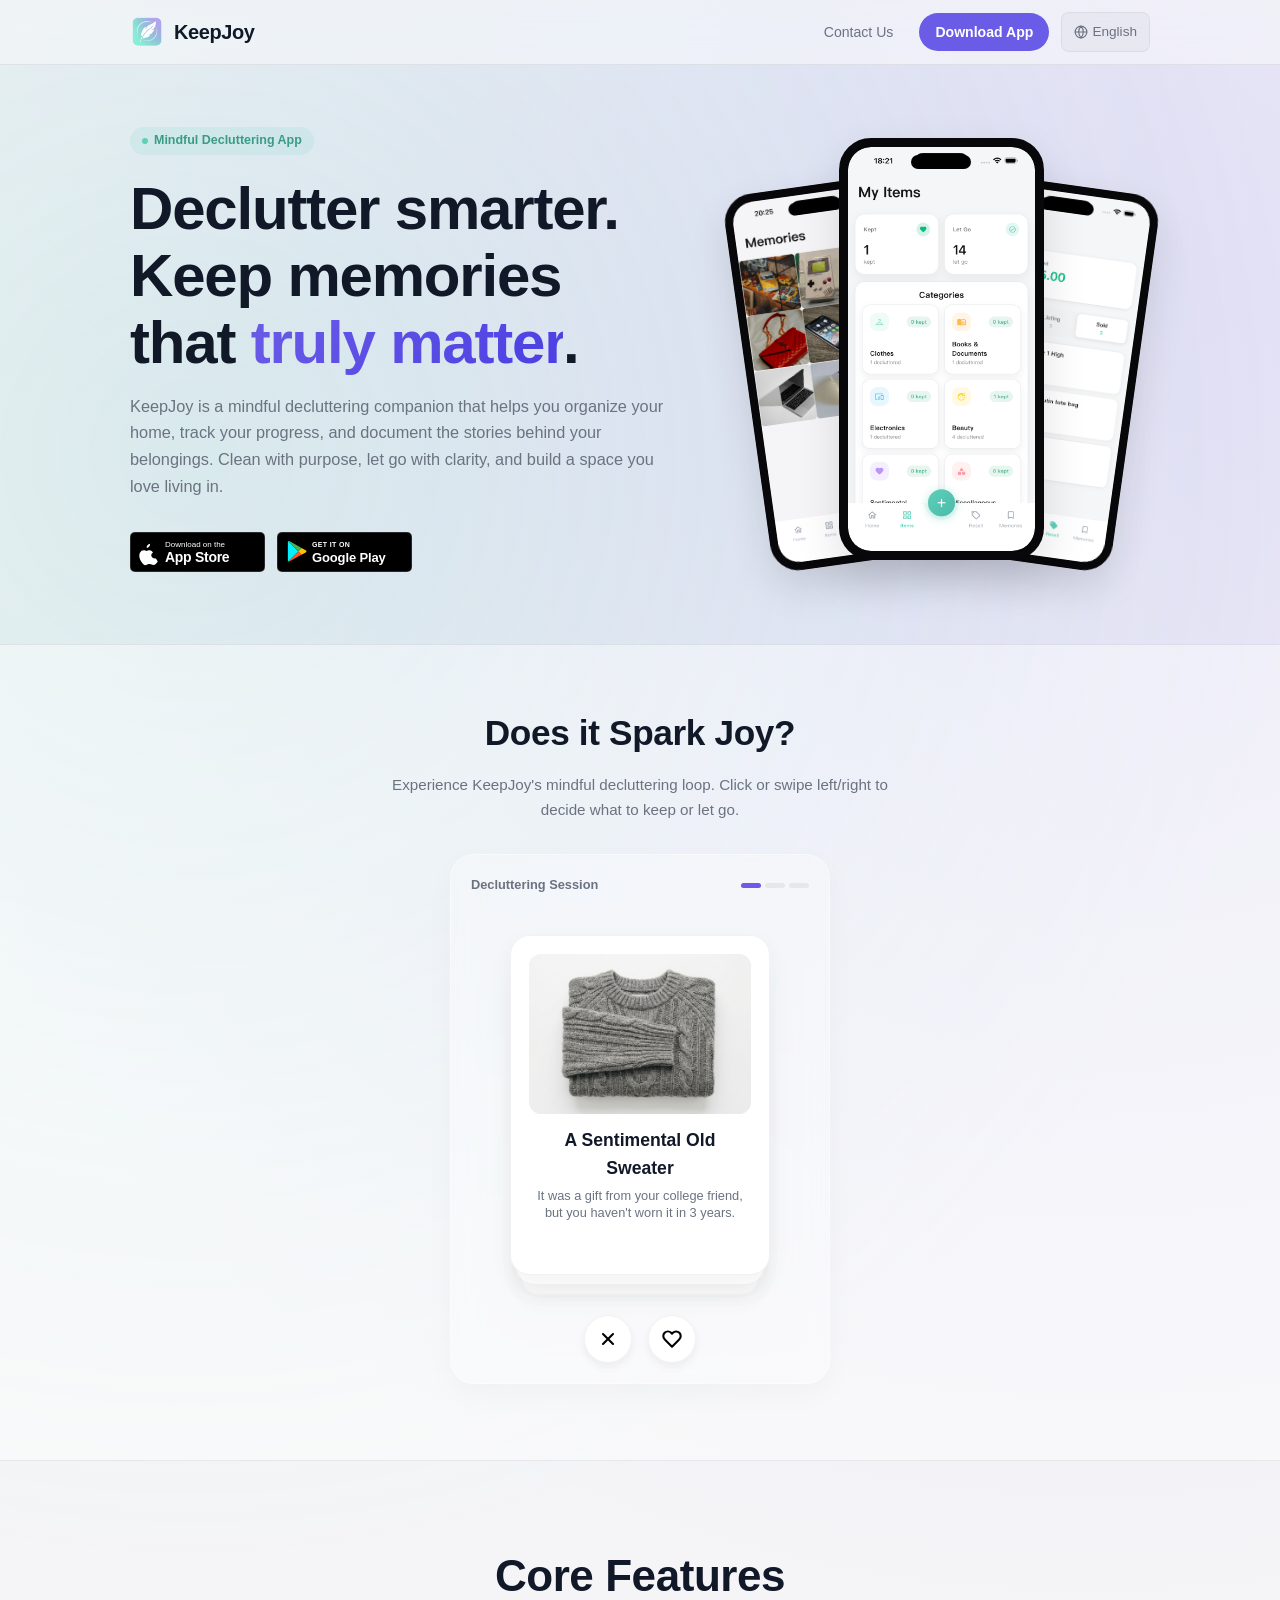
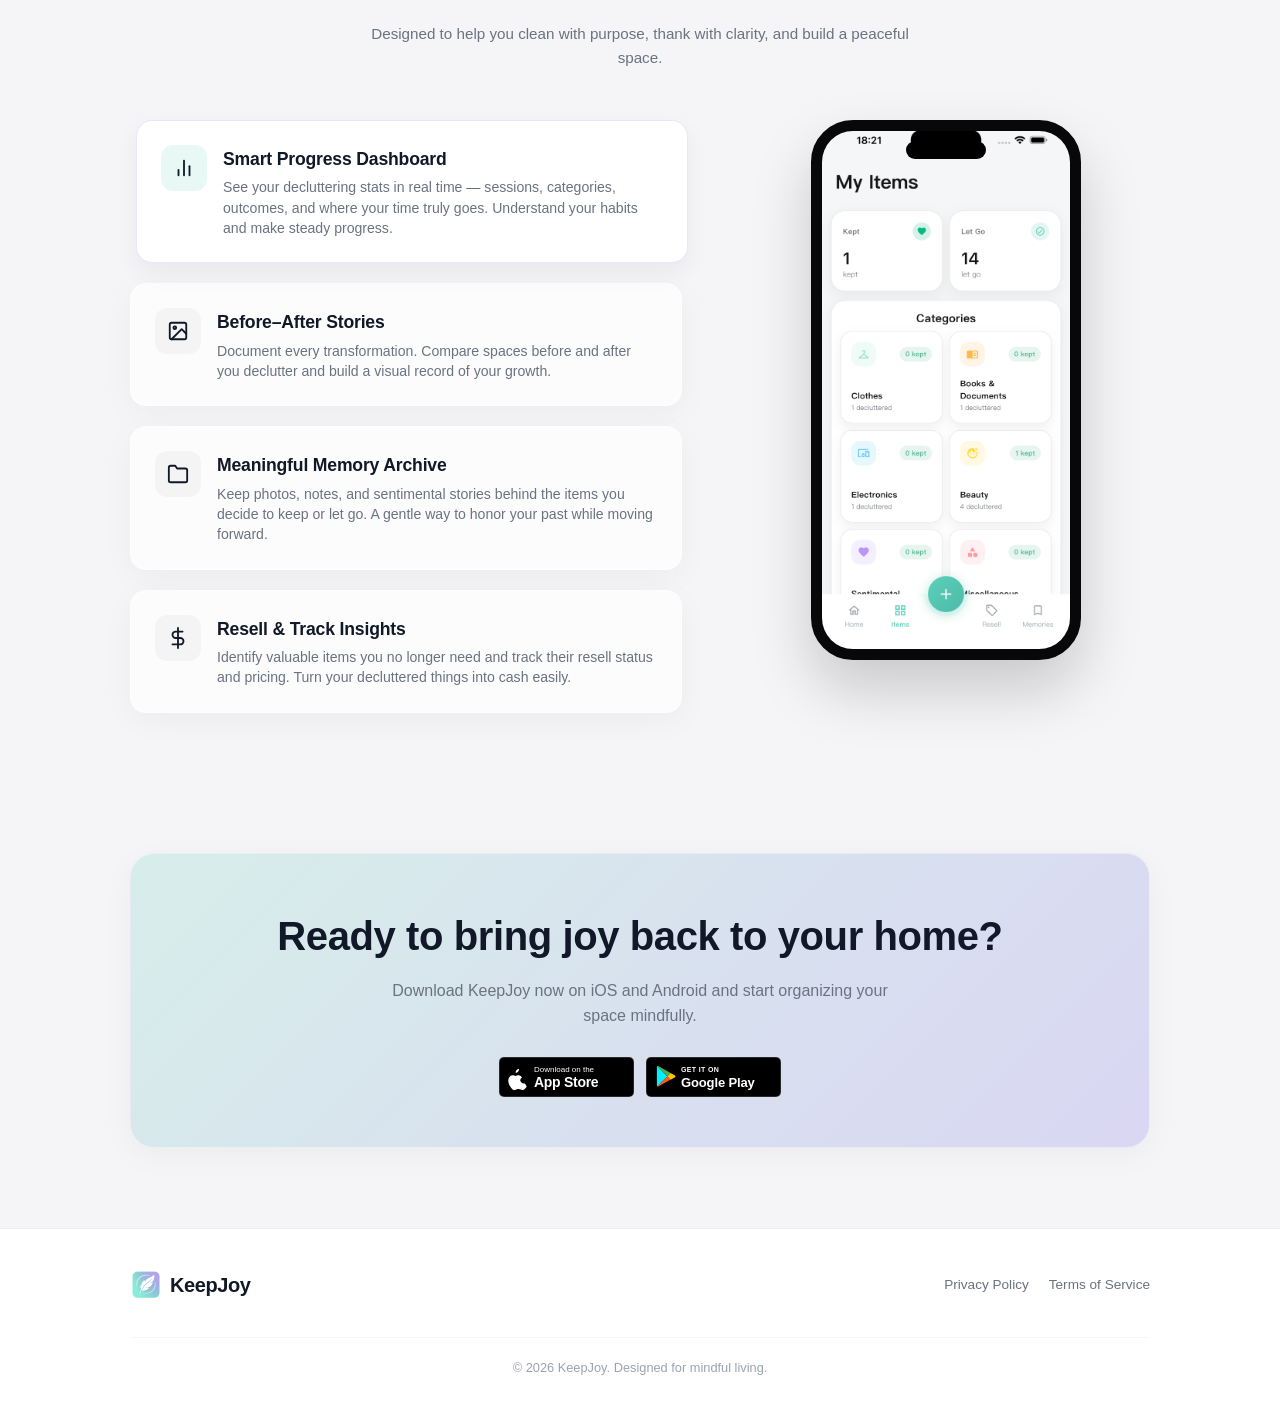
<file: index.html>
<!DOCTYPE html>
<html lang="en">
  <head>
    <meta charset="utf-8" />
    <meta name="viewport" content="width=device-width, initial-scale=1" />
    <title>KeepJoy: Home Declutter — Spark Joy, Keep Memories</title>

    <!-- SEO Meta Tags -->
    <meta name="description" content="KeepJoy helps you declutter your home with joy. Track items, capture before/after photos, and preserve meaningful memories while organizing your space." />
    <meta name="keywords" content="declutter app, home organization, KonMari method, minimalism, organize home, spark joy, decluttering assistant" />
    <meta name="author" content="TheMythandLegend" />
    <link rel="canonical" href="https://www.getkeepjoy.com/" />

    <!-- Open Graph / Facebook -->
    <meta property="og:type" content="website" />
    <meta property="og:url" content="https://www.getkeepjoy.com/" />
    <meta property="og:title" content="KeepJoy: Home Declutter — Spark Joy, Keep Memories" />
    <meta property="og:description" content="KeepJoy helps you declutter your home with joy. Track items, capture before/after photos, and preserve meaningful memories while organizing your space." />
    <meta property="og:image" content="https://www.getkeepjoy.com/logo.png" />

    <!-- Twitter -->
    <meta property="twitter:card" content="summary_large_image" />
    <meta property="twitter:url" content="https://www.getkeepjoy.com/" />
    <meta property="twitter:title" content="KeepJoy: Home Declutter — Spark Joy, Keep Memories" />
    <meta property="twitter:description" content="KeepJoy helps you declutter your home with joy. Track items, capture before/after photos, and preserve meaningful memories while organizing your space." />
    <meta property="twitter:image" content="https://www.getkeepjoy.com/logo.png" />

    <!-- Favicon -->
    <link rel="icon" type="image/png" href="/logo.png" />
    <link rel="apple-touch-icon" href="/logo.png" />

    <link rel="preconnect" href="https://fonts.googleapis.com" />
    <link rel="preconnect" href="https://fonts.gstatic.com" crossorigin />
    
    <!-- Link to style.css -->
    <link rel="stylesheet" href="style.css" />
  </head>
  <body>
    <!-- HEADER -->
    <header class="site-header" id="mainHeader">
      <div class="container nav-wrapper">
        <a href="#" class="logo-link" id="logoLink">
          <img src="logo.png" alt="KeepJoy Logo" class="logo-img" />
          <span class="logo-text">KeepJoy</span>
        </a>
        <div class="nav-right">
          <a href="contact.html" id="nav-contact" class="nav-link">Contact Us</a>
          <a href="download.html" id="nav-download" class="btn-cta">Download App</a>
          
          <!-- Lang Dropdown -->
          <div class="lang-dropdown">
            <button id="langBtn" class="lang-btn" aria-haspopup="true" aria-expanded="false" title="Language">
              <svg width="18" height="18" viewBox="0 0 24 24" fill="none" stroke="currentColor" stroke-width="2" stroke-linecap="round" stroke-linejoin="round">
                <circle cx="12" cy="12" r="10"></circle>
                <line x1="2" y1="12" x2="22" y2="12"></line>
                <path d="M12 2a15.3 15.3 0 0 1 4 10 15.3 15.3 0 0 1-4 10 15.3 15.3 0 0 1-4-10 15.3 15.3 0 0 1 4-10z"></path>
              </svg>
              <span id="lang-label">English</span>
            </button>
            <div id="langMenu" class="lang-menu" role="menu" aria-hidden="true">
              <button data-lang="en" class="lang-option">English</button>
              <button data-lang="zh" class="lang-option">中文</button>
            </div>
          </div>
        </div>
      </div>
    </header>

    <main>
      <!-- HERO SECTION -->
      <section class="hero" aria-label="Introduction">
        <div class="container hero-inner">
          <div class="hero-copy reveal-on-scroll">
            <div class="hero-badge">
              <div class="badge-dot"></div>
              <span id="hero-badge-text">Mindful Decluttering App</span>
            </div>
            <h1 class="hero-title" id="hero-title">Declutter smarter. Keep memories that <span class="gradient">truly matter</span>.</h1>
            <p class="hero-desc" id="hero-desc">
              KeepJoy is a mindful decluttering companion that helps you organize your home, track your progress, and document the stories behind your belongings. Clean with purpose, let go with clarity, and build a space you love living in.
            </p>
            <div class="store-row">
              <a href="https://apps.apple.com/us/app/keepjoy-organize-mindfully/id6755450700" target="_blank" rel="noopener" class="store-badge-official" id="btn-ios" aria-label="Download on iOS App Store">
                <svg xmlns="http://www.w3.org/2000/svg" viewBox="0 0 135 40">
                  <path d="M130,40H5A5,5,0,0,1,0,35V5A5,5,0,0,1,5,0H130a5,5,0,0,1,5,5V35A5,5,0,0,1,130,40Z" fill="#000" stroke="#a6a6a6" stroke-width="0.5"/>
                  <path d="M21.2,23.5a3.8,3.8,0,0,1,1.8-3.1,3.9,3.9,0,0,0-3.1-2.1c-1.3-.1-2.6.7-3.3.7s-1.8-.7-2.9-.7a4.2,4.2,0,0,0-3.6,2.2c-1.6,2.7-.4,6.7,1.1,8.9s3.3,4.2,4.8,3.7,2.1-1.1,3.8-1.1,2.2,1,3.7,1,3.2-1.9,4.2-3.3a8,8,0,0,0-1.9-3.2A4.2,4.2,0,0,1,21.2,23.5ZM19.2,14.6a3.8,3.8,0,0,0,.9-2.8,3.9,3.9,0,0,0-2.5,1.3,3.7,3.7,0,0,0-.9,2.8A3.4,3.4,0,0,0,19.2,14.6Z" fill="#fff"/>
                  <text x="35" y="15" fill="#fff" font-family="-apple-system, BlinkMacSystemFont, 'Segoe UI', Roboto, sans-serif" font-size="8" font-weight="500">Download on the</text>
                  <text x="35" y="30" fill="#fff" font-family="-apple-system, BlinkMacSystemFont, 'Segoe UI', Roboto, sans-serif" font-size="14" font-weight="700" letter-spacing="-0.02em">App Store</text>
                </svg>
              </a>
              <a href="https://play.google.com/store/apps/details?id=com.keepjoy.app&hl=en" target="_blank" rel="noopener" class="store-badge-official" id="btn-android" aria-label="Download on Google Play Store">
                <svg xmlns="http://www.w3.org/2000/svg" viewBox="0 0 135 40">
                  <path d="M130,40H5A5,5,0,0,1,0,35V5A5,5,0,0,1,5,0H130a5,5,0,0,1,5,5V35A5,5,0,0,1,130,40Z" fill="#000" stroke="#a6a6a6" stroke-width="0.5"/>
                  <g transform="translate(10, 8) scale(0.9)">
                    <path d="M1.3,1.1C1.1,1.3,1,1.7,1,2.2v20.4c0,0.5,0.1,0.9,0.3,1.1l0.1,0.1L12.5,12.7v-0.2L1.4,1.1L1.3,1.1z" fill="#00f0ff"/>
                    <path d="M16.2,8.9L12.5,12.5v0.2l3.7,3.6l0.1,0.1l4.4-2.5c1.3-0.7,1.3-1.9,0-2.6L16.2,8.9z" fill="#ffc107"/>
                    <path d="M12.5,12.6L1.4,23.7c0.4,0.4,1,0.4,1.7,0l13.2-7.5L12.5,12.6z" fill="#ff5722"/>
                    <path d="M12.5,12.6L16.3,8.8L3.1,1.3c-0.7-0.4-1.3-0.4-1.7,0L12.5,12.6z" fill="#4caf50"/>
                  </g>
                  <text x="35" y="15" fill="#fff" font-family="-apple-system, BlinkMacSystemFont, 'Segoe UI', Roboto, sans-serif" font-size="7" font-weight="600" letter-spacing="0.05em">GET IT ON</text>
                  <text x="35" y="30" fill="#fff" font-family="-apple-system, BlinkMacSystemFont, 'Segoe UI', Roboto, sans-serif" font-size="13" font-weight="700" letter-spacing="-0.01em">Google Play</text>
                </svg>
              </a>
            </div>
          </div>
          
          <div class="hero-mockups reveal-on-scroll">
            <div class="phone-mockup mockup-left" data-shot data-en="assets/screenshots/en/memories.png" data-zh="assets/screenshots/zh/memories.png">
              <img src="assets/screenshots/en/memories.png" alt="Memories Screenshot" />
            </div>
            <div class="phone-mockup mockup-center" data-shot data-en="assets/screenshots/en/items.png" data-zh="assets/screenshots/zh/home.png">
              <img src="assets/screenshots/en/items.png" alt="Dashboard Screenshot" />
            </div>
            <div class="phone-mockup mockup-right" data-shot data-en="assets/screenshots/en/resell.png" data-zh="assets/screenshots/zh/resell.png">
              <img src="assets/screenshots/en/resell.png" alt="Resell Screenshot" />
            </div>
          </div>
        </div>
      </section>

      <!-- INTERACTIVE "SPARK JOY" GAME SECTION -->
      <section class="interactive-demo" aria-label="Interactive Game Demo">
        <div class="container demo-wrapper">
          <h2 class="demo-title" id="demo-title">Does it Spark Joy?</h2>
          <p class="demo-subtitle" id="demo-subtitle">Experience KeepJoy's mindful decluttering loop. Click or swipe left/right to decide what to keep or let go.</p>
          
          <div class="game-viewport">
            <div class="demo-glass-panel">
              <div class="game-score-row">
                <span id="game-status-label">Decluttering Session</span>
                <div class="progress-indicator">
                  <div class="progress-dot active" id="dot-0"></div>
                  <div class="progress-dot" id="dot-1"></div>
                  <div class="progress-dot" id="dot-2"></div>
                </div>
              </div>
              
              <div class="card-container" id="cardContainer">
                <!-- Card 3 -->
                <div class="game-card stacked-2" id="card-2" data-index="2">
                  <div class="card-item-image">
                    <img src="assets/images/ticket.png" alt="Concert Ticket" style="width: 100%; height: 100%; object-fit: cover; border-radius: 12px;" />
                  </div>
                  <div class="card-item-name" id="item-name-2">A Faded Concert Ticket</div>
                  <div class="card-item-story" id="item-story-2">A legendary night with friends, but the ink is barely readable now.</div>
                </div>
                <!-- Card 2 -->
                <div class="game-card stacked-1" id="card-1" data-index="1">
                  <div class="card-item-image">
                    <img src="assets/images/mug.png" alt="Coffee Mug" style="width: 100%; height: 100%; object-fit: cover; border-radius: 12px;" />
                  </div>
                  <div class="card-item-name" id="item-name-1">An Expired Coffee Mug</div>
                  <div class="card-item-story" id="item-story-1">Reminds you of your old office. It has a tiny chip on the rim.</div>
                </div>
                <!-- Card 1 -->
                <div class="game-card" id="card-0" data-index="0">
                  <div class="card-item-image">
                    <img src="assets/images/sweater.png" alt="Sentimental Old Sweater" style="width: 100%; height: 100%; object-fit: cover; border-radius: 12px;" />
                  </div>
                  <div class="card-item-name" id="item-name-0">A Sentimental Old Sweater</div>
                  <div class="card-item-story" id="item-story-0">It was a gift from your college friend, but you haven't worn it in 3 years.</div>
                </div>
              </div>
              
              <div class="game-controls" id="gameControls">
                <button class="btn-game let-go" id="btnLetGo" title="Let Go & Thank" aria-label="Thank and Discard">
                  <svg width="20" height="20" viewBox="0 0 24 24" fill="none" stroke="currentColor" stroke-width="2.5" stroke-linecap="round" stroke-linejoin="round">
                    <line x1="18" y1="6" x2="6" y2="18"></line>
                    <line x1="6" y1="6" x2="18" y2="18"></line>
                  </svg>
                </button>
                <button class="btn-game spark-joy" id="btnSparkJoy" title="Sparks Joy!" aria-label="Sparks Joy and Keep">
                  <svg width="20" height="20" viewBox="0 0 24 24" fill="none" stroke="currentColor" stroke-width="2.5" stroke-linecap="round" stroke-linejoin="round">
                    <path d="M20.84 4.61a5.5 5.5 0 0 0-7.78 0L12 5.67l-1.06-1.06a5.5 5.5 0 0 0-7.78 7.78l1.06 1.06L12 21.23l7.78-7.78 1.06-1.06a5.5 5.5 0 0 0 0-7.78z"></path>
                  </svg>
                </button>
              </div>
            </div>
          </div>
        </div>
      </section>

      <!-- FEATURES SHOWCASE (INTEGRATED SMART SCREEN SLIDER) -->
      <section class="features-section" id="features" aria-label="App Features">
        <div class="container">
          <div class="features-header reveal-on-scroll">
            <h2 class="section-title" id="features-title">Core Features</h2>
            <p class="section-desc" id="features-subtitle">Designed to help you clean with purpose, thank with clarity, and build a peaceful space.</p>
          </div>
          
          <div class="features-layout reveal-on-scroll">
            <div class="features-list">
              <!-- Feature 1 -->
              <div class="showcase-card active" data-index="0">
                <div class="feature-icon-box">
                  <svg width="22" height="22" viewBox="0 0 24 24" fill="none" stroke="currentColor" stroke-width="2" stroke-linecap="round" stroke-linejoin="round">
                    <line x1="18" y1="20" x2="18" y2="10"></line>
                    <line x1="12" y1="20" x2="12" y2="4"></line>
                    <line x1="6" y1="20" x2="6" y2="14"></line>
                  </svg>
                </div>
                <div class="feature-card-content">
                  <h3 id="card1-title">Smart Progress Dashboard</h3>
                  <p id="card1-desc">See your decluttering stats in real time — sessions, categories, outcomes, and where your time truly goes. Understand your habits and make steady progress.</p>
                </div>
              </div>
              
              <!-- Feature 2 -->
              <div class="showcase-card" data-index="1">
                <div class="feature-icon-box">
                  <svg width="22" height="22" viewBox="0 0 24 24" fill="none" stroke="currentColor" stroke-width="2" stroke-linecap="round" stroke-linejoin="round">
                    <rect x="3" y="3" width="18" height="18" rx="2" ry="2"></rect>
                    <circle cx="8.5" cy="8.5" r="1.5"></circle>
                    <polyline points="21 15 16 10 5 21"></polyline>
                  </svg>
                </div>
                <div class="feature-card-content">
                  <h3 id="card2-title">Before–After Stories</h3>
                  <p id="card2-desc">Document every transformation. Compare spaces before and after you declutter and build a visual record of your growth.</p>
                </div>
              </div>
              
              <!-- Feature 3 -->
              <div class="showcase-card" data-index="2">
                <div class="feature-icon-box">
                  <svg width="22" height="22" viewBox="0 0 24 24" fill="none" stroke="currentColor" stroke-width="2" stroke-linecap="round" stroke-linejoin="round">
                    <path d="M22 19a2 2 0 0 1-2 2H4a2 2 0 0 1-2-2V5a2 2 0 0 1 2-2h5l2 3h9a2 2 0 0 1 2 2z"></path>
                  </svg>
                </div>
                <div class="feature-card-content">
                  <h3 id="card3-title">Meaningful Memory Archive</h3>
                  <p id="card3-desc">Keep photos, notes, and sentimental stories behind the items you decide to keep or let go. A gentle way to honor your past while moving forward.</p>
                </div>
              </div>

              <!-- Feature 4 -->
              <div class="showcase-card" data-index="3">
                <div class="feature-icon-box">
                  <svg width="22" height="22" viewBox="0 0 24 24" fill="none" stroke="currentColor" stroke-width="2" stroke-linecap="round" stroke-linejoin="round">
                    <line x1="12" y1="1" x2="12" y2="23"></line>
                    <path d="M17 5H9.5a3.5 3.5 0 0 0 0 7h5a3.5 3.5 0 0 1 0 7H6"></path>
                  </svg>
                </div>
                <div class="feature-card-content">
                  <h3 id="card4-title">Resell & Track Insights</h3>
                  <p id="card4-desc">Identify valuable items you no longer need and track their resell status and pricing. Turn your decluttered things into cash easily.</p>
                </div>
              </div>
            </div>
            
            <!-- Sticky Smart Phone mockup updating image slider -->
            <div class="showcase-sticky-phone">
              <div class="phone-solo-frame">
                <div class="phone-screen-slider" id="phoneSlider">
                  <img src="assets/screenshots/en/items.png" alt="Home Dashboard" class="phone-screen-img" data-shot data-en="assets/screenshots/en/items.png" data-zh="assets/screenshots/zh/home.png" />
                  <img src="assets/screenshots/en/memories-timeline.png" alt="Monthly Progress" class="phone-screen-img" data-shot data-en="assets/screenshots/en/memories-timeline.png" data-zh="assets/screenshots/zh/monthly-progress.png" />
                  <img src="assets/screenshots/en/memories.png" alt="Memories Archive" class="phone-screen-img" data-shot data-en="assets/screenshots/en/memories.png" data-zh="assets/screenshots/zh/memories.png" />
                  <img src="assets/screenshots/en/resell.png" alt="Resell Insights" class="phone-screen-img" data-shot data-en="assets/screenshots/en/resell.png" data-zh="assets/screenshots/zh/resell.png" />
                </div>
              </div>
            </div>
          </div>
        </div>
      </section>

      <!-- CTA DOWNLOAD SECTION -->
      <section class="download-band" aria-label="Download CTA Banner">
        <div class="container">
          <div class="download-card reveal-on-scroll">
            <h2 id="cta-download-title">Ready to bring joy back to your home?</h2>
            <p id="cta-download-desc">Download KeepJoy now on iOS and Android and start organizing your space mindfully.</p>
            <div class="store-row">
              <a href="https://apps.apple.com/us/app/keepjoy-organize-mindfully/id6755450700" target="_blank" rel="noopener" class="store-badge-official" id="btn-ios-cta" aria-label="Download on iOS App Store">
                <svg xmlns="http://www.w3.org/2000/svg" viewBox="0 0 135 40">
                  <path d="M130,40H5A5,5,0,0,1,0,35V5A5,5,0,0,1,5,0H130a5,5,0,0,1,5,5V35A5,5,0,0,1,130,40Z" fill="#000" stroke="#a6a6a6" stroke-width="0.5"/>
                  <path d="M21.2,23.5a3.8,3.8,0,0,1,1.8-3.1,3.9,3.9,0,0,0-3.1-2.1c-1.3-.1-2.6.7-3.3.7s-1.8-.7-2.9-.7a4.2,4.2,0,0,0-3.6,2.2c-1.6,2.7-.4,6.7,1.1,8.9s3.3,4.2,4.8,3.7,2.1-1.1,3.8-1.1,2.2,1,3.7,1,3.2-1.9,4.2-3.3a8,8,0,0,0-1.9-3.2A4.2,4.2,0,0,1,21.2,23.5ZM19.2,14.6a3.8,3.8,0,0,0,.9-2.8,3.9,3.9,0,0,0-2.5,1.3,3.7,3.7,0,0,0-.9,2.8A3.4,3.4,0,0,0,19.2,14.6Z" fill="#fff"/>
                  <text x="35" y="15" fill="#fff" font-family="-apple-system, BlinkMacSystemFont, 'Segoe UI', Roboto, sans-serif" font-size="8" font-weight="500">Download on the</text>
                  <text x="35" y="30" fill="#fff" font-family="-apple-system, BlinkMacSystemFont, 'Segoe UI', Roboto, sans-serif" font-size="14" font-weight="700" letter-spacing="-0.02em">App Store</text>
                </svg>
              </a>
              <a href="https://play.google.com/store/apps/details?id=com.keepjoy.app&hl=en" target="_blank" rel="noopener" class="store-badge-official" id="btn-android-cta" aria-label="Download on Google Play Store">
                <svg xmlns="http://www.w3.org/2000/svg" viewBox="0 0 135 40">
                  <path d="M130,40H5A5,5,0,0,1,0,35V5A5,5,0,0,1,5,0H130a5,5,0,0,1,5,5V35A5,5,0,0,1,130,40Z" fill="#000" stroke="#a6a6a6" stroke-width="0.5"/>
                  <g transform="translate(10, 8) scale(0.9)">
                    <path d="M1.3,1.1C1.1,1.3,1,1.7,1,2.2v20.4c0,0.5,0.1,0.9,0.3,1.1l0.1,0.1L12.5,12.7v-0.2L1.4,1.1L1.3,1.1z" fill="#00f0ff"/>
                    <path d="M16.2,8.9L12.5,12.5v0.2l3.7,3.6l0.1,0.1l4.4-2.5c1.3-0.7,1.3-1.9,0-2.6L16.2,8.9z" fill="#ffc107"/>
                    <path d="M12.5,12.6L1.4,23.7c0.4,0.4,1,0.4,1.7,0l13.2-7.5L12.5,12.6z" fill="#ff5722"/>
                    <path d="M12.5,12.6L16.3,8.8L3.1,1.3c-0.7-0.4-1.3-0.4-1.7,0L12.5,12.6z" fill="#4caf50"/>
                  </g>
                  <text x="35" y="15" fill="#fff" font-family="-apple-system, BlinkMacSystemFont, 'Segoe UI', Roboto, sans-serif" font-size="7" font-weight="600" letter-spacing="0.05em">GET IT ON</text>
                  <text x="35" y="30" fill="#fff" font-family="-apple-system, BlinkMacSystemFont, 'Segoe UI', Roboto, sans-serif" font-size="13" font-weight="700" letter-spacing="-0.01em">Google Play</text>
                </svg>
              </a>
            </div>
          </div>
        </div>
      </section>
    </main>

    <!-- FOOTER -->
    <footer class="site-footer">
      <div class="container footer-inner">
        <a href="#" class="footer-logo">
          <img src="logo.png" alt="KeepJoy Logo" style="height:32px; width:32px; border-radius:8px" />
          <span class="logo-text">KeepJoy</span>
        </a>
        <div class="footer-links">
          <a href="privacy.html" id="footer-privacy">Privacy Policy</a>
          <a href="terms.html" id="footer-terms">Terms of Service</a>
        </div>
        <p class="copyright">
          &copy; <span id="year"></span> KeepJoy. <span id="footer-text">Designed for mindful living.</span>
        </p>
      </div>
    </footer>

    <!-- INTERACTIVE SCRIPTS -->
    <script>
      // Page translations mapping
      const translations = {
        en: {
          'lang-label': 'English',
          'hero-badge-text': 'Mindful Decluttering App',
          'hero-title': 'Declutter smarter. Keep memories that truly matter.',
          'hero-desc': 'KeepJoy is a mindful decluttering companion that helps you organize your home, track your progress, and document the stories behind your belongings. Clean with purpose, let go with clarity, and build a space you love living in.',
          'demo-title': 'Does it Spark Joy?',
          'demo-subtitle': 'Experience KeepJoy\'s mindful decluttering loop. Click or swipe left/right to decide what to keep or let go.',
          'game-status-label': 'Decluttering Session',
          'item-name-0': 'A Sentimental Old Sweater',
          'item-story-0': 'It was a gift from your college friend, but you haven\'t worn it in 3 years.',
          'item-name-1': 'An Expired Coffee Mug',
          'item-story-1': 'Reminds you of your old office. It has a tiny chip on the rim.',
          'item-name-2': 'A Faded Concert Ticket',
          'item-story-2': 'A legendary night with friends, but the ink is barely readable now.',
          'features-title': 'Core Features',
          'features-subtitle': 'Designed to help you clean with purpose, thank with clarity, and build a peaceful space.',
          'card1-title': 'Smart Progress Dashboard',
          'card1-desc': 'See your decluttering stats in real time — sessions, categories, outcomes, and where your time truly goes. Understand your habits and make steady progress.',
          'card2-title': 'Before–After Stories',
          'card2-desc': 'Document every transformation. Compare spaces before and after you declutter and build a visual record of your growth.',
          'card3-title': 'Meaningful Memory Archive',
          'card3-desc': 'Keep photos, notes, and sentimental stories behind the items you decide to keep or let go. A gentle way to honor your past while moving forward.',
          'card4-title': 'Resell & Track Insights',
          'card4-desc': 'Identify valuable items you no longer need and track their resell status and pricing. Turn your decluttered things into cash easily.',
          'cta-download-title': 'Ready to bring joy back to your home?',
          'cta-download-desc': 'Download KeepJoy now on iOS and Android and start organizing your space mindfully.',
          'footer-privacy': 'Privacy Policy',
          'footer-terms': 'Terms of Service',
          'footer-text': 'Designed for mindful living.',
          'nav-contact': 'Contact Us',
          'nav-download': 'Download App'
        },
        zh: {
          'lang-label': '中文',
          'hero-badge-text': '正念整理规划应用',
          'hero-title': '更聪明地整理，留住真正重要的回忆。',
          'hero-desc': '喜物收纳 - 整理规划与断舍离助手是一款有意识整理 App，帮助你规划整理、记录前后变化、追踪成果，并保存物品背后的故事。带着目的去清理，用清晰的心态放手，打造一个让你真正喜爱的生活空间。',
          'demo-title': '它能带给你喜悦吗？',
          'demo-subtitle': '体验喜物收纳的断舍离法则。点击按钮或左右拖动卡片，决定留下还是致谢并放手。',
          'game-status-label': '收纳整理进行中',
          'item-name-0': '充满回忆的旧毛衣',
          'item-story-0': '大学好友送的礼物，但你已经三年没有穿过它了。',
          'item-name-1': '缺了小角的马克杯',
          'item-story-1': '让你想起以前的办公室。杯沿上有一处不起眼的小小裂口。',
          'item-name-2': '褪色的演唱会门票',
          'item-story-2': '和挚友度过的无价音乐之夜，只是票面上的墨水已经模糊不清。',
          'features-title': '核心亮点',
          'features-subtitle': '帮您有目的地收纳，清晰地释怀，重获清爽舒畅的家居空间。',
          'card1-title': '智能进度仪表盘',
          'card1-desc': '实时推估整理会话、分类、收纳处理结果。帮您剖析整理习惯，稳步前行。',
          'card2-title': '空间前后变化对比',
          'card2-desc': '记录每一次清扫转变。直观对比房间整理前后的样貌，构筑视觉化的成长日志。',
          'card3-title': '喜物故事档案馆',
          'card3-desc': '记录物品背后的文字、照片与情感记忆。无论是保留还是断舍离，都温柔保存这一刻的感动。',
          'card4-title': '二手转售与追踪',
          'card4-desc': '轻松盘点闲置并有价值的物品，登记转售金额与状态。让旧物断舍离变为惊喜收益。',
          'cta-download-title': '准备好让家重新焕发喜悦了吗？',
          'cta-download-desc': '现在就在 iOS 与 Android 上下载“喜物收纳”，开启轻松舒心的有意识生活。',
          'footer-privacy': '隐私政策',
          'footer-terms': '服务条款',
          'footer-text': '为有意识的生活而生。',
          'nav-contact': '联系我们',
          'nav-download': '下载应用'
        }
      };

      let currentLang = 'en';

      function setLanguage(lang) {
        if (!lang) return;
        currentLang = lang;
        updatePageLanguage();
        localStorage.setItem('language', lang);
      }

      function updateLinksForLang(lang) {
        const privacy = document.getElementById('footer-privacy');
        const terms = document.getElementById('footer-terms');
        if (privacy) privacy.href = (lang === 'zh') ? 'privacy_zh.html' : 'privacy.html';
        if (terms) terms.href = (lang === 'zh') ? 'terms_zh.html' : 'terms.html';
      }

      function updatePageLanguage() {
        const t = translations[currentLang];
        
        // Translate elements by ID
        Object.keys(t).forEach(key => {
          const el = document.getElementById(key);
          if (el) el.textContent = t[key];
        });
        
        // Update shots based on language
        document.querySelectorAll('[data-shot]').forEach((card) => {
          const img = card.querySelector('img') || card; // supports both figure container and standalone img
          if (!img || img.tagName.toLowerCase() !== 'img') return;
          img.src = currentLang === 'zh' ? card.dataset.zh : card.dataset.en;
        });
        
        document.documentElement.lang = currentLang;
        updateLinksForLang(currentLang);
      }

      // Wire up language switcher
      (function(){
        const langBtn = document.getElementById('langBtn');
        const langMenu = document.getElementById('langMenu');
        if(!langBtn || !langMenu) return;
        
        langBtn.addEventListener('click', (e) => {
          e.stopPropagation();
          const show = langMenu.classList.toggle('show');
          langBtn.setAttribute('aria-expanded', show ? 'true' : 'false');
          langMenu.setAttribute('aria-hidden', show ? 'false' : 'true');
        });
        
        langMenu.addEventListener('click', (e) => {
          const btn = e.target.closest('button[data-lang]');
          if(!btn) return;
          const lang = btn.getAttribute('data-lang');
          setLanguage(lang);
          langMenu.classList.remove('show');
          langBtn.setAttribute('aria-expanded', 'false');
          langMenu.setAttribute('aria-hidden', 'true');
        });
        
        document.addEventListener('click', (e) => {
          if(!langMenu.classList.contains('show')) return;
          if(!e.target.closest('.lang-dropdown')){
            langMenu.classList.remove('show');
            langBtn.setAttribute('aria-expanded', 'false');
            langMenu.setAttribute('aria-hidden', 'true');
          }
        });
      })();

      // Set copyright year
      document.getElementById("year").textContent = new Date().getFullYear();
      
      // Load language preference
      const savedLang = localStorage.getItem('language');
      if (savedLang) {
        currentLang = savedLang;
        updatePageLanguage();
      } else {
        // Fallback check browser language
        const userLang = navigator.language || navigator.userLanguage;
        if (userLang && userLang.toLowerCase().startsWith('zh')) {
          currentLang = 'zh';
          updatePageLanguage();
        }
      }
    </script>

    <!-- INTERACTIVE FEATURE SCREEN SLIDER -->
    <script>
      (function() {
        const cards = document.querySelectorAll('.showcase-card');
        const slider = document.getElementById('phoneSlider');
        
        cards.forEach(card => {
          card.addEventListener('click', () => {
            // Remove active class from all
            cards.forEach(c => c.classList.remove('active'));
            // Add to clicked
            card.classList.add('active');
            
            const index = card.getAttribute('data-index');
            // Move slide
            if(slider) {
              slider.style.transform = `translateX(-${index * 100}%)`;
            }
          });
        });
      })();
    </script>

    <!-- INTERACTIVE "SPARK JOY" GAME SCRIPT -->
    <script>
      (function() {
        const cardContainer = document.getElementById('cardContainer');
        const btnLetGo = document.getElementById('btnLetGo');
        const btnSparkJoy = document.getElementById('btnSparkJoy');
        const gameControls = document.getElementById('gameControls');
        
        let currentIndex = 0;
        const totalCards = 3;
        
        function handleSwipe(isRight) {
          const activeCard = document.getElementById(`card-${currentIndex}`);
          if (!activeCard) return;
          
          // Disable button triggers during transition
          btnLetGo.disabled = true;
          btnSparkJoy.disabled = true;
          
          // Apply swipe animation styles
          if (isRight) {
            activeCard.classList.add('swipe-right-anim');
            createParticles(activeCard, true, '#5ECFB8');
          } else {
            activeCard.classList.add('swipe-left-anim');
            createParticles(activeCard, false, '#FF5A79');
          }
          
          // Update indicators
          const dot = document.getElementById(`dot-${currentIndex}`);
          if (dot) {
            dot.classList.remove('active');
            dot.classList.add('completed');
          }
          
          currentIndex++;
          
          // Highlight next indicator if exists
          if (currentIndex < totalCards) {
            const nextDot = document.getElementById(`dot-${currentIndex}`);
            if (nextDot) nextDot.classList.add('active');
          }
          
          // Elevate next card
          const nextCard = document.getElementById(`card-${currentIndex}`);
          if (nextCard) {
            nextCard.classList.remove('stacked-1');
            nextCard.style.zIndex = '3';
            
            const thirdCard = document.getElementById(`card-${currentIndex + 1}`);
            if (thirdCard) {
              thirdCard.classList.remove('stacked-2');
              thirdCard.classList.add('stacked-1');
              thirdCard.style.zIndex = '2';
            }
          }
          
          setTimeout(() => {
            activeCard.remove();
            
            // If all cards finished, show complete screen
            if (currentIndex >= totalCards) {
              showFinishScreen();
            } else {
              btnLetGo.disabled = false;
              btnSparkJoy.disabled = false;
            }
          }, 450);
        }
        
        function createParticles(element, isRight, color) {
          const rect = element.getBoundingClientRect();
          const cardX = rect.left + rect.width / 2;
          const cardY = rect.top + rect.height / 2;
          
          for (let i = 0; i < 15; i++) {
            const particle = document.createElement('div');
            particle.style.position = 'fixed';
            particle.style.left = `${cardX}px`;
            particle.style.top = `${cardY}px`;
            particle.style.width = `${Math.random() * 8 + 4}px`;
            particle.style.height = particle.style.width;
            particle.style.borderRadius = isRight ? '50%' : '2px';
            particle.style.backgroundColor = color;
            particle.style.pointerEvents = 'none';
            particle.style.zIndex = '999';
            particle.style.transition = 'all 0.8s cubic-bezier(0.1, 0.8, 0.25, 1)';
            document.body.appendChild(particle);
            
            const destX = (Math.random() - 0.5) * 300;
            const destY = (Math.random() - 0.5) * 300 - 50;
            
            setTimeout(() => {
              particle.style.transform = `translate(${destX}px, ${destY}px) scale(0) rotate(${Math.random() * 360}deg)`;
              particle.style.opacity = '0';
            }, 10);
            
            setTimeout(() => {
              particle.remove();
            }, 800);
          }
        }
        
        function showFinishScreen() {
          gameControls.style.display = 'none';
          
          const titleText = currentLang === 'zh' ? '整理完成！' : 'Tidying Complete!';
          const descText = currentLang === 'zh' 
            ? '你整理了 3 件物品！将充满回忆的物品拍照并记录在喜物收纳的“回忆档案馆”中，便能安心放手。' 
            : 'You tidied 3 items! Save photos and notes of sentimental items in KeepJoy\'s Memory Archive so you can let go with peace of mind.';
          const downloadBtnText = currentLang === 'zh' ? '下载应用，封存回忆' : 'Download App & Keep Memories';
          const restartBtnText = currentLang === 'zh' ? '再次整理' : 'Tidy Again';
          
          cardContainer.innerHTML = `
            <div class="game-finished-screen">
              <div class="sparkle-icon" style="color: var(--brand-mint); margin-bottom: 16px;">
                <svg width="48" height="48" viewBox="0 0 24 24" fill="none" stroke="currentColor" stroke-width="2" stroke-linecap="round" stroke-linejoin="round">
                  <path d="M22 11.08V12a10 10 0 1 1-5.93-9.14"></path>
                  <polyline points="22 4 12 14.01 9 11.01"></polyline>
                </svg>
              </div>
              <h3 class="finish-title">${titleText}</h3>
              <p class="finish-desc">${descText}</p>
              <div style="display:flex; flex-direction:column; gap:12px; width:100%">
                <a href="download.html" class="btn-cta" style="width:100%; min-height:48px">${downloadBtnText}</a>
                <button id="btnRestart" style="font-size:0.85rem; color:var(--text-2); text-decoration:underline; cursor:pointer">${restartBtnText}</button>
              </div>
            </div>
          `;
          
          document.getElementById('btnRestart').addEventListener('click', () => {
            location.reload();
          });
        }
        
        // Button actions
        btnLetGo.addEventListener('click', () => handleSwipe(false));
        btnSparkJoy.addEventListener('click', () => handleSwipe(true));
        
        // Pointer swiping drag implementation
        let activeCardEl = document.getElementById('card-0');
        let isDragging = false;
        let startX = 0;
        let currentX = 0;
        
        function setupDragListeners() {
          const card = document.getElementById(`card-${currentIndex}`);
          if (!card) return;
          
          card.addEventListener('pointerdown', (e) => {
            if (currentIndex >= totalCards) return;
            isDragging = true;
            startX = e.clientX;
            card.style.transition = 'none';
            card.setPointerCapture(e.pointerId);
          });
          
          card.addEventListener('pointermove', (e) => {
            if (!isDragging) return;
            currentX = e.clientX - startX;
            const rotate = currentX * 0.08;
            card.style.transform = `translateX(${currentX}px) rotate(${rotate}deg)`;
            
            // Add subtle overlay colors based on swipe direction
            if (currentX > 30) {
              card.style.borderColor = 'rgba(0, 177, 113, 0.4)';
            } else if (currentX < -30) {
              card.style.borderColor = 'rgba(255, 90, 121, 0.4)';
            } else {
              card.style.borderColor = 'rgba(0, 0, 0, 0.05)';
            }
          });
          
          card.addEventListener('pointerup', (e) => {
            if (!isDragging) return;
            isDragging = false;
            card.style.transition = '';
            
            if (currentX > 110) {
              handleSwipe(true);
            } else if (currentX < -110) {
              handleSwipe(false);
            } else {
              // Return card to original spot
              card.style.transform = '';
              card.style.borderColor = 'rgba(0, 0, 0, 0.05)';
            }
            currentX = 0;
          });
        }
        
        // Setup initial listeners
        setupDragListeners();
        
        // Setup observer to wire drag listeners on new cards
        const observer = new MutationObserver(() => {
          if (currentIndex < totalCards) {
            setupDragListeners();
          }
        });
        observer.observe(cardContainer, { childList: true });
        
      })();
    </script>

    <!-- SCROLL REVEAL UTILITY -->
    <script>
      (function() {
        const reveals = document.querySelectorAll('.reveal-on-scroll');
        
        function checkScroll() {
          const trigger = window.innerHeight * 0.85;
          reveals.forEach(el => {
            const top = el.getBoundingClientRect().top;
            if (top < trigger) {
              el.classList.add('visible');
            }
          });
        }
        
        window.addEventListener('scroll', checkScroll);
        // Run once initially
        checkScroll();
      })();
    </script>
    
    <!-- Header scroll visual tweak -->
    <script>
      window.addEventListener('scroll', () => {
        const header = document.getElementById('mainHeader');
        if (window.scrollY > 30) {
          header.classList.add('scrolled');
        } else {
          header.classList.remove('scrolled');
        }
      });
    </script>
  </body>
</html>
</file>
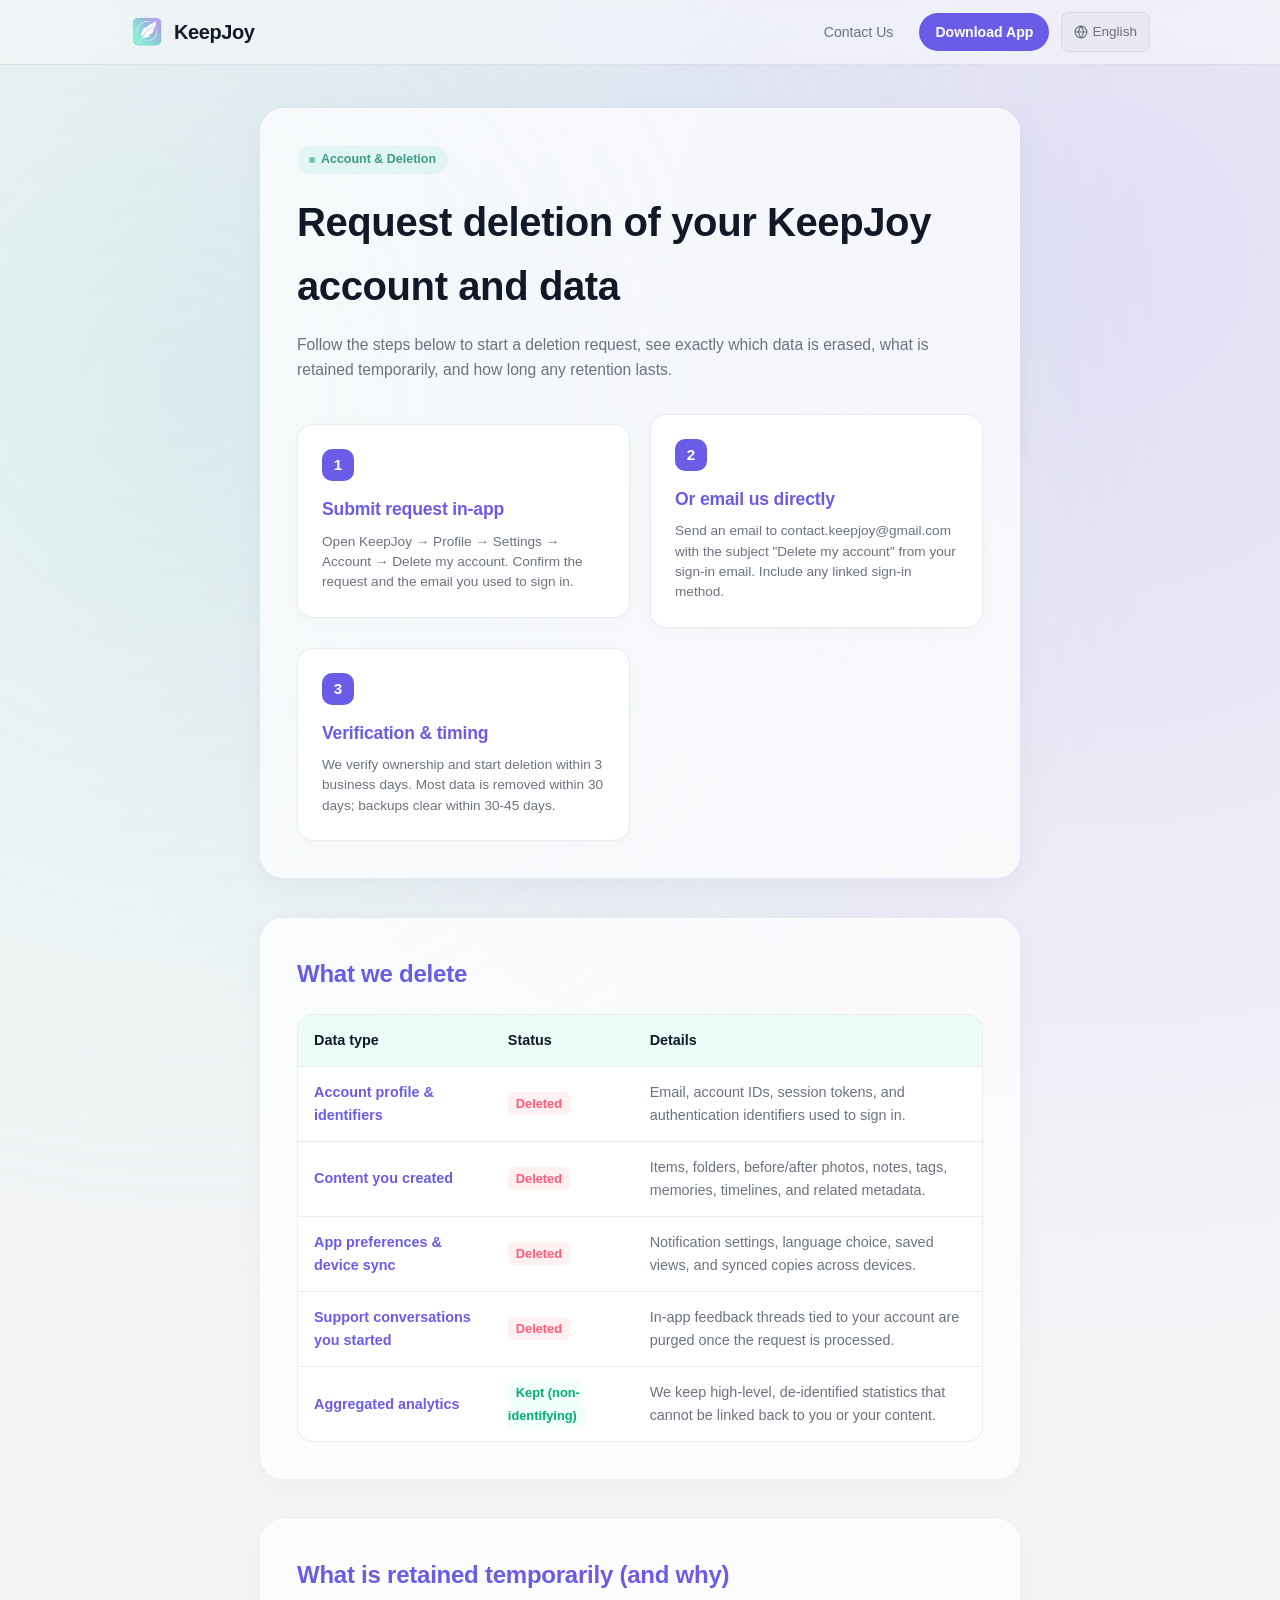
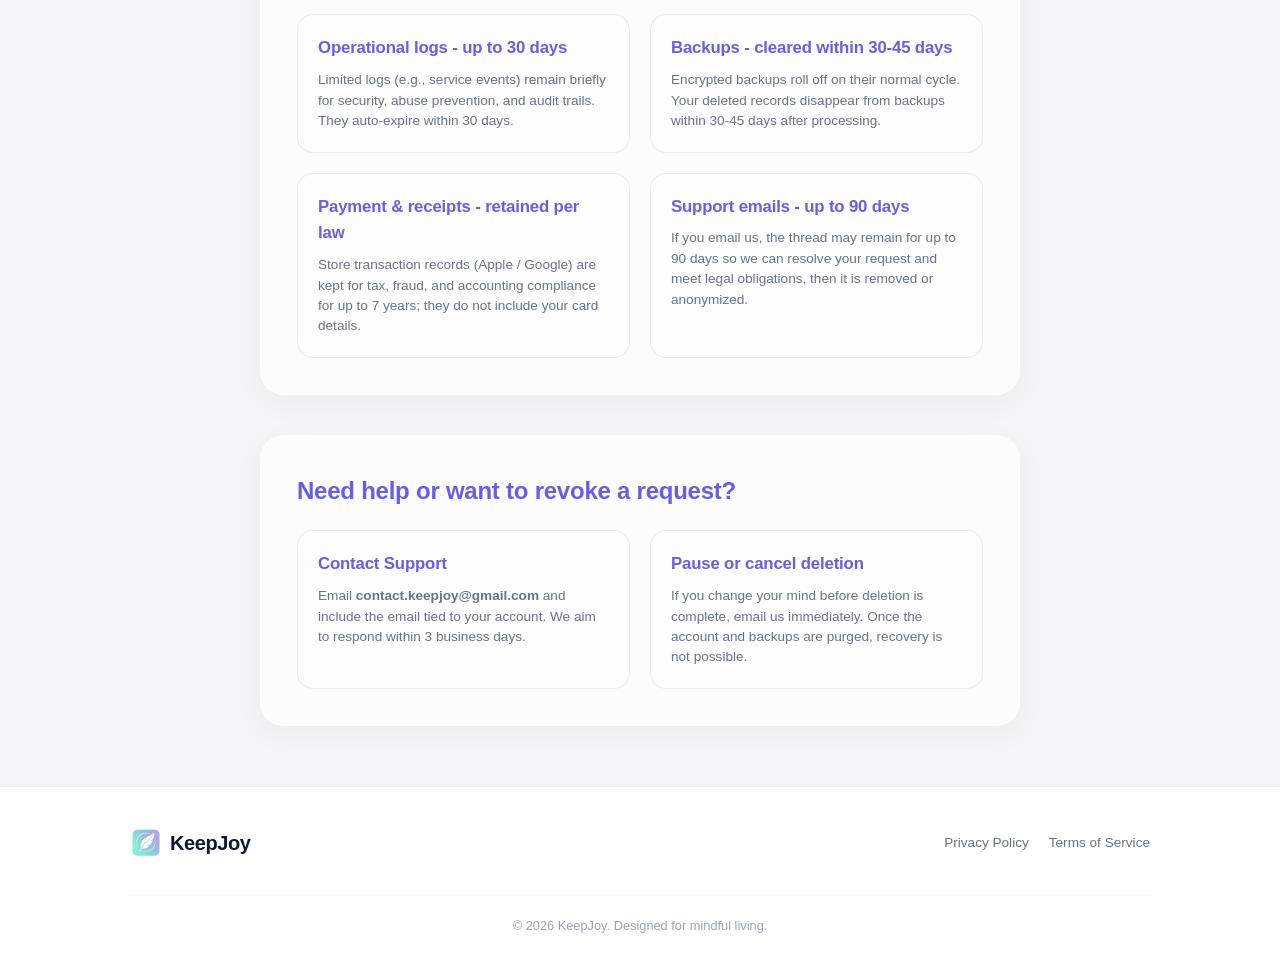
<file: account.html>
<!DOCTYPE html>
<html lang="en">
  <head>
    <meta charset="utf-8" />
    <meta name="viewport" content="width=device-width, initial-scale=1" />
    <title>KeepJoy: Home Declutter Account & Data Requests</title>

    <!-- Favicon -->
    <link rel="icon" type="image/png" href="/logo.png" />
    <link rel="apple-touch-icon" href="/logo.png" />

    <link rel="preconnect" href="https://fonts.googleapis.com" />
    <link rel="preconnect" href="https://fonts.gstatic.com" crossorigin />
    
    <!-- Shared stylesheet -->
    <link rel="stylesheet" href="style.css" />
  </head>
  <body>
    <!-- HEADER -->
    <header class="site-header" id="mainHeader">
      <div class="container nav-wrapper">
        <a href="index.html" class="logo-link">
          <img src="logo.png" alt="KeepJoy Logo" class="logo-img" />
          <span class="logo-text">KeepJoy</span>
        </a>
        <div class="nav-right">
          <a href="contact.html" id="nav-contact" class="nav-link">Contact Us</a>
          <a href="download.html" id="nav-download" class="btn-cta">Download App</a>
          
          <!-- Lang Dropdown -->
          <div class="lang-dropdown">
            <button id="langBtn" class="lang-btn" aria-haspopup="true" aria-expanded="false" title="Language">
              <svg width="18" height="18" viewBox="0 0 24 24" fill="none" stroke="currentColor" stroke-width="2" stroke-linecap="round" stroke-linejoin="round">
                <circle cx="12" cy="12" r="10"></circle>
                <line x1="2" y1="12" x2="22" y2="12"></line>
                <path d="M12 2a15.3 15.3 0 0 1 4 10 15.3 15.3 0 0 1-4 10 15.3 15.3 0 0 1-4-10 15.3 15.3 0 0 1 4-10z"></path>
              </svg>
              <span id="lang-label">English</span>
            </button>
            <div id="langMenu" class="lang-menu" role="menu" aria-hidden="true">
              <button data-lang="en" class="lang-option">English</button>
              <button data-lang="zh" class="lang-option">中文</button>
            </div>
          </div>
        </div>
      </div>
    </header>

    <main class="main-content">
      <div class="container">
        <!-- Hero Card -->
        <div class="content-card" style="margin-bottom: 40px">
          <div class="hero-badge" style="margin-bottom:16px">
            <div class="badge-dot"></div>
            <span id="badge-delete-text">Account & Deletion</span>
          </div>
          <h1 class="page-title" id="page-title" style="margin-bottom:14px">Request deletion of your KeepJoy account and data</h1>
          <p class="page-lead" id="page-lead" style="margin-bottom:32px">
            Follow the steps below to start a deletion request, see exactly which data is erased,
            what is retained temporarily, and how long any retention lasts.
          </p>
          
          <div class="download-grid" style="grid-template-columns: repeat(auto-fit, minmax(220px, 1fr)); gap:20px">
            <div class="download-option-card" style="padding: 24px; text-align: left">
              <div class="badge" style="width:32px; height:32px; border-radius:10px; background:var(--brand-purple); color:#fff; display:inline-flex; align-items:center; justify-content:center; font-weight:700; font-size:0.95rem; margin-bottom:14px">1</div>
              <h3 style="font-size:1.1rem; color:var(--brand-purple); margin-bottom:8px" id="step-1-title">Submit request in-app</h3>
              <p style="font-size:0.85rem; color:var(--text-2); line-height:1.5" id="step-1-desc">Open KeepJoy &rarr; Profile &rarr; Settings &rarr; Account &rarr; Delete my account. Confirm the request and the email you used to sign in.</p>
            </div>
            
            <div class="download-option-card" style="padding: 24px; text-align: left">
              <div class="badge" style="width:32px; height:32px; border-radius:10px; background:var(--brand-purple); color:#fff; display:inline-flex; align-items:center; justify-content:center; font-weight:700; font-size:0.95rem; margin-bottom:14px">2</div>
              <h3 style="font-size:1.1rem; color:var(--brand-purple); margin-bottom:8px" id="step-2-title">Or email us directly</h3>
              <p style="font-size:0.85rem; color:var(--text-2); line-height:1.5" id="step-2-desc">Send an email to contact.keepjoy@gmail.com with the subject "Delete my account" from your sign-in email. Include any linked sign-in method.</p>
            </div>
            
            <div class="download-option-card" style="padding: 24px; text-align: left">
              <div class="badge" style="width:32px; height:32px; border-radius:10px; background:var(--brand-purple); color:#fff; display:inline-flex; align-items:center; justify-content:center; font-weight:700; font-size:0.95rem; margin-bottom:14px">3</div>
              <h3 style="font-size:1.1rem; color:var(--brand-purple); margin-bottom:8px" id="step-3-title">Verification & timing</h3>
              <p style="font-size:0.85rem; color:var(--text-2); line-height:1.5" id="step-3-desc">We verify ownership and start deletion within 3 business days. Most data is removed within 30 days; backups clear within 30-45 days.</p>
            </div>
          </div>
        </div>

        <!-- Deletion details -->
        <div class="content-card" style="margin-bottom: 40px">
          <h2 style="font-size: 1.5rem; color: var(--brand-purple); margin-bottom: 20px" id="sec-1-title">What we delete</h2>
          
          <div style="border-radius: var(--radius-md); border: 1px solid var(--border); overflow: hidden; background: #fff">
            <table style="width: 100%; border-collapse: collapse; font-size: 0.9rem; text-align: left">
              <thead>
                <tr style="background: rgba(181, 245, 225, 0.25); border-bottom: 1px solid var(--border); font-family: 'Outfit', sans-serif">
                  <th style="padding: 14px 16px; font-weight: 700" id="th-1">Data type</th>
                  <th style="padding: 14px 16px; font-weight: 700" id="th-2">Status</th>
                  <th style="padding: 14px 16px; font-weight: 700" id="th-3">Details</th>
                </tr>
              </thead>
              <tbody style="color: var(--text-2)">
                <tr style="border-bottom: 1px solid var(--border)">
                  <td style="padding: 14px 16px; font-weight: 600; color: var(--brand-purple)" id="td-type-1">Account profile & identifiers</td>
                  <td style="padding: 14px 16px"><span class="pill outline" style="background:#FFF0F2; color:#FF5A79; border:none; padding:4px 8px; border-radius:6px; font-size:0.8rem; font-weight:700" id="pill-del-1">Deleted</span></td>
                  <td style="padding: 14px 16px" id="td-detail-1">Email, account IDs, session tokens, and authentication identifiers used to sign in.</td>
                </tr>
                <tr style="border-bottom: 1px solid var(--border)">
                  <td style="padding: 14px 16px; font-weight: 600; color: var(--brand-purple)" id="td-type-2">Content you created</td>
                  <td style="padding: 14px 16px"><span class="pill outline" style="background:#FFF0F2; color:#FF5A79; border:none; padding:4px 8px; border-radius:6px; font-size:0.8rem; font-weight:700" id="pill-del-2">Deleted</span></td>
                  <td style="padding: 14px 16px" id="td-detail-2">Items, folders, before/after photos, notes, tags, memories, timelines, and related metadata.</td>
                </tr>
                <tr style="border-bottom: 1px solid var(--border)">
                  <td style="padding: 14px 16px; font-weight: 600; color: var(--brand-purple)" id="td-type-3">App preferences & device sync</td>
                  <td style="padding: 14px 16px"><span class="pill outline" style="background:#FFF0F2; color:#FF5A79; border:none; padding:4px 8px; border-radius:6px; font-size:0.8rem; font-weight:700" id="pill-del-3">Deleted</span></td>
                  <td style="padding: 14px 16px" id="td-detail-3">Notification settings, language choice, saved views, and synced copies across devices.</td>
                </tr>
                <tr style="border-bottom: 1px solid var(--border)">
                  <td style="padding: 14px 16px; font-weight: 600; color: var(--brand-purple)" id="td-type-4">Support conversations you started</td>
                  <td style="padding: 14px 16px"><span class="pill outline" style="background:#FFF0F2; color:#FF5A79; border:none; padding:4px 8px; border-radius:6px; font-size:0.8rem; font-weight:700" id="pill-del-4">Deleted</span></td>
                  <td style="padding: 14px 16px" id="td-detail-4">In-app feedback threads tied to your account are purged once the request is processed.</td>
                </tr>
                <tr>
                  <td style="padding: 14px 16px; font-weight: 600; color: var(--brand-purple)" id="td-type-5">Aggregated analytics</td>
                  <td style="padding: 14px 16px"><span class="pill outline" style="background:#F0FFF9; color:#00B171; border:none; padding:4px 8px; border-radius:6px; font-size:0.8rem; font-weight:700" id="pill-keep-1">Kept (non-identifying)</span></td>
                  <td style="padding: 14px 16px" id="td-detail-5">We keep high-level, de-identified statistics that cannot be linked back to you or your content.</td>
                </tr>
              </tbody>
            </table>
          </div>
        </div>

        <!-- Temporary retention section -->
        <div class="content-card" style="margin-bottom: 40px">
          <h2 style="font-size: 1.5rem; color: var(--brand-purple); margin-bottom: 20px" id="sec-2-title">What is retained temporarily (and why)</h2>
          
          <div style="display:grid; grid-template-columns:repeat(auto-fit, minmax(280px, 1fr)); gap:20px">
            <div style="background:rgba(255,255,255,0.4); border:1px solid var(--border); border-radius:var(--radius-md); padding:20px">
              <h3 style="font-size:1.05rem; color:var(--brand-purple); margin-bottom:8px" id="ret-1-title">Operational logs - up to 30 days</h3>
              <p style="font-size:0.85rem; color:var(--text-2); line-height:1.5" id="ret-1-desc">Limited logs (e.g., service events) remain briefly for security, abuse prevention, and audit trails. They auto-expire within 30 days.</p>
            </div>
            
            <div style="background:rgba(255,255,255,0.4); border:1px solid var(--border); border-radius:var(--radius-md); padding:20px">
              <h3 style="font-size:1.05rem; color:var(--brand-purple); margin-bottom:8px" id="ret-2-title">Backups - cleared within 30-45 days</h3>
              <p style="font-size:0.85rem; color:var(--text-2); line-height:1.5" id="ret-2-desc">Encrypted backups roll off on their normal cycle. Your deleted records disappear from backups within 30-45 days after processing.</p>
            </div>
            
            <div style="background:rgba(255,255,255,0.4); border:1px solid var(--border); border-radius:var(--radius-md); padding:20px">
              <h3 style="font-size:1.05rem; color:var(--brand-purple); margin-bottom:8px" id="ret-3-title">Payment & receipts - retained per law</h3>
              <p style="font-size:0.85rem; color:var(--text-2); line-height:1.5" id="ret-3-desc">Store transaction records (Apple / Google) are kept for tax, fraud, and accounting compliance for up to 7 years; they do not include your card details.</p>
            </div>
            
            <div style="background:rgba(255,255,255,0.4); border:1px solid var(--border); border-radius:var(--radius-md); padding:20px">
              <h3 style="font-size:1.05rem; color:var(--brand-purple); margin-bottom:8px" id="ret-4-title">Support emails - up to 90 days</h3>
              <p style="font-size:0.85rem; color:var(--text-2); line-height:1.5" id="ret-4-desc">If you email us, the thread may remain for up to 90 days so we can resolve your request and meet legal obligations, then it is removed or anonymized.</p>
            </div>
          </div>
        </div>

        <!-- Help Card -->
        <div class="content-card">
          <h2 style="font-size: 1.5rem; color: var(--brand-purple); margin-bottom: 20px" id="sec-3-title">Need help or want to revoke a request?</h2>
          
          <div style="display:grid; grid-template-columns:repeat(auto-fit, minmax(280px, 1fr)); gap:20px">
            <div style="background:rgba(255,255,255,0.4); border:1px solid var(--border); border-radius:var(--radius-md); padding:20px">
              <h3 style="font-size:1.05rem; color:var(--brand-purple); margin-bottom:8px" id="help-1-title">Contact Support</h3>
              <p style="font-size:0.85rem; color:var(--text-2); line-height:1.5" id="help-1-desc">Email <strong>contact.keepjoy@gmail.com</strong> and include the email tied to your account. We aim to respond within 3 business days.</p>
            </div>
            
            <div style="background:rgba(255,255,255,0.4); border:1px solid var(--border); border-radius:var(--radius-md); padding:20px">
              <h3 style="font-size:1.05rem; color:var(--brand-purple); margin-bottom:8px" id="help-2-title">Pause or cancel deletion</h3>
              <p style="font-size:0.85rem; color:var(--text-2); line-height:1.5" id="help-2-desc">If you change your mind before deletion is complete, email us immediately. Once the account and backups are purged, recovery is not possible.</p>
            </div>
          </div>
        </div>
      </div>
    </div>
  </main>

  <!-- FOOTER -->
  <footer class="site-footer">
    <div class="container footer-inner">
      <a href="index.html" class="footer-logo">
        <img src="logo.png" alt="KeepJoy Logo" style="height:32px; width:32px; border-radius:8px" />
        <span class="logo-text">KeepJoy</span>
      </a>
      <div class="footer-links">
        <a href="privacy.html" id="footer-privacy">Privacy Policy</a>
        <a href="terms.html" id="footer-terms">Terms of Service</a>
      </div>
      <p class="copyright">
        &copy; <span id="year"></span> KeepJoy. <span id="footer-text">Designed for mindful living.</span>
      </p>
    </div>
  </footer>

  <!-- Translation & Core Scripts -->
  <script>
    const translations = {
      en: {
        'lang-label': 'English',
        'badge-delete-text': 'Account & Deletion',
        'page-title': 'Request deletion of your KeepJoy account and data',
        'page-lead': 'Follow the steps below to start a deletion request, see exactly which data is erased, what is retained temporarily, and how long any retention lasts.',
        'step-1-title': 'Submit request in-app',
        'step-1-desc': 'Open KeepJoy &rarr; Profile &rarr; Settings &rarr; Account &rarr; Delete my account. Confirm the request and the email you used to sign in.',
        'step-2-title': 'Or email us directly',
        'step-2-desc': 'Send an email to contact.keepjoy@gmail.com with the subject "Delete my account" from your sign-in email. Include any linked sign-in method.',
        'step-3-title': 'Verification & timing',
        'step-3-desc': 'We verify ownership and start deletion within 3 business days. Most data is removed within 30 days; backups clear within 30-45 days.',
        'sec-1-title': 'What we delete',
        'th-1': 'Data type',
        'th-2': 'Status',
        'th-3': 'Details',
        'td-type-1': 'Account profile & identifiers',
        'pill-del-1': 'Deleted',
        'td-detail-1': 'Email, account IDs, session tokens, and authentication identifiers used to sign in.',
        'td-type-2': 'Content you created',
        'pill-del-2': 'Deleted',
        'td-detail-2': 'Items, folders, before/after photos, notes, tags, memories, timelines, and related metadata.',
        'td-type-3': 'App preferences & device sync',
        'pill-del-3': 'Deleted',
        'td-detail-3': 'Notification settings, language choice, saved views, and synced copies across devices.',
        'td-type-4': 'Support conversations you started',
        'pill-del-4': 'Deleted',
        'td-detail-4': 'In-app feedback threads tied to your account are purged once the request is processed.',
        'td-type-5': 'Aggregated analytics',
        'pill-keep-1': 'Kept (non-identifying)',
        'td-detail-5': 'We keep high-level, de-identified statistics that cannot be linked back to you or your content.',
        'sec-2-title': 'What is retained temporarily (and why)',
        'ret-1-title': 'Operational logs - up to 30 days',
        'ret-1-desc': 'Limited logs (e.g., service events) remain briefly for security, abuse prevention, and audit trails. They auto-expire within 30 days.',
        'ret-2-title': 'Backups - cleared within 30-45 days',
        'ret-2-desc': 'Encrypted backups roll off on their normal cycle. Your deleted records disappear from backups within 30-45 days after processing.',
        'ret-3-title': 'Payment & receipts - retained per law',
        'ret-3-desc': 'Store transaction records (Apple / Google) are kept for tax, fraud, and accounting compliance for up to 7 years; they do not include your card details.',
        'ret-4-title': 'Support emails - up to 90 days',
        'ret-4-desc': 'If you email us, the thread may remain for up to 90 days so we can resolve your request and meet legal obligations, then it is removed or anonymized.',
        'sec-3-title': 'Need help or want to revoke a request?',
        'help-1-title': 'Contact Support',
        'help-1-desc': 'Email contact.keepjoy@gmail.com and include the email tied to your account. We aim to respond within 3 business days.',
        'help-2-title': 'Pause or cancel deletion',
        'help-2-desc': 'If you change your mind before deletion is complete, email us immediately. Once the account and backups are purged, recovery is not possible.',
        'footer-privacy': 'Privacy Policy',
        'footer-terms': 'Terms of Service',
        'footer-text': 'Designed for mindful living.',
        'nav-contact': 'Contact Us',
        'nav-download': 'Download App'
      },
      zh: {
        'lang-label': '中文',
        'badge-delete-text': '账户注销与数据清除',
        'page-title': '注销您的 KeepJoy 账户及清除数据的说明',
        'page-lead': '请按照以下指南提交账户注销申请，了解哪些账户数据会被清除，哪些会因为合规暂时保留以及保留时长。',
        'step-1-title': '应用内提交申请',
        'step-1-desc': '打开喜物收纳 &rarr; 个人资料 &rarr; 设置 &rarr; 账户管理 &rarr; 注销账户。确认申请并核对您的注册邮箱。',
        'step-2-title': '直接发送邮件申请',
        'step-2-desc': '使用您的账户登录邮箱发送邮件到 contact.keepjoy@gmail.com，主题为“注销我的账户”。如果有关联第三方登录（Apple/Google），请在信中注明。',
        'step-3-title': '验证与处理时长',
        'step-3-desc': '我们会在3个工作日内验证身份并开始销毁数据。大部分数据在 30 天内删除；历史备份在 30-45 天内彻底覆盖清除。',
        'sec-1-title': '我们会清除的数据',
        'th-1': '数据类型',
        'th-2': '清除状态',
        'th-3': '详细信息',
        'td-type-1': '个人身份资料与账号凭证',
        'pill-del-1': '彻底删除',
        'td-detail-1': '电子邮箱、账户 ID、会话 Token，以及用于进行第三方身份验证的登录标识。',
        'td-type-2': '您记录的各种用户内容',
        'pill-del-2': '彻底删除',
        'td-detail-2': '添加的物品卡片、分类夹、前后对比照片、备忘说明、标签、喜物回忆、时间线和关联元数据。',
        'td-type-3': '应用偏好设置与多端同步缓存',
        'pill-del-3': '彻底删除',
        'td-detail-3': '推送通知的配置、偏好语言、保存的过滤视图，以及跨多台设备同步的临时云缓存。',
        'td-type-4': '您发起的客服支持对话记录',
        'pill-del-4': '彻底删除',
        'td-detail-4': '绑定到您账户的内置意见反馈会话和附件，均会在账户注销完成时彻底从数据库抹去。',
        'td-type-5': '匿名的汇总统计分析指标',
        'pill-keep-1': '保留（已完全去标识化）',
        'td-detail-5': '我们会保留去除了所有身份和内容标识的纯数字高维度汇总数据，用于运营指标分析；其无法重新关联到您。',
        'sec-2-title': '因法规或运维需要暂时保留的数据',
        'ret-1-title': '系统审计与运维日志 - 最多 30 天',
        'ret-1-desc': '极少数系统访问和事件日志在加密环境下保留，用于保障数据安全和反作弊滥用防御，30 天内到期后自动抹去。',
        'ret-2-title': '数据库灾备 - 30 至 45 天内覆盖',
        'ret-2-desc': '历史的物理备份按正常滚转周期更新。数据彻底注销后，残留的历史加密备份将在 30-45 天内全部被滚转覆盖清空。',
        'ret-3-title': '付款与订阅凭据 - 依法保留',
        'ret-3-desc': '应用商店（App Store / Google Play）扣款凭据和收据将依据税务和财会合规保留最多 7 年；这绝不包含您的支付银行卡信息。',
        'ret-4-title': '支持沟通邮件 - 最多 90 天',
        'ret-4-desc': '若您通过邮件申请注销，相关邮件往来往最长保留 90 天，以确保注销流程的妥善履行和审计防范，随后会被完全抹去。',
        'sec-3-title': '需要帮助，或者希望中止您的注销申请？',
        'help-1-title': '联系客服支持团队',
        'help-1-desc': '请使用注册邮箱发送邮件至 contact.keepjoy@gmail.com。我们通常会在 3 个工作日内给您回复。',
        'help-2-title': '暂停或撤销数据注销请求',
        'help-2-desc': '如果您在注销处理完毕之前改变了主意，请立即通过邮件告知我们。一旦在数据库和备份中完成抹除，将无法恢复任何数据。',
        'footer-privacy': '隐私政策',
        'footer-terms': '服务条款',
        'footer-text': '为有意识的生活而生。',
        'nav-contact': '联系我们',
        'nav-download': '下载应用'
      }
    };

    let currentLang = 'en';

    function setLanguage(lang) {
      if (!lang) return;
      currentLang = lang;
      updatePageLanguage();
      localStorage.setItem('language', lang);
    }

    function updateLinksForLang(lang) {
      const privacy = document.getElementById('footer-privacy');
      const terms = document.getElementById('footer-terms');
      if (privacy) privacy.href = (lang === 'zh') ? 'privacy_zh.html' : 'privacy.html';
      if (terms) terms.href = (lang === 'zh') ? 'terms_zh.html' : 'terms.html';
    }

    function updatePageLanguage() {
      const t = translations[currentLang];
      
      // Basic IDs translation
      Object.keys(t).forEach(key => {
        const el = document.getElementById(key);
        if (el) el.textContent = t[key];
      });

      // Special items translation
      document.getElementById('page-title').textContent = t['page-title'];
      document.getElementById('page-lead').textContent = t['page-lead'];
      document.getElementById('step-1-title').textContent = t['step-1-title'];
      document.getElementById('step-1-desc').innerHTML = t['step-1-desc'];
      document.getElementById('step-2-title').textContent = t['step-2-title'];
      document.getElementById('step-2-desc').textContent = t['step-2-desc'];
      document.getElementById('step-3-title').textContent = t['step-3-title'];
      document.getElementById('step-3-desc').textContent = t['step-3-desc'];

      document.getElementById('sec-1-title').textContent = t['sec-1-title'];
      document.getElementById('th-1').textContent = t['th-1'];
      document.getElementById('th-2').textContent = t['th-2'];
      document.getElementById('th-3').textContent = t['th-3'];

      document.getElementById('td-type-1').textContent = t['td-type-1'];
      document.getElementById('pill-del-1').textContent = t['pill-del-1'];
      document.getElementById('td-detail-1').textContent = t['td-detail-1'];
      
      document.getElementById('td-type-2').textContent = t['td-type-2'];
      document.getElementById('pill-del-2').textContent = t['pill-del-2'];
      document.getElementById('td-detail-2').textContent = t['td-detail-2'];

      document.getElementById('td-type-3').textContent = t['td-type-3'];
      document.getElementById('pill-del-3').textContent = t['pill-del-3'];
      document.getElementById('td-detail-3').textContent = t['td-detail-3'];

      document.getElementById('td-type-4').textContent = t['td-type-4'];
      document.getElementById('pill-del-4').textContent = t['pill-del-4'];
      document.getElementById('td-detail-4').textContent = t['td-detail-4'];

      document.getElementById('td-type-5').textContent = t['td-type-5'];
      document.getElementById('pill-keep-1').textContent = t['pill-keep-1'];
      document.getElementById('td-detail-5').textContent = t['td-detail-5'];

      document.getElementById('sec-2-title').textContent = t['sec-2-title'];
      document.getElementById('ret-1-title').textContent = t['ret-1-title'];
      document.getElementById('ret-1-desc').textContent = t['ret-1-desc'];
      document.getElementById('ret-2-title').textContent = t['ret-2-title'];
      document.getElementById('ret-2-desc').textContent = t['ret-2-desc'];
      document.getElementById('ret-3-title').textContent = t['ret-3-title'];
      document.getElementById('ret-3-desc').textContent = t['ret-3-desc'];
      document.getElementById('ret-4-title').textContent = t['ret-4-title'];
      document.getElementById('ret-4-desc').textContent = t['ret-4-desc'];

      document.getElementById('sec-3-title').textContent = t['sec-3-title'];
      document.getElementById('help-1-title').textContent = t['help-1-title'];
      document.getElementById('help-1-desc').innerHTML = t['help-1-desc'];
      document.getElementById('help-2-title').textContent = t['help-2-title'];
      document.getElementById('help-2-desc').textContent = t['help-2-desc'];

      document.documentElement.lang = currentLang;
      updateLinksForLang(currentLang);
    }

    // Wire up language dropdown
    (function(){
      const langBtn = document.getElementById('langBtn');
      const langMenu = document.getElementById('langMenu');
      if(!langBtn || !langMenu) return;
      
      langBtn.addEventListener('click', (e) => {
        e.stopPropagation();
        const show = langMenu.classList.toggle('show');
        langBtn.setAttribute('aria-expanded', show ? 'true' : 'false');
        langMenu.setAttribute('aria-hidden', show ? 'false' : 'true');
      });
      
      langMenu.addEventListener('click', (e) => {
        const btn = e.target.closest('button[data-lang]');
        if(!btn) return;
        const lang = btn.getAttribute('data-lang');
        setLanguage(lang);
        langMenu.classList.remove('show');
        langBtn.setAttribute('aria-expanded', 'false');
        langMenu.setAttribute('aria-hidden', 'true');
      });
      
      document.addEventListener('click', (e) => {
        if(!langMenu.classList.contains('show')) return;
        if(!e.target.closest('.lang-dropdown')){
          langMenu.classList.remove('show');
          langBtn.setAttribute('aria-expanded', 'false');
          langMenu.setAttribute('aria-hidden', 'true');
        }
      });
    })();

    // Copyright year
    document.getElementById("year").textContent = new Date().getFullYear();

    // Load language preference
    const savedLang = localStorage.getItem('language');
    if (savedLang) {
      currentLang = savedLang;
      updatePageLanguage();
    } else {
      const userLang = navigator.language || navigator.userLanguage;
      if (userLang && userLang.toLowerCase().startsWith('zh')) {
        currentLang = 'zh';
        updatePageLanguage();
      }
    }
  </script>
</body>
</html>
</file>
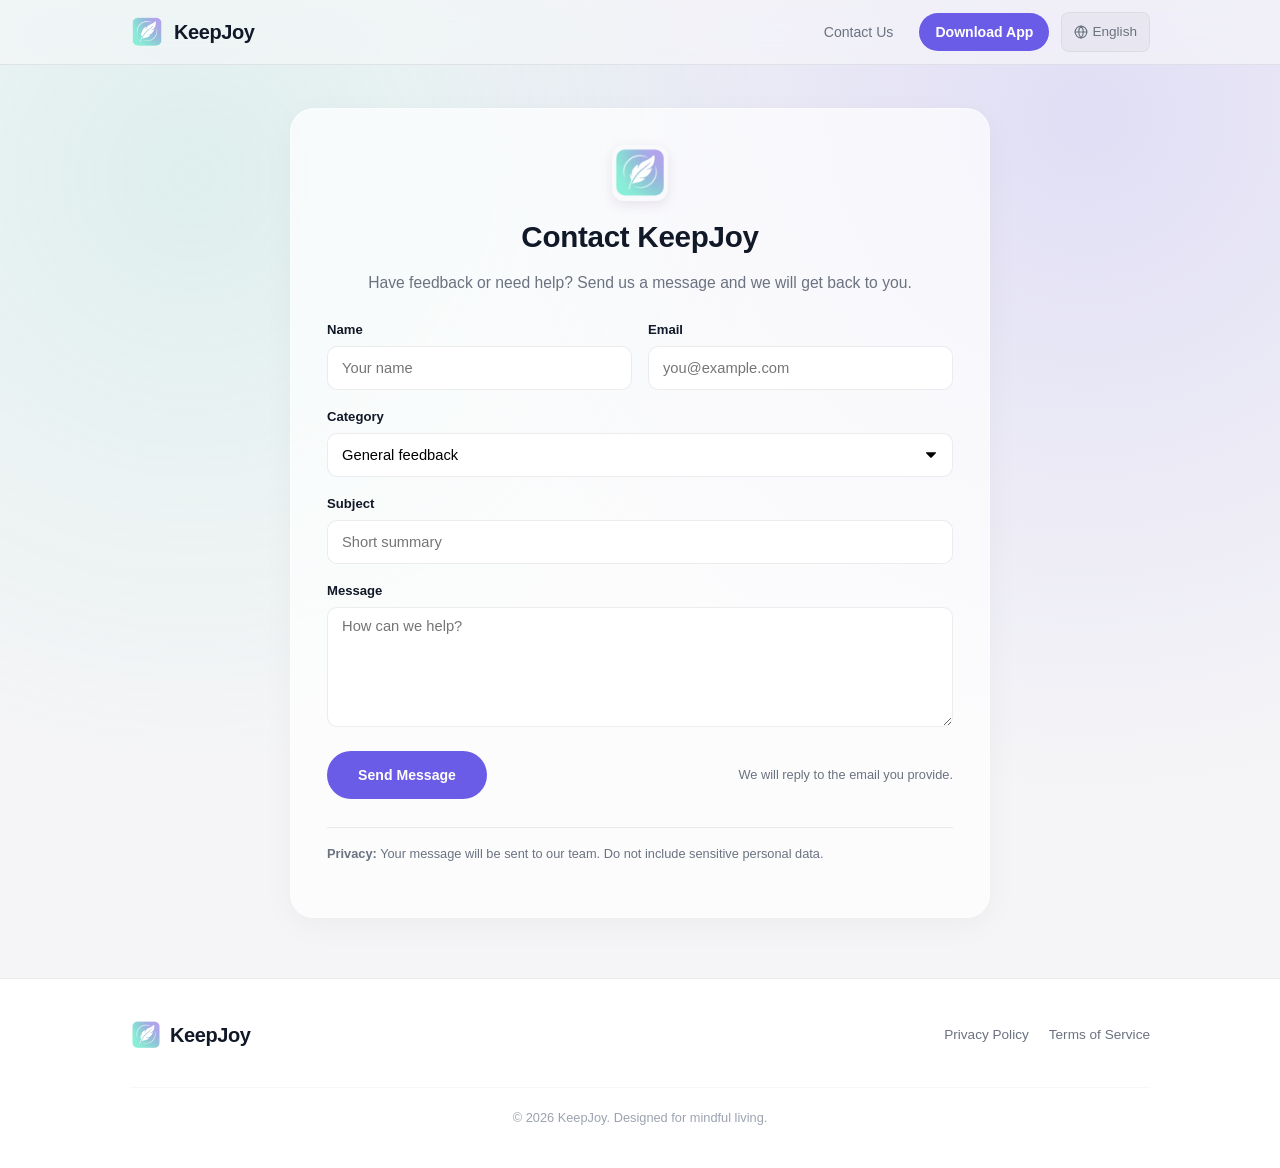
<file: contact.html>
<!DOCTYPE html>
<html lang="en">
<head>
  <meta charset="utf-8" />
  <meta name="viewport" content="width=device-width, initial-scale=1" />
  <title>Contact KeepJoy: Home Declutter — 联系我们</title>

  <!-- Favicon -->
  <link rel="icon" type="image/png" href="/logo.png" />
  <link rel="apple-touch-icon" href="/logo.png" />

  <link rel="preconnect" href="https://fonts.googleapis.com" />
  <link rel="preconnect" href="https://fonts.gstatic.com" crossorigin />
  
  <!-- Shared stylesheet -->
  <link rel="stylesheet" href="style.css" />
</head>
<body>
  <!-- HEADER -->
  <header class="site-header" id="mainHeader">
    <div class="container nav-wrapper">
      <a href="index.html" class="logo-link">
        <img src="logo.png" alt="KeepJoy Logo" class="logo-img" />
        <span class="logo-text">KeepJoy</span>
      </a>
      <div class="nav-right">
        <a href="contact.html" id="nav-contact" class="nav-link">Contact Us</a>
        <a href="download.html" id="nav-download" class="btn-cta">Download App</a>
        
        <!-- Lang Dropdown -->
        <div class="lang-dropdown">
          <button id="langBtn" class="lang-btn" aria-haspopup="true" aria-expanded="false" title="Language">
            <svg width="18" height="18" viewBox="0 0 24 24" fill="none" stroke="currentColor" stroke-width="2" stroke-linecap="round" stroke-linejoin="round">
              <circle cx="12" cy="12" r="10"></circle>
              <line x1="2" y1="12" x2="22" y2="12"></line>
              <path d="M12 2a15.3 15.3 0 0 1 4 10 15.3 15.3 0 0 1-4 10 15.3 15.3 0 0 1-4-10 15.3 15.3 0 0 1 4-10z"></path>
            </svg>
            <span id="lang-label">English</span>
          </button>
          <div id="langMenu" class="lang-menu" role="menu" aria-hidden="true">
            <button data-lang="en" class="lang-option">English</button>
            <button data-lang="zh" class="lang-option">中文</button>
          </div>
        </div>
      </div>
    </div>
  </header>

  <main class="main-content">
    <div class="container">
      <div class="content-card" style="max-width:700px">
        <div style="text-align: center; margin-bottom: 24px">
          <img src="logo.png" alt="KeepJoy Logo" style="width: 56px; height: 56px; border-radius: 12px; margin: 0 auto 12px; box-shadow: 0 4px 12px rgba(107, 78, 113, 0.12)" />
          <h1 class="page-title" id="form-title" style="font-size: 1.85rem">Contact KeepJoy</h1>
          <p class="page-lead" id="form-lead" style="margin-bottom:0">Have feedback or need help? Send us a message and we will get back to you.</p>
        </div>

        <form id="contactForm" class="form-grid" novalidate>
          <div class="form-row-2">
            <div class="form-group">
              <label id="label-name" for="name">Name</label>
              <input type="text" id="name" name="name" class="form-input" placeholder="Your name" required />
            </div>
            <div class="form-group">
              <label id="label-email" for="email">Email</label>
              <input type="email" id="email" name="email" class="form-input" placeholder="you@example.com" required />
            </div>
          </div>

          <div class="form-group">
            <label id="label-category" for="category">Category</label>
            <select id="category" name="category" class="form-input" style="-webkit-appearance:none; appearance:none; background: #fff url('data:image/svg+xml;charset=US-ASCII,%3Csvg%20xmlns%3D%22http%3A%2F%2Fwww.w3.org%2F2000%2Fsvg%22%20width%3D%22292.4%22%20height%3D%22292.4%22%3E%3Cpath%20fill%3D%22%25236B4E71%22%20d%3D%22M287%2069.4a17.6%2017.6%200%200%200-13-5.4H18.4c-5%200-9.3%201.8-12.9%205.4A17.6%2017.6%200%200%200%200%2082.2c0%205%201.8%209.3%205.4%2012.9l128%20127.9c3.6%203.6%207.8%205.4%2012.8%205.4s9.2-1.8%2012.8-5.4L287%2095c3.5-3.5%205.4-7.8%205.4-12.8%200-5-1.9-9.2-5.5-12.8z%22%2F%3E%3C%2Fsvg%3E') no-repeat right 16px center/10px auto">
              <option value="general">General feedback</option>
              <option value="bug">Bug report</option>
              <option value="billing">Billing</option>
              <option value="feature">Feature request</option>
              <option value="other">Other</option>
            </select>
          </div>

          <div class="form-group">
            <label id="label-subject" for="subject">Subject</label>
            <input type="text" id="subject" name="subject" class="form-input" placeholder="Short summary" required />
          </div>

          <div class="form-group">
            <label id="label-message" for="message">Message</label>
            <textarea id="message" name="message" class="form-input" placeholder="How can we help?" required></textarea>
          </div>

          <div style="display:flex; justify-content:space-between; align-items:center; flex-wrap:wrap; gap:16px; margin-top:8px">
            <button id="send-button" type="submit" class="btn-cta" style="min-height:48px; min-width:160px">Send Message</button>
            <div class="form-help" id="privacy-inline" style="margin-top:0; font-weight:500; font-size:0.8rem">We will reply to the email you provide.</div>
          </div>

          <div class="form-help" id="privacy-note" style="border-top:1px solid var(--border); padding-top:16px; margin-top:12px; font-size:0.8rem">
            <strong>Privacy:</strong> Your message will be sent to our team. Do not include sensitive personal data.
          </div>

          <div id="result" aria-live="polite"></div>
        </form>
      </div>
    </div>
  </main>

  <!-- FOOTER -->
  <footer class="site-footer">
    <div class="container footer-inner">
      <a href="index.html" class="footer-logo">
        <img src="logo.png" alt="KeepJoy Logo" style="height:32px; width:32px; border-radius:8px" />
        <span class="logo-text">KeepJoy</span>
      </a>
      <div class="footer-links">
        <a href="privacy.html" id="footer-privacy">Privacy Policy</a>
        <a href="terms.html" id="footer-terms">Terms of Service</a>
      </div>
      <p class="copyright">
        &copy; <span id="year"></span> KeepJoy. <span id="footer-text">Designed for mindful living.</span>
      </p>
    </div>
  </footer>

  <!-- Translation & Core Scripts -->
  <script>
    const translations = {
      en: {
        'lang-label': 'English',
        title: 'Contact KeepJoy',
        lead: 'Have feedback or need help? Send us a message and we will get back to you.',
        name: 'Name',
        email: 'Email',
        category: 'Category',
        subject: 'Subject',
        message: 'Message',
        send: 'Send Message',
        privacy: 'Privacy: Your message will be sent to our team. Do not include sensitive personal data.',
        'footer-privacy': 'Privacy Policy',
        'footer-terms': 'Terms of Service',
        'footer-text': 'Designed for mindful living.',
        'nav-contact': 'Contact Us',
        'nav-download': 'Download App'
      },
      zh: {
        'lang-label': '中文',
        title: '联系我们',
        lead: '有任何反馈、问题或功能建议？请向我们发送消息。',
        name: '您的称呼',
        email: '您的邮箱',
        category: '问题类别',
        subject: '留言主题',
        message: '留言内容',
        send: '发送消息',
        privacy: '隐私：您的消息会发送到我们的支持团队。请勿包含个人密码等敏感机密信息。',
        'footer-privacy': '隐私政策',
        'footer-terms': '服务条款',
        'footer-text': '为有意识的生活而生。',
        'nav-contact': '联系我们',
        'nav-download': '下载应用'
      }
    };

    let currentLang = 'en';

    function setLanguage(lang) {
      if (!lang) return;
      currentLang = lang;
      updatePageLanguage();
      localStorage.setItem('language', lang);
    }

    function updateLinksForLang(lang) {
      const privacy = document.getElementById('footer-privacy');
      const terms = document.getElementById('footer-terms');
      if (privacy) privacy.href = (lang === 'zh') ? 'privacy_zh.html' : 'privacy.html';
      if (terms) terms.href = (lang === 'zh') ? 'terms_zh.html' : 'terms.html';
    }

    function updatePageLanguage() {
      const t = translations[currentLang];
      
      // Update basic IDs
      Object.keys(t).forEach(key => {
        const el = document.getElementById(key);
        if (el) el.textContent = t[key];
      });

      // Update contact specific IDs
      document.getElementById('form-title').textContent = t.title;
      document.getElementById('form-lead').textContent = t.lead;
      document.getElementById('label-name').textContent = t.name;
      document.getElementById('label-email').textContent = t.email;
      document.getElementById('label-category').textContent = t.category;
      document.getElementById('label-subject').textContent = t.subject;
      document.getElementById('label-message').textContent = t.message;
      document.getElementById('send-button').textContent = t.send;

      // Set input placeholders
      document.getElementById('name').placeholder = currentLang === 'en' ? 'Your name' : '你的名字';
      document.getElementById('email').placeholder = currentLang === 'en' ? 'you@example.com' : 'you@example.com';
      document.getElementById('subject').placeholder = currentLang === 'en' ? 'Short summary' : '简短主题总结';
      document.getElementById('message').placeholder = currentLang === 'en' ? 'How can we help?' : '告诉我们你能提供什么反馈或遇到了什么问题...';

      // Category options
      const cat = document.getElementById('category');
      cat.querySelector('option[value="general"]').textContent = currentLang === 'en' ? 'General feedback' : '一般性意见/反馈';
      cat.querySelector('option[value="bug"]').textContent = currentLang === 'en' ? 'Bug report' : '软件漏洞反馈';
      cat.querySelector('option[value="billing"]').textContent = currentLang === 'en' ? 'Billing' : '充值与计费问题';
      cat.querySelector('option[value="feature"]').textContent = currentLang === 'en' ? 'Feature request' : '功能要求/建议';
      cat.querySelector('option[value="other"]').textContent = currentLang === 'en' ? 'Other' : '其他问题';

      // Privacy descriptions
      const inline = document.getElementById('privacy-inline');
      const footer = document.getElementById('privacy-note');
      if (inline) inline.textContent = currentLang === 'en' ? 'We will reply to the email you provide.' : '我们会回复到您填写的电子邮箱。';
      if (footer) footer.innerHTML = '<strong>' + (currentLang === 'en' ? 'Privacy: ' : '隐私说明：') + '</strong>' + t.privacy.split(': ')[1];

      document.documentElement.lang = currentLang;
      updateLinksForLang(currentLang);
    }

    // Wire up language switcher
    (function(){
      const langBtn = document.getElementById('langBtn');
      const langMenu = document.getElementById('langMenu');
      if(!langBtn || !langMenu) return;
      
      langBtn.addEventListener('click', (e) => {
        e.stopPropagation();
        const show = langMenu.classList.toggle('show');
        langBtn.setAttribute('aria-expanded', show ? 'true' : 'false');
        langMenu.setAttribute('aria-hidden', show ? 'false' : 'true');
      });
      
      langMenu.addEventListener('click', (e) => {
        const btn = e.target.closest('button[data-lang]');
        if(!btn) return;
        const lang = btn.getAttribute('data-lang');
        setLanguage(lang);
        langMenu.classList.remove('show');
        langBtn.setAttribute('aria-expanded', 'false');
        langMenu.setAttribute('aria-hidden', 'true');
      });
      
      document.addEventListener('click', (e) => {
        if(!langMenu.classList.contains('show')) return;
        if(!e.target.closest('.lang-dropdown')){
          langMenu.classList.remove('show');
          langBtn.setAttribute('aria-expanded', 'false');
          langMenu.setAttribute('aria-hidden', 'true');
        }
      });
    })();

    // Copyright year
    document.getElementById("year").textContent = new Date().getFullYear();

    // Load language preference
    const savedLang = localStorage.getItem('language');
    if (savedLang) {
      currentLang = savedLang;
      updatePageLanguage();
    } else {
      const userLang = navigator.language || navigator.userLanguage;
      if (userLang && userLang.toLowerCase().startsWith('zh')) {
        currentLang = 'zh';
        updatePageLanguage();
      }
    }
  </script>

  <!-- FORM SUBMISSION WITH FALLBACKS -->
  <script>
    const WEB3FORMS_KEY = '64387987-618f-4174-bb6b-c42ac48964a1';
    const WEB3FORMS_ENDPOINT = 'https://api.web3forms.com/submit';
    const form = document.getElementById('contactForm');
    const resultEl = document.getElementById('result');

    function openMailFallback({ name, email, subject, message, category, autoOpen = true }) {
      const toEmail = 'contact.keepjoy@gmail.com';
      const mailSubject = encodeURIComponent('[' + category.toUpperCase() + '] ' + subject + ' - ' + name);
      const bodyLines = [];
      bodyLines.push('Name: ' + name);
      bodyLines.push('Email: ' + email);
      bodyLines.push('Category: ' + category);
      bodyLines.push('');
      bodyLines.push(message);
      const mailBody = encodeURIComponent(bodyLines.join('\n'));
      const mailto = `mailto:${toEmail}?subject=${mailSubject}&body=${mailBody}`;
      if (autoOpen) window.location.href = mailto;
      
      const textEn = 'Opened your mail client to send. If it did not open automatically, copy details and email to ';
      const textZh = '已为您调起本地邮件客户端。如果未自动打开，请手动发送邮件到 ';
      
      resultEl.className = 'form-status success';
      resultEl.style.display = 'block';
      resultEl.innerHTML = (currentLang === 'en' ? textEn : textZh) + '<a href="mailto:' + toEmail + '" style="font-weight:700; text-decoration:underline">' + toEmail + '</a>';
    }

    form.addEventListener('submit', async (e) => {
      e.preventDefault();
      
      const name = form.name.value.trim();
      const email = form.email.value.trim();
      const subject = form.subject.value.trim();
      const message = form.message.value.trim();
      const category = form.category.value;

      resultEl.style.display = 'none';

      if(!name || !email || !subject || !message){
        resultEl.className = 'form-status error';
        resultEl.style.display = 'block';
        resultEl.textContent = currentLang === 'en' ? 'Please complete all required fields.' : '请完整填写所有的必填选项。';
        return;
      }

      const emailRe = /^[^\s@]+@[^\s@]+\.[^\s@]+$/;
      if(!emailRe.test(email)){
        resultEl.className = 'form-status error';
        resultEl.style.display = 'block';
        resultEl.textContent = currentLang === 'en' ? 'Please provide a valid email address.' : '请输入有效的电子邮箱地址。';
        return;
      }

      if(WEB3FORMS_KEY && WEB3FORMS_KEY.trim().length > 0){
        resultEl.className = 'form-status';
        resultEl.style.display = 'block';
        resultEl.textContent = currentLang === 'en' ? 'Sending message...' : '正在发送中...';
        
        const formData = new FormData();
        formData.append('access_key', WEB3FORMS_KEY);
        formData.append('name', name);
        formData.append('email', email);
        formData.append('subject', subject);
        formData.append('message', message);
        formData.append('category', category);
        
        try {
          const res = await fetch(WEB3FORMS_ENDPOINT, { method: 'POST', body: formData });
          let json = {};
          try { json = await res.json(); } catch(err) {}
          
          if(res.ok && json && json.success === true) {
            resultEl.className = 'form-status success';
            resultEl.textContent = currentLang === 'en' ? 'Thank you! Your message has been sent successfully.' : '感谢！您的信息已成功发送，我们会尽快与您联系。';
            form.reset();
          } else {
            openMailFallback({ name, email, subject, message, category, autoOpen: true });
          }
        } catch(err) {
          openMailFallback({ name, email, subject, message, category, autoOpen: true });
        }
        return;
      }

      openMailFallback({ name, email, subject, message, category, autoOpen: true });
    });
  </script>
</body>
</html>
</file>
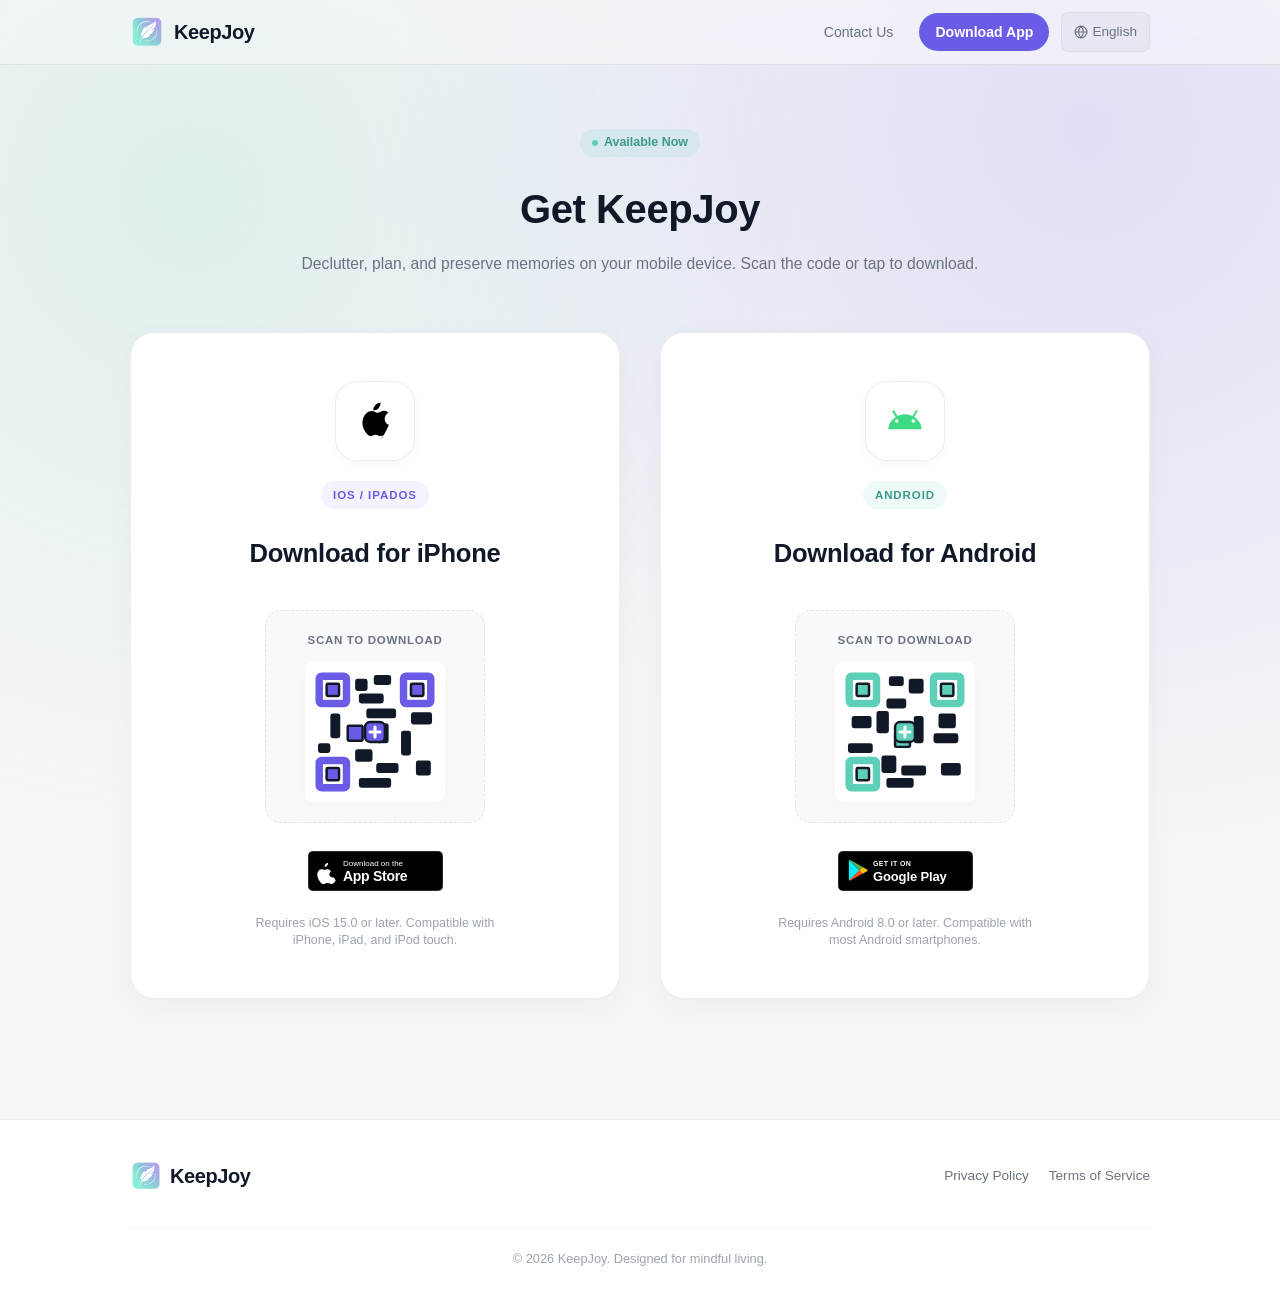
<file: download.html>
<!DOCTYPE html>
<html lang="en">
<head>
  <meta charset="utf-8" />
  <meta name="viewport" content="width=device-width, initial-scale=1" />
  <title>Download KeepJoy: Home Declutter App | iOS & Android</title>

  <!-- SEO Meta Tags -->
  <meta name="description" content="Download KeepJoy: Home Declutter app for iOS and Android. Start your decluttering journey today and organize your home with joy." />
  <meta name="keywords" content="download KeepJoy, declutter app download, home organization app, iOS declutter app, Android declutter app" />
  <meta name="author" content="TheMythandLegend" />
  <link rel="canonical" href="https://www.getkeepjoy.com/download.html" />

  <!-- Open Graph / Facebook -->
  <meta property="og:type" content="website" />
  <meta property="og:url" content="https://www.getkeepjoy.com/download.html" />
  <meta property="og:title" content="Download KeepJoy: Home Declutter App | iOS & Android" />
  <meta property="og:description" content="Download KeepJoy: Home Declutter app for iOS and Android. Start your decluttering journey today and organize your home with joy." />
  <meta property="og:image" content="https://www.getkeepjoy.com/logo.png" />

  <!-- Twitter -->
  <meta property="twitter:card" content="summary_large_image" />
  <meta property="twitter:url" content="https://www.getkeepjoy.com/download.html" />
  <meta property="twitter:title" content="Download KeepJoy: Home Declutter App | iOS & Android" />
  <meta property="twitter:description" content="Download KeepJoy: Home Declutter app for iOS and Android. Start your decluttering journey today and organize your home with joy." />
  <meta property="twitter:image" content="https://www.getkeepjoy.com/logo.png" />

  <!-- Favicon -->
  <link rel="icon" type="image/png" href="/logo.png" />
  <link rel="apple-touch-icon" href="/logo.png" />

  <link rel="preconnect" href="https://fonts.googleapis.com" />
  <link rel="preconnect" href="https://fonts.gstatic.com" crossorigin />
  
  <!-- Shared stylesheet -->
  <link rel="stylesheet" href="style.css" />
  
  <style>
    /* Premium custom styling specifically for the download page layout */
    .download-header-center {
      text-align: center;
      margin-bottom: 56px;
      margin-top: 20px;
    }
    
    .download-grid-premium {
      display: grid;
      grid-template-columns: 1fr 1fr;
      gap: 40px;
      margin-bottom: 60px;
    }
    
    .download-card-premium {
      background: var(--white);
      border: 1px solid var(--border);
      border-radius: var(--radius-lg);
      padding: 48px 36px;
      display: flex;
      flex-direction: column;
      align-items: center;
      text-align: center;
      box-shadow: 0 8px 32px 0 rgba(0, 0, 0, 0.03);
      transition: transform 0.4s cubic-bezier(0.16, 1, 0.3, 1), box-shadow 0.4s cubic-bezier(0.16, 1, 0.3, 1), border-color 0.4s;
      will-change: transform;
      position: relative;
    }
    
    .download-card-premium:hover {
      transform: translateY(-4px);
      box-shadow: 0 20px 48px rgba(0, 0, 0, 0.06);
      border-color: rgba(107, 92, 231, 0.15);
    }
    
    .download-platform-icon-container {
      width: 80px;
      height: 80px;
      background: #FFFFFF;
      border: 1px solid var(--border);
      border-radius: 22px;
      display: flex;
      align-items: center;
      justify-content: center;
      box-shadow: 0 4px 12px rgba(0, 0, 0, 0.03);
      margin-bottom: 20px;
    }
    
    .download-platform-icon-container svg {
      width: 40px;
      height: 40px;
      display: block;
    }
    
    .download-card-premium h2 {
      font-size: 1.6rem;
      font-weight: 700;
      margin-bottom: 8px;
      color: var(--text-1);
    }
    
    .download-card-premium .platform-badge {
      display: inline-block;
      padding: 5px 12px;
      border-radius: 99px;
      font-size: 0.72rem;
      font-weight: 700;
      text-transform: uppercase;
      letter-spacing: 0.08em;
      margin-bottom: 24px;
    }
    
    .download-card-premium .platform-badge.ios {
      background: rgba(107, 92, 231, 0.08);
      color: var(--brand-purple);
    }
    
    .download-card-premium .platform-badge.android {
      background: rgba(94, 207, 184, 0.1);
      color: #3b9b87;
    }
    
    .download-qr-container {
      margin: 28px 0;
      padding: 20px;
      background: #F8F9FA;
      border-radius: var(--radius-md);
      border: 1px dashed var(--border);
      display: flex;
      flex-direction: column;
      align-items: center;
      gap: 12px;
      width: 100%;
      max-width: 220px;
    }
    
    .download-qr-title {
      font-size: 0.72rem;
      font-weight: 700;
      color: var(--text-2);
      text-transform: uppercase;
      letter-spacing: 0.06em;
    }
    
    .download-qr-svg {
      width: 140px;
      height: 140px;
      background: var(--white);
      border-radius: 8px;
      padding: 8px;
      box-shadow: 0 4px 12px rgba(0,0,0,0.02);
    }
    
    .download-requirements {
      font-size: 0.78rem;
      color: var(--text-3);
      margin-top: 24px;
      line-height: 1.4;
      max-width: 280px;
    }
    
    @media (max-width: 768px) {
      .download-grid-premium {
        grid-template-columns: 1fr;
        gap: 24px;
      }
      .download-card-premium {
        padding: 36px 24px;
      }
    }
  </style>
</head>
<body>
  <!-- HEADER -->
  <header class="site-header" id="mainHeader">
    <div class="container nav-wrapper">
      <a href="index.html" class="logo-link">
        <img src="logo.png" alt="KeepJoy Logo" class="logo-img" />
        <span class="logo-text">KeepJoy</span>
      </a>
      <div class="nav-right">
        <a href="contact.html" id="nav-contact" class="nav-link">Contact Us</a>
        <a href="download.html" id="nav-download" class="btn-cta">Download App</a>
        
        <!-- Lang Dropdown -->
        <div class="lang-dropdown">
          <button id="langBtn" class="lang-btn" aria-haspopup="true" aria-expanded="false" title="Language">
            <svg width="18" height="18" viewBox="0 0 24 24" fill="none" stroke="currentColor" stroke-width="2" stroke-linecap="round" stroke-linejoin="round">
              <circle cx="12" cy="12" r="10"></circle>
              <line x1="2" y1="12" x2="22" y2="12"></line>
              <path d="M12 2a15.3 15.3 0 0 1 4 10 15.3 15.3 0 0 1-4 10 15.3 15.3 0 0 1-4-10 15.3 15.3 0 0 1 4-10z"></path>
            </svg>
            <span id="lang-label">English</span>
          </button>
          <div id="langMenu" class="lang-menu" role="menu" aria-hidden="true">
            <button data-lang="en" class="lang-option">English</button>
            <button data-lang="zh" class="lang-option">中文</button>
          </div>
        </div>
      </div>
    </div>
  </header>

  <main class="main-content">
    <div class="container">
      <div class="download-header-center">
        <div class="hero-badge">
          <div class="badge-dot"></div>
          <span id="eyebrow">Available Now</span>
        </div>
        <h1 class="page-title" id="title">Get KeepJoy</h1>
        <p class="page-lead" id="subtitle">Declutter, plan, and preserve memories on your mobile device. Scan the code or tap to download.</p>
      </div>

      <div class="download-grid-premium">
        <!-- iOS Download Card -->
        <div class="download-card-premium">
          <div class="download-platform-icon-container">
            <!-- Official Apple Logo SVG path -->
            <svg viewBox="0 0 24 24" fill="currentColor" style="color: #000000">
              <path d="M17.05 20.28c-.98.95-2.05.88-3.08.4-1.09-.5-2.08-.48-3.24 0-1.44.62-2.2.44-3.06-.4C3.79 16.5 3.3 10.87 6.78 7.42c1.78-1.77 3.75-1.7 4.95-1 1.48.86 2.18.82 3.63 0 1.52-.86 3.12-.99 4.67.57-3.26 1.83-2.73 6.16.27 7.43-1.34 3.32-3.1 6.64-5.15 8.91c.01.01 0 0 0 0zm-2.83-16c.06-.08.12-.17.16-.27a4.91 4.91 0 0 0 1.05-3.1 4.7 4.7 0 0 0-3.33 1.7 4.29 4.29 0 0 0-1.12 3.15 4.38 4.38 0 0 0 3.24-1.48z"/>
            </svg>
          </div>
          <span class="platform-badge ios" id="ios-badge">iOS / iPadOS</span>
          <h2 id="ios-title">Download for iPhone</h2>
          
          <!-- Stylized Apple QR code SVG -->
          <div class="download-qr-container">
            <span class="download-qr-title" id="scan-ios-label">Scan to Download</span>
            <svg class="download-qr-svg" viewBox="0 0 100 100" fill="none" stroke="currentColor" stroke-width="2">
              <!-- QR Finder Patterns -->
              <rect x="5" y="5" width="22" height="22" rx="2" fill="none" stroke="#6B5CE7" stroke-width="6"/>
              <rect x="11" y="11" width="10" height="10" rx="1" fill="#6B5CE7"/>
              
              <rect x="73" y="5" width="22" height="22" rx="2" fill="none" stroke="#6B5CE7" stroke-width="6"/>
              <rect x="79" y="11" width="10" height="10" rx="1" fill="#6B5CE7"/>
              
              <rect x="5" y="73" width="22" height="22" rx="2" fill="none" stroke="#6B5CE7" stroke-width="6"/>
              <rect x="11" y="79" width="10" height="10" rx="1" fill="#6B5CE7"/>
              
              <!-- QR Dummy Noise Dots -->
              <rect x="35" y="8" width="8" height="8" rx="1" fill="#111827"/>
              <rect x="50" y="5" width="12" height="6" rx="1" fill="#111827"/>
              <rect x="38" y="20" width="18" height="6" rx="1" fill="#111827"/>
              <rect x="15" y="36" width="6" height="18" rx="1" fill="#111827"/>
              <rect x="28" y="45" width="12" height="12" rx="1" fill="#6B5CE7"/>
              <rect x="5" y="60" width="8" height="6" rx="1" fill="#111827"/>
              <rect x="44" y="32" width="22" height="6" rx="1" fill="#111827"/>
              <rect x="52" y="44" width="8" height="14" rx="1" fill="#111827"/>
              <rect x="80" y="35" width="15" height="8" rx="1" fill="#111827"/>
              <rect x="72" y="50" width="6" height="18" rx="1" fill="#111827"/>
              <rect x="84" y="74" width="10" height="10" rx="1" fill="#111827"/>
              <rect x="35" y="65" width="12" height="8" rx="1" fill="#111827"/>
              <rect x="52" y="76" width="16" height="6" rx="1" fill="#111827"/>
              <rect x="38" y="88" width="24" height="6" rx="1" fill="#111827"/>
              
              <!-- Center custom branding element -->
              <rect x="42" y="42" width="16" height="16" rx="4" fill="#6B5CE7"/>
              <path d="M50 46v8M46 50h8" stroke="#ffffff" stroke-width="2.5" stroke-linecap="round"/>
            </svg>
          </div>

          <a class="store-badge-official" href="https://apps.apple.com/us/app/keepjoy-organize-mindfully/id6755450700" target="_blank" rel="noopener" id="ios-btn" aria-label="Download on App Store">
            <svg xmlns="http://www.w3.org/2000/svg" viewBox="0 0 135 40">
              <path d="M130,40H5A5,5,0,0,1,0,35V5A5,5,0,0,1,5,0H130a5,5,0,0,1,5,5V35A5,5,0,0,1,130,40Z" fill="#000" stroke="#a6a6a6" stroke-width="0.5"/>
              <path d="M21.2,23.5a3.8,3.8,0,0,1,1.8-3.1,3.9,3.9,0,0,0-3.1-2.1c-1.3-.1-2.6.7-3.3.7s-1.8-.7-2.9-.7a4.2,4.2,0,0,0-3.6,2.2c-1.6,2.7-.4,6.7,1.1,8.9s3.3,4.2,4.8,3.7,2.1-1.1,3.8-1.1,2.2,1,3.7,1,3.2-1.9,4.2-3.3a8,8,0,0,0-1.9-3.2A4.2,4.2,0,0,1,21.2,23.5ZM19.2,14.6a3.8,3.8,0,0,0,.9-2.8,3.9,3.9,0,0,0-2.5,1.3,3.7,3.7,0,0,0-.9,2.8A3.4,3.4,0,0,0,19.2,14.6Z" fill="#fff"/>
              <text x="35" y="15" fill="#fff" font-family="-apple-system, BlinkMacSystemFont, 'Segoe UI', Roboto, sans-serif" font-size="8" font-weight="500">Download on the</text>
              <text x="35" y="30" fill="#fff" font-family="-apple-system, BlinkMacSystemFont, 'Segoe UI', Roboto, sans-serif" font-size="14" font-weight="700" letter-spacing="-0.02em">App Store</text>
            </svg>
          </a>
          <p class="download-requirements" id="ios-req">Requires iOS 15.0 or later. Compatible with iPhone, iPad, and iPod touch.</p>
        </div>

        <!-- Android Download Card -->
        <div class="download-card-premium">
          <div class="download-platform-icon-container">
            <!-- Official Android Logo SVG path -->
            <svg viewBox="0 0 24 24" fill="currentColor" style="color: #3DDC84">
              <path d="M17.6 9.48l1.84-3.18c.16-.31.06-.7-.25-.86a.565.565 0 0 0-.75.25l-1.92 3.3C14.95 8.35 13.52 8 12 8s-2.95.35-4.52.99L5.56 5.69c-.27-.27-.69-.27-.96 0-.25.26-.26.69 0 .95l1.8 3.12C3.86 11.23 2 13.98 2 17h20c0-3.02-1.86-5.77-4.4-7.52zM7 13c-.55 0-1-.45-1-1s.45-1 1-1 1 .45 1 1-.45 1-1 1zm10 0c-.55 0-1-.45-1-1s.45-1 1-1 1 .45 1 1-.45 1-1 1z"/>
            </svg>
          </div>
          <span class="platform-badge android" id="android-badge">Android</span>
          <h2 id="android-title">Download for Android</h2>
          
          <!-- Stylized Android QR code SVG -->
          <div class="download-qr-container">
            <span class="download-qr-title" id="scan-android-label">Scan to Download</span>
            <svg class="download-qr-svg" viewBox="0 0 100 100" fill="none" stroke="currentColor" stroke-width="2">
              <!-- QR Finder Patterns -->
              <rect x="5" y="5" width="22" height="22" rx="2" fill="none" stroke="#5ECFB8" stroke-width="6"/>
              <rect x="11" y="11" width="10" height="10" rx="1" fill="#5ECFB8"/>
              
              <rect x="73" y="5" width="22" height="22" rx="2" fill="none" stroke="#5ECFB8" stroke-width="6"/>
              <rect x="79" y="11" width="10" height="10" rx="1" fill="#5ECFB8"/>
              
              <rect x="5" y="73" width="22" height="22" rx="2" fill="none" stroke="#5ECFB8" stroke-width="6"/>
              <rect x="11" y="79" width="10" height="10" rx="1" fill="#5ECFB8"/>
              
              <!-- QR Dummy Noise Dots -->
              <rect x="38" y="6" width="10" height="6" rx="1" fill="#111827"/>
              <rect x="54" y="8" width="10" height="10" rx="1" fill="#111827"/>
              <rect x="36" y="24" width="14" height="6" rx="1" fill="#111827"/>
              <rect x="8" y="38" width="14" height="8" rx="1" fill="#111827"/>
              <rect x="28" y="34" width="8" height="16" rx="1" fill="#111827"/>
              <rect x="5" y="60" width="18" height="6" rx="1" fill="#111827"/>
              <rect x="42" y="52" width="12" height="10" rx="1" fill="#5ECFB8"/>
              <rect x="58" y="38" width="6" height="20" rx="1" fill="#111827"/>
              <rect x="78" y="36" width="12" height="10" rx="1" fill="#111827"/>
              <rect x="74" y="52" width="18" height="6" rx="1" fill="#111827"/>
              <rect x="80" y="76" width="14" height="8" rx="1" fill="#111827"/>
              <rect x="32" y="70" width="10" height="12" rx="1" fill="#111827"/>
              <rect x="48" y="78" width="18" height="6" rx="1" fill="#111827"/>
              <rect x="36" y="88" width="20" height="6" rx="1" fill="#111827"/>
              
              <!-- Center custom branding element -->
              <rect x="42" y="42" width="16" height="16" rx="4" fill="#5ECFB8"/>
              <path d="M50 46v8M46 50h8" stroke="#ffffff" stroke-width="2.5" stroke-linecap="round"/>
            </svg>
          </div>

          <a class="store-badge-official" href="https://play.google.com/store/apps/details?id=com.keepjoy.app&hl=en" target="_blank" rel="noopener" id="android-btn" aria-label="Download on Google Play Store">
            <svg xmlns="http://www.w3.org/2000/svg" viewBox="0 0 135 40">
              <path d="M130,40H5A5,5,0,0,1,0,35V5A5,5,0,0,1,5,0H130a5,5,0,0,1,5,5V35A5,5,0,0,1,130,40Z" fill="#000" stroke="#a6a6a6" stroke-width="0.5"/>
              <g transform="translate(10, 8) scale(0.9)">
                <path d="M1.3,1.1C1.1,1.3,1,1.7,1,2.2v20.4c0,0.5,0.1,0.9,0.3,1.1l0.1,0.1L12.5,12.7v-0.2L1.4,1.1L1.3,1.1z" fill="#00f0ff"/>
                <path d="M16.2,8.9L12.5,12.5v0.2l3.7,3.6l0.1,0.1l4.4-2.5c1.3-0.7,1.3-1.9,0-2.6L16.2,8.9z" fill="#ffc107"/>
                <path d="M12.5,12.6L1.4,23.7c0.4,0.4,1,0.4,1.7,0l13.2-7.5L12.5,12.6z" fill="#ff5722"/>
                <path d="M12.5,12.6L16.3,8.8L3.1,1.3c-0.7-0.4-1.3-0.4-1.7,0L12.5,12.6z" fill="#4caf50"/>
              </g>
              <text x="35" y="15" fill="#fff" font-family="-apple-system, BlinkMacSystemFont, 'Segoe UI', Roboto, sans-serif" font-size="7" font-weight="600" letter-spacing="0.05em">GET IT ON</text>
              <text x="35" y="30" fill="#fff" font-family="-apple-system, BlinkMacSystemFont, 'Segoe UI', Roboto, sans-serif" font-size="13" font-weight="700" letter-spacing="-0.01em">Google Play</text>
            </svg>
          </a>
          <p class="download-requirements" id="android-req">Requires Android 8.0 or later. Compatible with most Android smartphones.</p>
        </div>
      </div>
    </div>
  </main>

  <!-- FOOTER -->
  <footer class="site-footer">
    <div class="container footer-inner">
      <a href="index.html" class="footer-logo">
        <img src="logo.png" alt="KeepJoy Logo" style="height:32px; width:32px; border-radius:8px" />
        <span class="logo-text">KeepJoy</span>
      </a>
      <div class="footer-links">
        <a href="privacy.html" id="footer-privacy">Privacy Policy</a>
        <a href="terms.html" id="footer-terms">Terms of Service</a>
      </div>
      <p class="copyright">
        &copy; <span id="year"></span> KeepJoy. <span id="footer-text">Designed for mindful living.</span>
      </p>
    </div>
  </footer>

  <script>
    const translations = {
      en: {
        'lang-label': 'English',
        'eyebrow': 'Available Now',
        'title': 'Get KeepJoy',
        'subtitle': 'Declutter, plan, and preserve memories on your mobile device. Scan the code or tap to download.',
        'ios-badge': 'iOS / iPadOS',
        'ios-title': 'Download for iPhone',
        'scan-ios-label': 'Scan to Download',
        'ios-req': 'Requires iOS 15.0 or later. Compatible with iPhone, iPad, and iPod touch.',
        'android-badge': 'Android',
        'android-title': 'Download for Android',
        'scan-android-label': 'Scan to Download',
        'android-req': 'Requires Android 8.0 or later. Compatible with most Android smartphones.',
        'footer-privacy': 'Privacy Policy',
        'footer-terms': 'Terms of Service',
        'footer-text': 'Designed for mindful living.',
        'nav-contact': 'Contact Us',
        'nav-download': 'Download App'
      },
      zh: {
        'lang-label': '中文',
        'eyebrow': '应用已上线',
        'title': '获取 喜物收纳',
        'subtitle': '在移动设备上轻松收纳、记录前后对比并珍藏美好回忆。扫描二维码或点击按钮下载。',
        'ios-badge': 'iOS / iPadOS',
        'ios-title': '下载 iPhone 版',
        'scan-ios-label': '扫码立即下载',
        'ios-req': '需要 iOS 15.0 或更高版本。兼容 iPhone、iPad 和 iPod touch。',
        'android-badge': 'Android',
        'android-title': '下载 Android 版',
        'scan-android-label': '扫码立即下载',
        'android-req': '需要 Android 8.0 或更高版本。兼容绝大多数安卓智能手机。',
        'footer-privacy': '隐私政策',
        'footer-terms': '服务条款',
        'footer-text': '为有意识的生活而生。',
        'nav-contact': '联系我们',
        'nav-download': '下载应用'
      }
    };

    let currentLang = 'en';

    function setLanguage(lang) {
      if (!lang) return;
      currentLang = lang;
      updatePageLanguage();
      localStorage.setItem('language', lang);
    }

    function updateLinksForLang(lang) {
      const privacy = document.getElementById('footer-privacy');
      const terms = document.getElementById('footer-terms');
      if (privacy) privacy.href = (lang === 'zh') ? 'privacy_zh.html' : 'privacy.html';
      if (terms) terms.href = (lang === 'zh') ? 'terms_zh.html' : 'terms.html';
    }

    function updatePageLanguage() {
      const t = translations[currentLang];
      Object.keys(t).forEach(key => {
        const el = document.getElementById(key);
        if (el) el.textContent = t[key];
      });
      document.documentElement.lang = currentLang;
      updateLinksForLang(currentLang);
    }

    // Wire up language switcher dropdown
    (function(){
      const langBtn = document.getElementById('langBtn');
      const langMenu = document.getElementById('langMenu');
      if(!langBtn || !langMenu) return;
      
      langBtn.addEventListener('click', (e) => {
        e.stopPropagation();
        const show = langMenu.classList.toggle('show');
      });
      
      langMenu.addEventListener('click', (e) => {
        const btn = e.target.closest('button[data-lang]');
        if(!btn) return;
        const lang = btn.getAttribute('data-lang');
        setLanguage(lang);
      });
      
      document.addEventListener('click', (e) => {
        if(!langMenu.classList.contains('show')) return;
        if(!e.target.closest('.lang-dropdown')){
          langMenu.classList.remove('show');
        }
      });
    })();

    // Copyright year
    document.getElementById("year").textContent = new Date().getFullYear();

    // Load language preference
    const savedLang = localStorage.getItem('language');
    if (savedLang) {
      currentLang = savedLang;
      updatePageLanguage();
    } else {
      const userLang = navigator.language || navigator.userLanguage;
      if (userLang && userLang.toLowerCase().startsWith('zh')) {
        currentLang = 'zh';
        updatePageLanguage();
      }
    }
  </script>
</body>
</html>
</file>
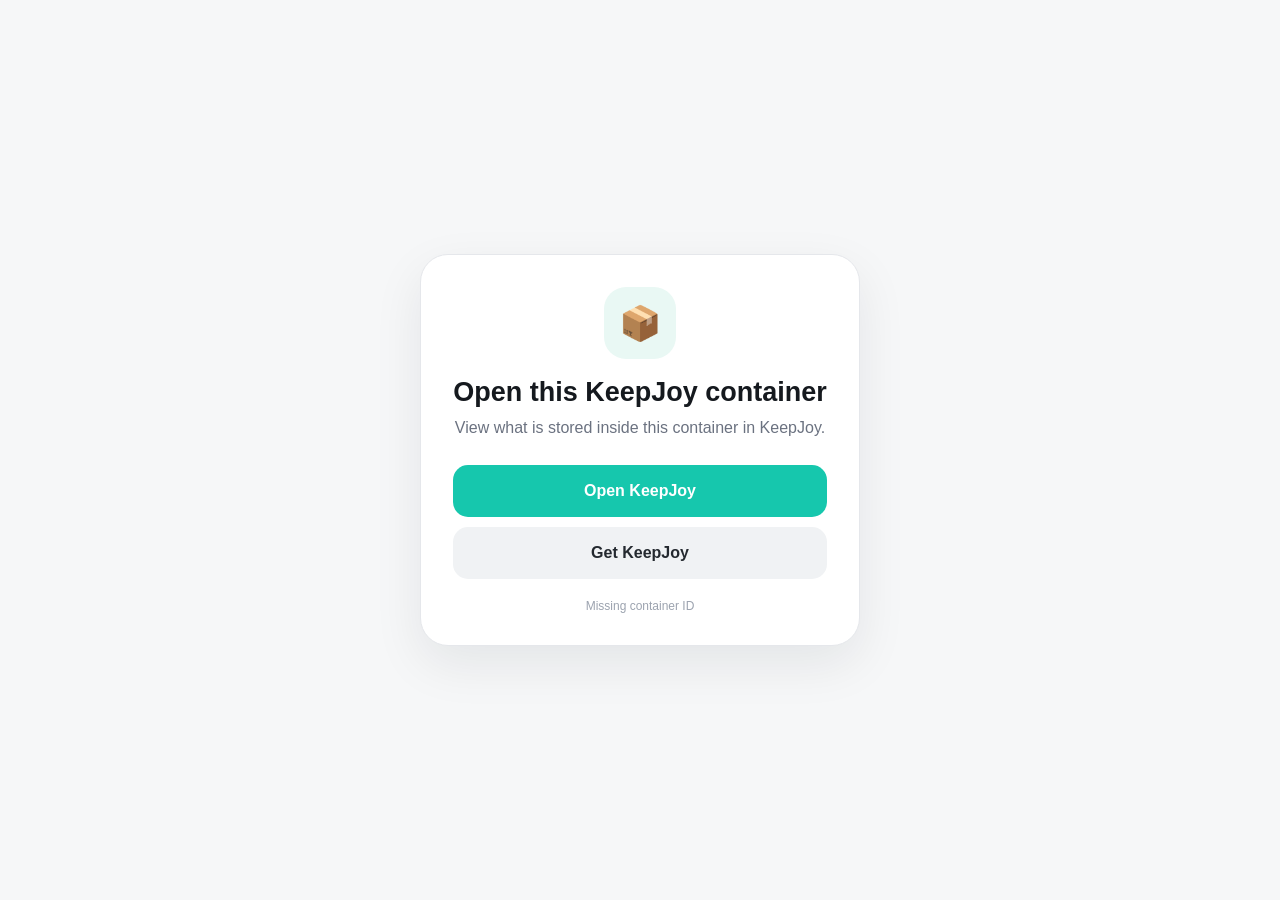
<file: open-box.html>
<!doctype html>
<html lang="en">
<head>
  <meta charset="utf-8">
  <meta name="viewport" content="width=device-width,initial-scale=1">
  <title>Open KeepJoy Storage</title>
  <style>
    *{box-sizing:border-box}
    body{margin:0;background:#f6f7f8;color:#15191e;font-family:-apple-system,BlinkMacSystemFont,"Segoe UI",sans-serif}
    main{min-height:100vh;display:grid;place-items:center;padding:24px}
    .card{width:min(440px,100%);background:#fff;border:1px solid #e5e7eb;border-radius:28px;padding:32px;box-shadow:0 18px 50px rgba(15,23,42,.08);text-align:center}
    .icon{width:72px;height:72px;margin:0 auto 18px;border-radius:22px;background:#e9f8f4;display:grid;place-items:center;font-size:34px}
    h1{font-size:27px;margin:0 0 8px}
    p{color:#6b7280;line-height:1.55;margin:0 0 24px}
    button,a.store{width:100%;min-height:52px;border-radius:15px;border:0;font-weight:700;font-size:16px;display:flex;align-items:center;justify-content:center;text-decoration:none;cursor:pointer}
    button{background:#16c7ad;color:#fff}
    .store{margin-top:10px;background:#f0f2f4;color:#24292f}
    .code{margin-top:20px;color:#9ca3af;font-size:12px;word-break:break-all}
  </style>
</head>
<body>
<main>
  <section class="card">
    <div class="icon">📦</div>
    <h1>Open this KeepJoy container</h1>
    <p>View what is stored inside this container in KeepJoy.</p>
    <button id="open">Open KeepJoy</button>
    <a class="store" id="store" href="https://apps.apple.com/us/app/keepjoy/id6755450700">Get KeepJoy</a>
    <div class="code" id="code"></div>
  </section>
</main>
<script>
  const params = new URLSearchParams(location.search);
  const id = (params.get('id') || '').trim();
  const deepLink = id ? 'keepjoy://storage/box/' + encodeURIComponent(id) : '';
  const isAndroid = /Android/i.test(navigator.userAgent);
  const store = document.getElementById('store');
  if (isAndroid) {
    store.href = 'https://play.google.com/store/apps/details?id=com.keepjoy.app';
  }
  document.getElementById('code').textContent =
    id ? 'Container ' + id : 'Missing container ID';
  function openApp() {
    if (!deepLink) return;
    location.href = deepLink;
  }
  document.getElementById('open').addEventListener('click', openApp);
  if (deepLink) setTimeout(openApp, 250);
</script>
</body>
</html>
</file>
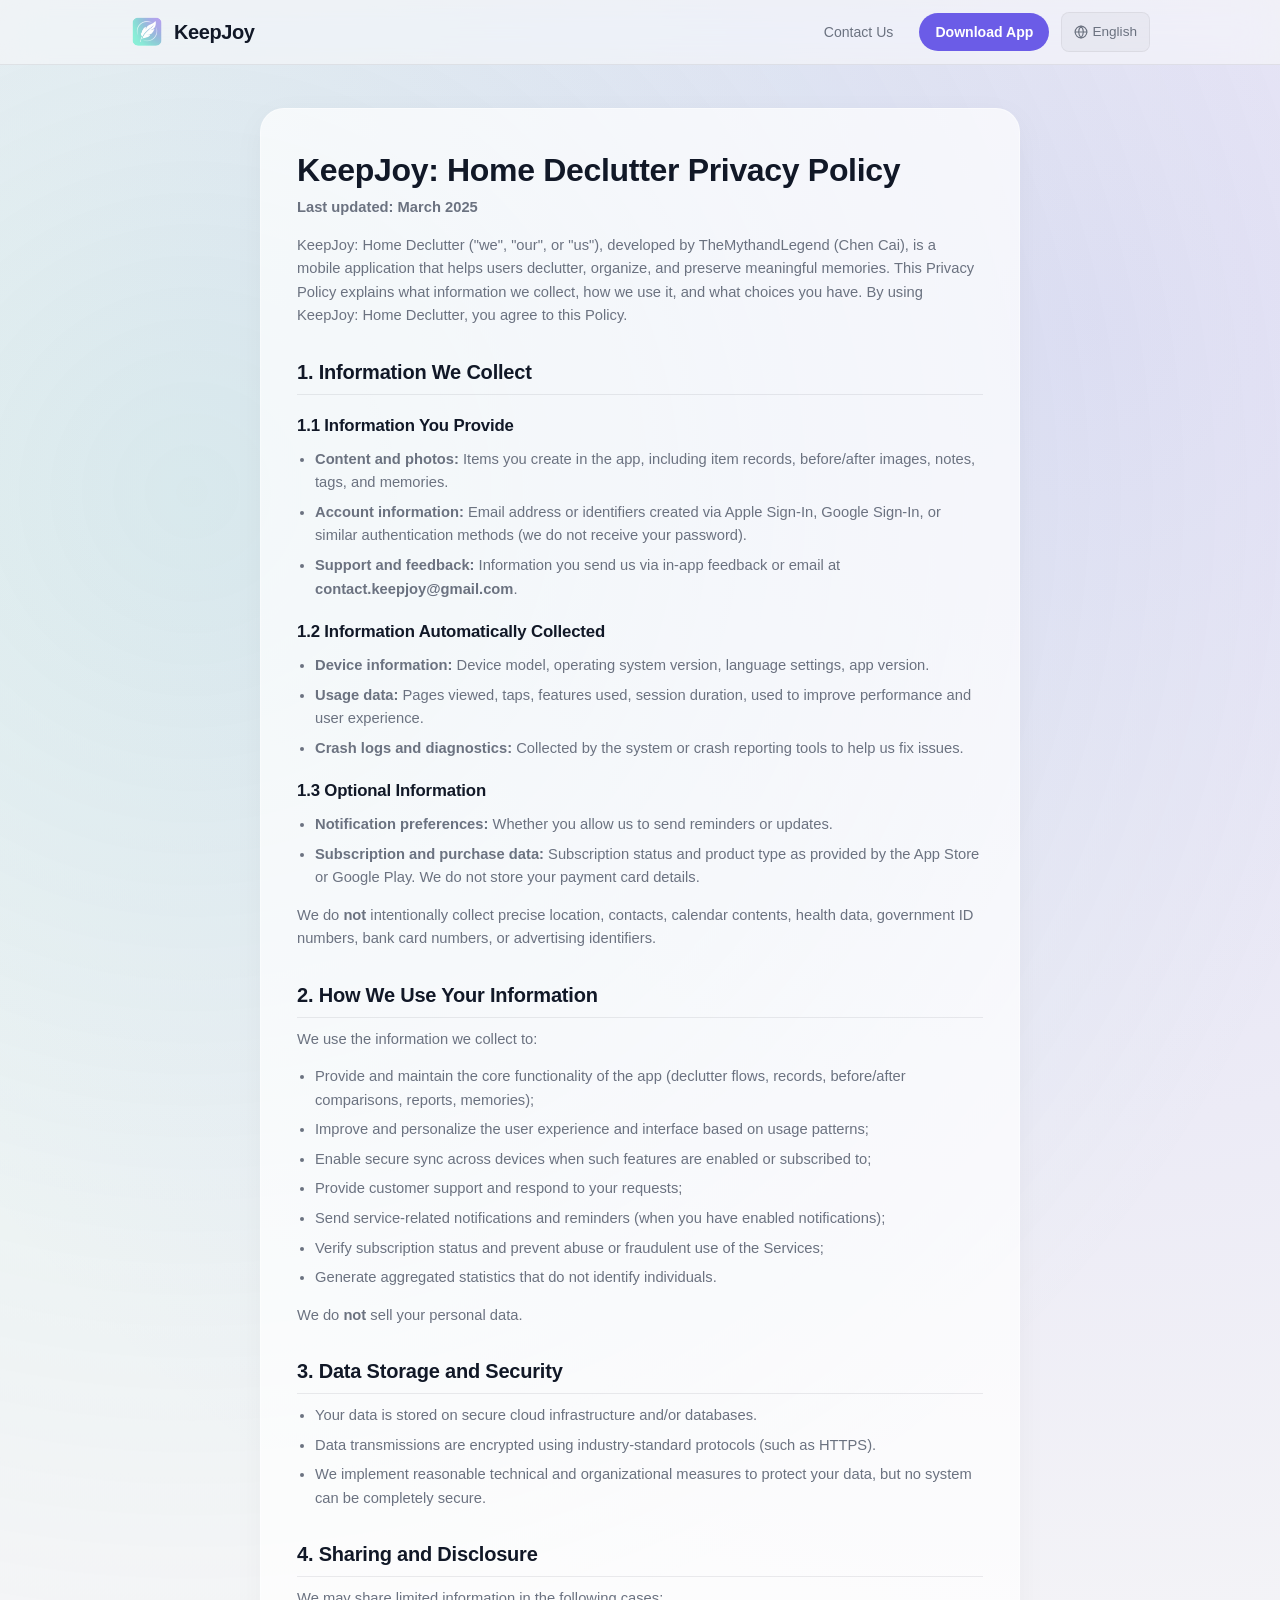
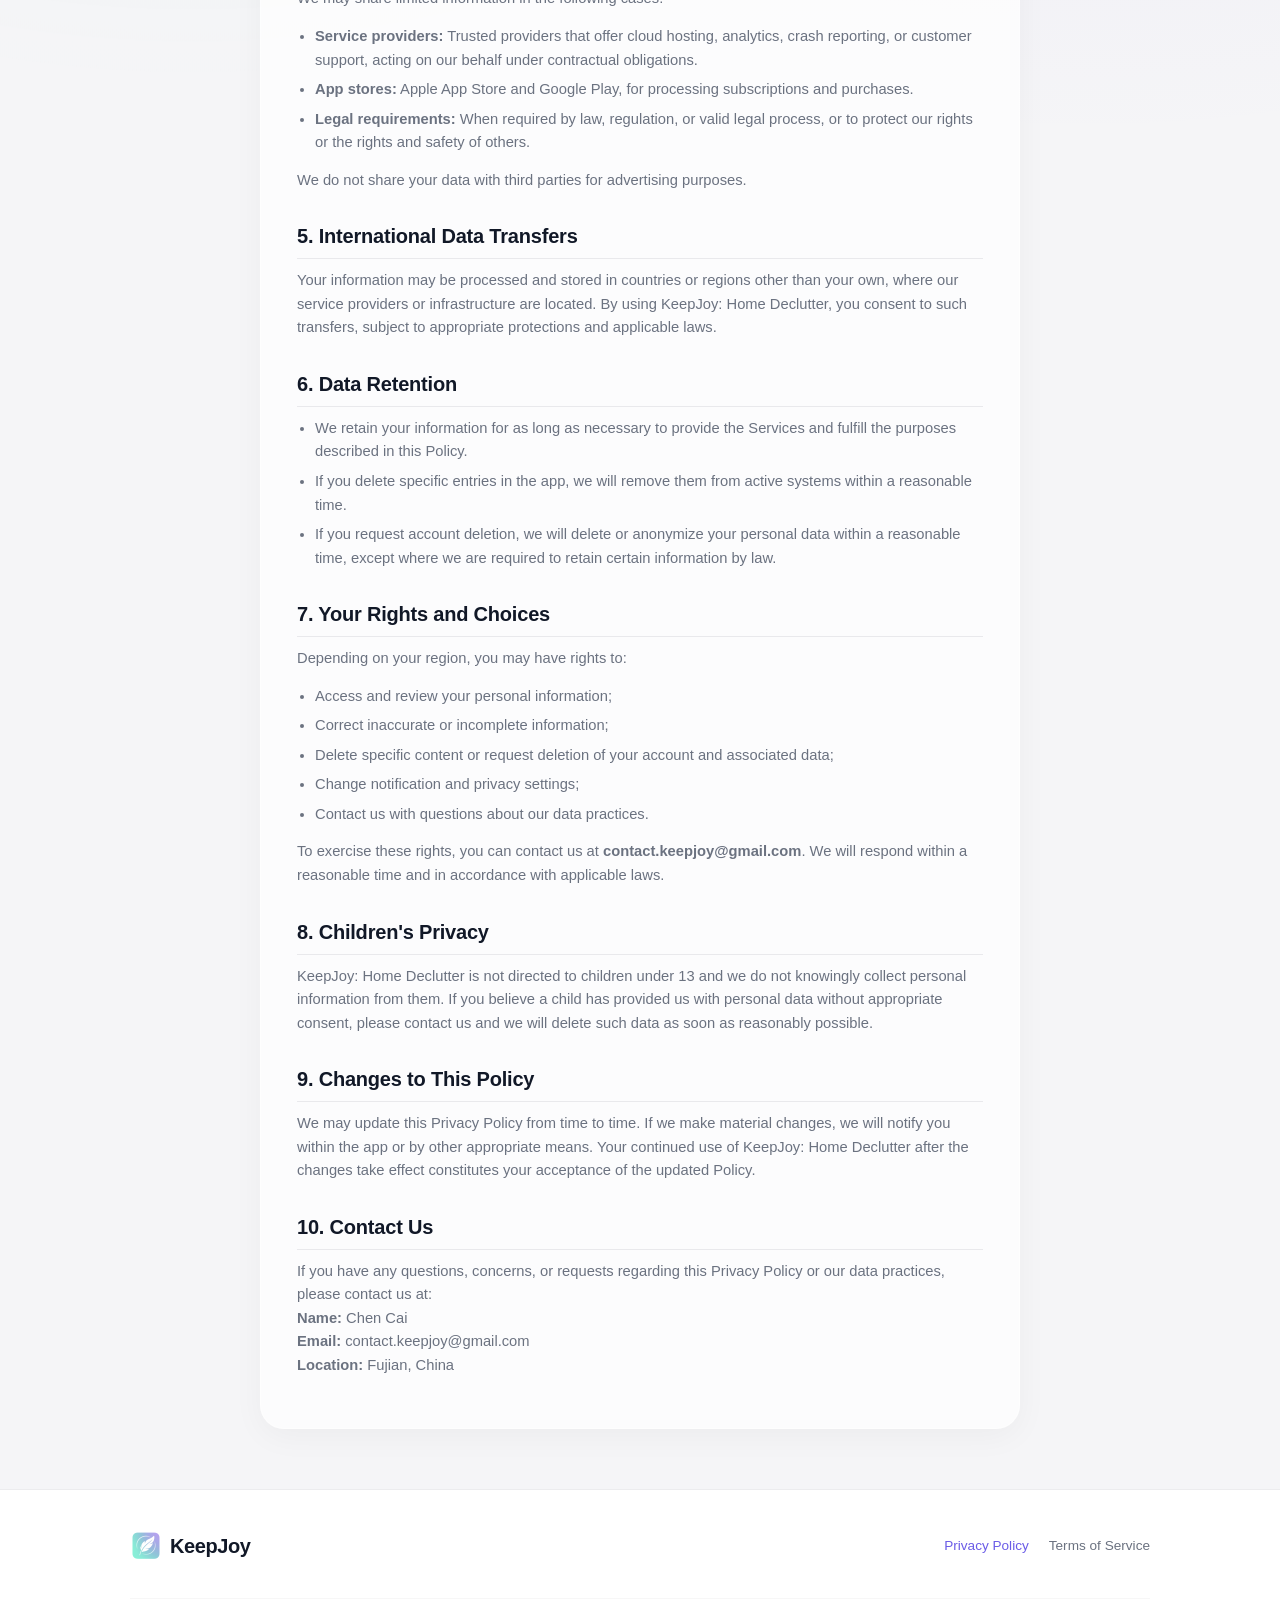
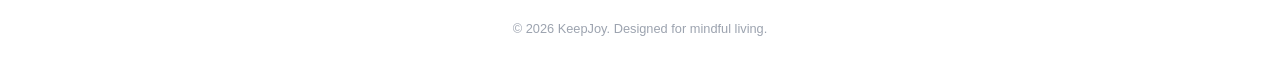
<file: privacy.html>
<!DOCTYPE html>
<html lang="en">
<head>
  <meta charset="UTF-8" />
  <meta name="viewport" content="width=device-width, initial-scale=1.0" />
  <title>KeepJoy: Home Declutter Privacy Policy</title>

  <!-- Favicon -->
  <link rel="icon" type="image/png" href="/logo.png" />
  <link rel="apple-touch-icon" href="/logo.png" />

  <link rel="preconnect" href="https://fonts.googleapis.com" />
  <link rel="preconnect" href="https://fonts.gstatic.com" crossorigin />
  
  <!-- Shared stylesheet -->
  <link rel="stylesheet" href="style.css" />
</head>
<body>
  <!-- HEADER -->
  <header class="site-header" id="mainHeader">
    <div class="container nav-wrapper">
      <a href="index.html" class="logo-link">
        <img src="logo.png" alt="KeepJoy Logo" class="logo-img" />
        <span class="logo-text">KeepJoy</span>
      </a>
      <div class="nav-right">
        <a href="contact.html" id="nav-contact" class="nav-link">Contact Us</a>
        <a href="download.html" id="nav-download" class="btn-cta">Download App</a>
        
        <!-- Lang Dropdown -->
        <div class="lang-dropdown">
          <button id="langBtn" class="lang-btn" aria-haspopup="true" aria-expanded="false" title="Language">
            <svg width="18" height="18" viewBox="0 0 24 24" fill="none" stroke="currentColor" stroke-width="2" stroke-linecap="round" stroke-linejoin="round">
              <circle cx="12" cy="12" r="10"></circle>
              <line x1="2" y1="12" x2="22" y2="12"></line>
              <path d="M12 2a15.3 15.3 0 0 1 4 10 15.3 15.3 0 0 1-4 10 15.3 15.3 0 0 1-4-10 15.3 15.3 0 0 1 4-10z"></path>
            </svg>
            <span id="lang-label">English</span>
          </button>
          <div id="langMenu" class="lang-menu" role="menu" aria-hidden="true">
            <button data-lang="en" class="lang-option">English</button>
            <button data-lang="zh" class="lang-option">中文</button>
          </div>
        </div>
      </div>
    </div>
  </header>

  <main class="main-content">
    <div class="container">
      <div class="content-card legal-content">
        <h1>KeepJoy: Home Declutter Privacy Policy</h1>
        <p><strong>Last updated: March 2025</strong></p>

        <p>
          KeepJoy: Home Declutter ("we", "our", or "us"), developed by TheMythandLegend (Chen Cai), is a mobile application that helps users declutter, organize, and preserve meaningful memories.
          This Privacy Policy explains what information we collect, how we use it, and what choices you have.
          By using KeepJoy: Home Declutter, you agree to this Policy.
        </p>

        <h2>1. Information We Collect</h2>

        <h3>1.1 Information You Provide</h3>
        <ul>
          <li><strong>Content and photos:</strong> Items you create in the app, including item records, before/after images, notes, tags, and memories.</li>
          <li><strong>Account information:</strong> Email address or identifiers created via Apple Sign-In, Google Sign-In, or similar authentication methods (we do not receive your password).</li>
          <li><strong>Support and feedback:</strong> Information you send us via in-app feedback or email at <strong>contact.keepjoy@gmail.com</strong>.</li>
        </ul>

        <h3>1.2 Information Automatically Collected</h3>
        <ul>
          <li><strong>Device information:</strong> Device model, operating system version, language settings, app version.</li>
          <li><strong>Usage data:</strong> Pages viewed, taps, features used, session duration, used to improve performance and user experience.</li>
          <li><strong>Crash logs and diagnostics:</strong> Collected by the system or crash reporting tools to help us fix issues.</li>
        </ul>

        <h3>1.3 Optional Information</h3>
        <ul>
          <li><strong>Notification preferences:</strong> Whether you allow us to send reminders or updates.</li>
          <li><strong>Subscription and purchase data:</strong> Subscription status and product type as provided by the App Store or Google Play. We do not store your payment card details.</li>
        </ul>

        <p>
          We do <strong>not</strong> intentionally collect precise location, contacts, calendar contents, health data, government ID numbers, bank card numbers, or advertising identifiers.
        </p>

        <h2>2. How We Use Your Information</h2>
        <p>We use the information we collect to:</p>
        <ul>
          <li>Provide and maintain the core functionality of the app (declutter flows, records, before/after comparisons, reports, memories);</li>
          <li>Improve and personalize the user experience and interface based on usage patterns;</li>
          <li>Enable secure sync across devices when such features are enabled or subscribed to;</li>
          <li>Provide customer support and respond to your requests;</li>
          <li>Send service-related notifications and reminders (when you have enabled notifications);</li>
          <li>Verify subscription status and prevent abuse or fraudulent use of the Services;</li>
          <li>Generate aggregated statistics that do not identify individuals.</li>
        </ul>

        <p>We do <strong>not</strong> sell your personal data.</p>

        <h2>3. Data Storage and Security</h2>
        <ul>
          <li>Your data is stored on secure cloud infrastructure and/or databases.</li>
          <li>Data transmissions are encrypted using industry-standard protocols (such as HTTPS).</li>
          <li>We implement reasonable technical and organizational measures to protect your data, but no system can be completely secure.</li>
        </ul>

        <h2>4. Sharing and Disclosure</h2>
        <p>We may share limited information in the following cases:</p>
        <ul>
          <li><strong>Service providers:</strong> Trusted providers that offer cloud hosting, analytics, crash reporting, or customer support, acting on our behalf under contractual obligations.</li>
          <li><strong>App stores:</strong> Apple App Store and Google Play, for processing subscriptions and purchases.</li>
          <li><strong>Legal requirements:</strong> When required by law, regulation, or valid legal process, or to protect our rights or the rights and safety of others.</li>
        </ul>
        <p>We do not share your data with third parties for advertising purposes.</p>

        <h2>5. International Data Transfers</h2>
        <p>
          Your information may be processed and stored in countries or regions other than your own, where our service providers or infrastructure are located.
          By using KeepJoy: Home Declutter, you consent to such transfers, subject to appropriate protections and applicable laws.
        </p>

        <h2>6. Data Retention</h2>
        <ul>
          <li>We retain your information for as long as necessary to provide the Services and fulfill the purposes described in this Policy.</li>
          <li>If you delete specific entries in the app, we will remove them from active systems within a reasonable time.</li>
          <li>If you request account deletion, we will delete or anonymize your personal data within a reasonable time, except where we are required to retain certain information by law.</li>
        </ul>

        <h2>7. Your Rights and Choices</h2>
        <p>Depending on your region, you may have rights to:</p>
        <ul>
          <li>Access and review your personal information;</li>
          <li>Correct inaccurate or incomplete information;</li>
          <li>Delete specific content or request deletion of your account and associated data;</li>
          <li>Change notification and privacy settings;</li>
          <li>Contact us with questions about our data practices.</li>
        </ul>
        <p>
          To exercise these rights, you can contact us at <strong>contact.keepjoy@gmail.com</strong>.
          We will respond within a reasonable time and in accordance with applicable laws.
        </p>

        <h2>8. Children's Privacy</h2>
        <p>
          KeepJoy: Home Declutter is not directed to children under 13 and we do not knowingly collect personal information from them.
          If you believe a child has provided us with personal data without appropriate consent, please contact us and we will delete such data as soon as reasonably possible.
        </p>

        <h2>9. Changes to This Policy</h2>
        <p>
          We may update this Privacy Policy from time to time.
          If we make material changes, we will notify you within the app or by other appropriate means.
          Your continued use of KeepJoy: Home Declutter after the changes take effect constitutes your acceptance of the updated Policy.
        </p>

        <h2>10. Contact Us</h2>
        <p>
          If you have any questions, concerns, or requests regarding this Privacy Policy or our data practices, please contact us at:<br />
          <strong>Name:</strong> Chen Cai<br />
          <strong>Email:</strong> contact.keepjoy@gmail.com<br />
          <strong>Location:</strong> Fujian, China
        </p>
      </div>
    </div>
  </main>

  <!-- FOOTER -->
  <footer class="site-footer">
    <div class="container footer-inner">
      <a href="index.html" class="footer-logo">
        <img src="logo.png" alt="KeepJoy Logo" style="height:32px; width:32px; border-radius:8px" />
        <span class="logo-text">KeepJoy</span>
      </a>
      <div class="footer-links">
        <a href="privacy.html" id="footer-privacy" style="color: var(--brand-purple)">Privacy Policy</a>
        <a href="terms.html" id="footer-terms">Terms of Service</a>
      </div>
      <p class="copyright">
        &copy; <span id="year"></span> KeepJoy. Designed for mindful living.
      </p>
    </div>
  </footer>

  <script>
    // Language control and navigation
    let currentLang = 'en';
    localStorage.setItem('language', 'en');

    function setLanguage(lang) {
      if (lang === 'zh') {
        window.location.href = 'privacy_zh.html';
      }
    }

    // Wire up language dropdown UI
    (function(){
      const langBtn = document.getElementById('langBtn');
      const langMenu = document.getElementById('langMenu');
      if(!langBtn || !langMenu) return;
      
      langBtn.addEventListener('click', (e) => {
        e.stopPropagation();
        const show = langMenu.classList.toggle('show');
      });
      
      langMenu.addEventListener('click', (e) => {
        const btn = e.target.closest('button[data-lang]');
        if(!btn) return;
        const lang = btn.getAttribute('data-lang');
        setLanguage(lang);
      });
      
      document.addEventListener('click', (e) => {
        if(!langMenu.classList.contains('show')) return;
        if(!e.target.closest('.lang-dropdown')){
          langMenu.classList.remove('show');
        }
      });
    })();

    // Copyright year
    document.getElementById("year").textContent = new Date().getFullYear();
  </script>
</body>
</html>
</file>
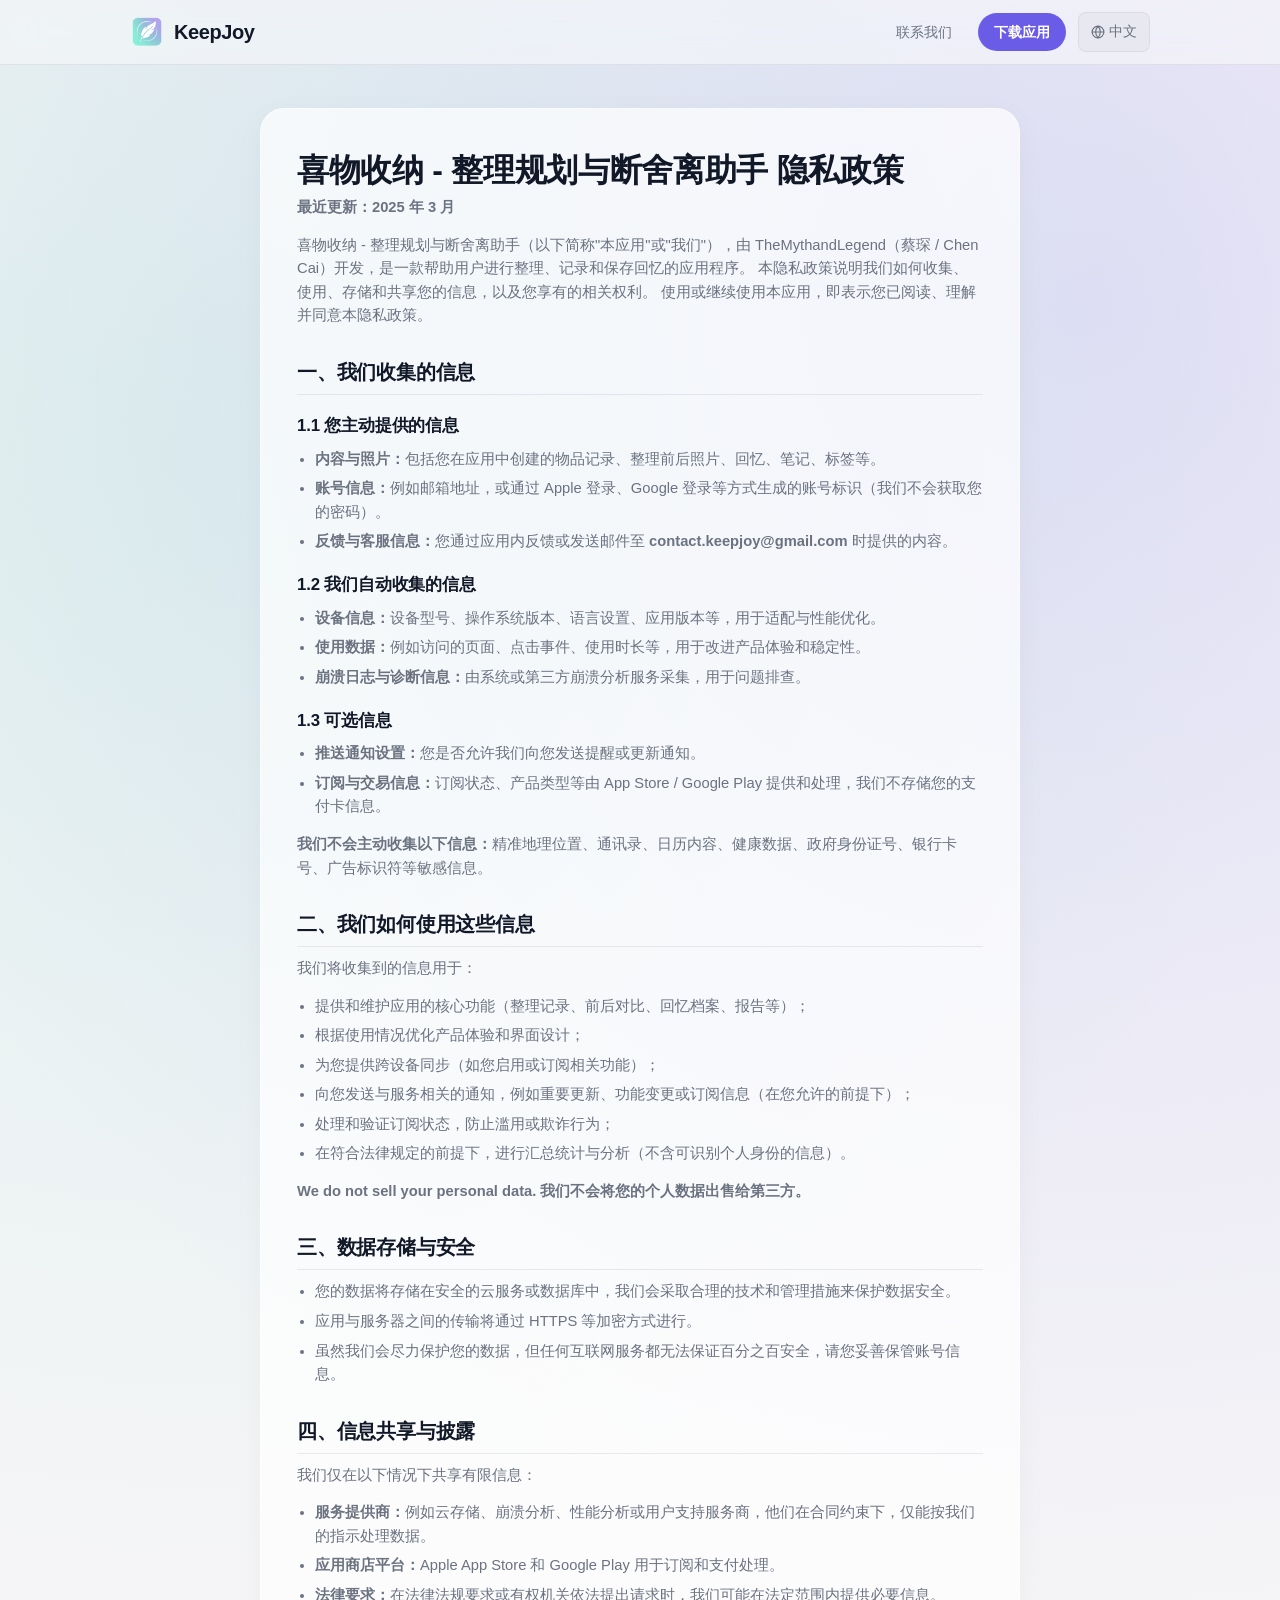
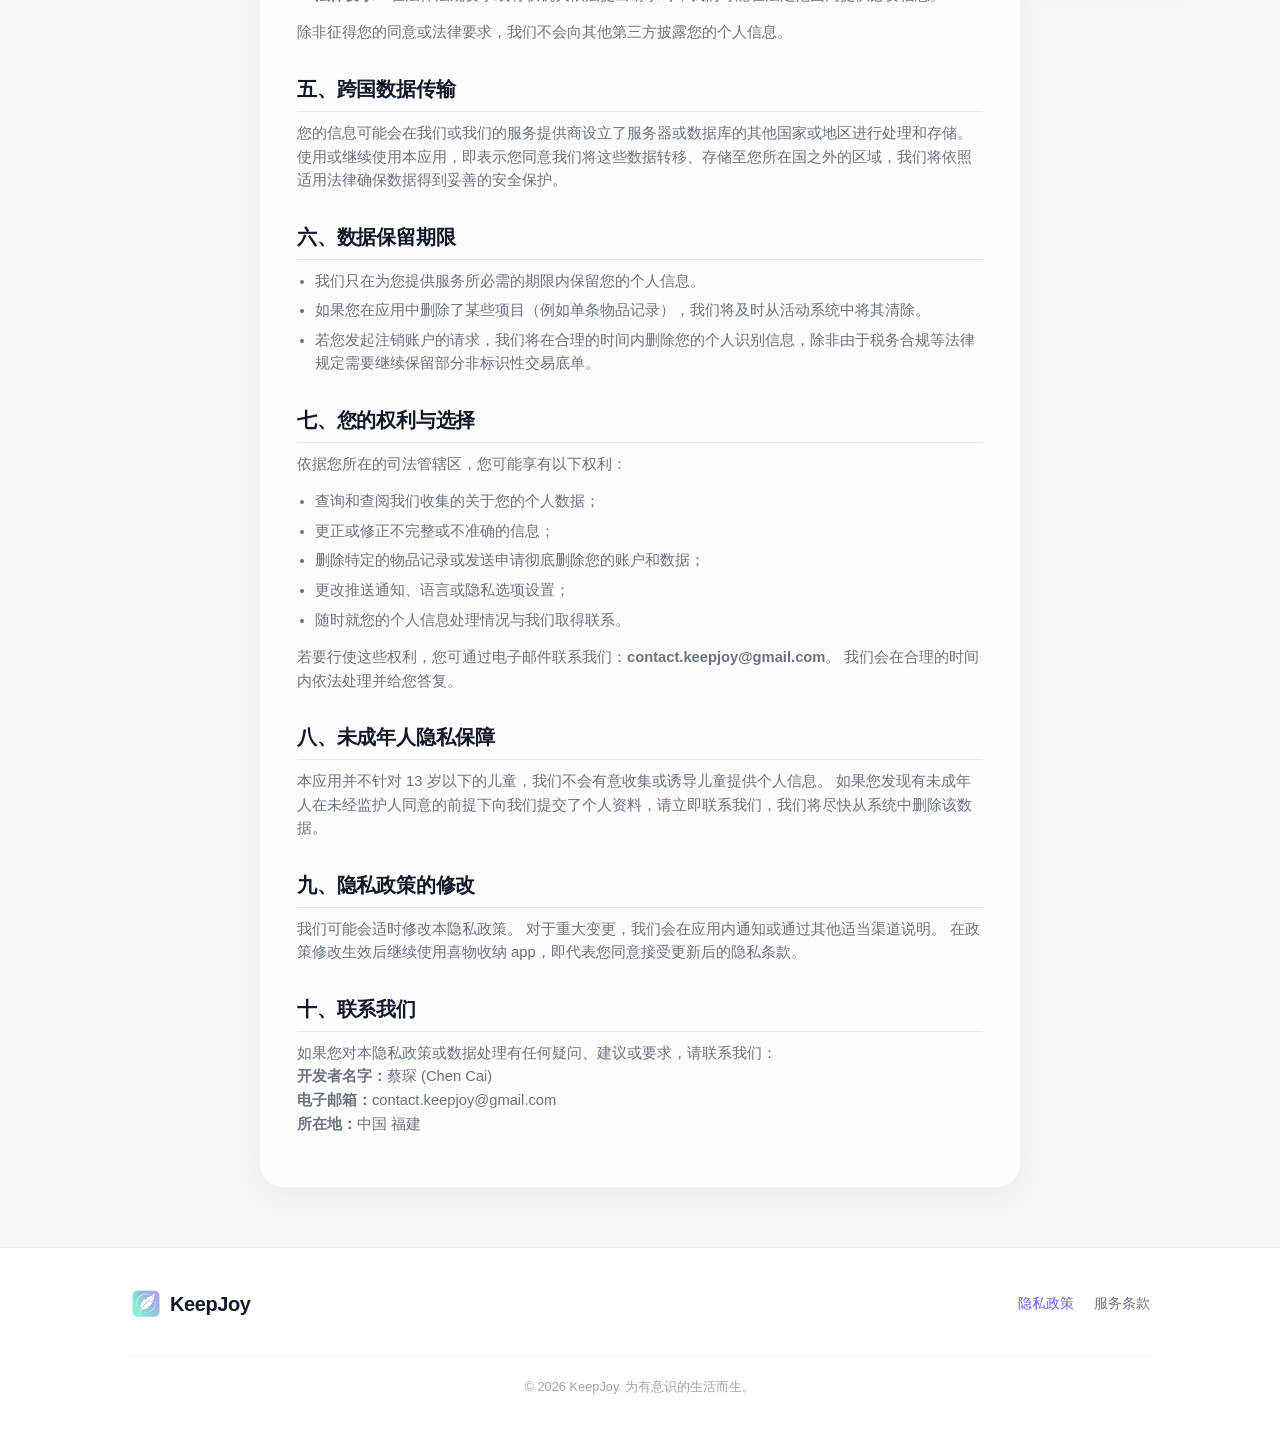
<file: privacy_zh.html>
<!DOCTYPE html>
<html lang="zh">
<head>
  <meta charset="UTF-8" />
  <meta name="viewport" content="width=device-width, initial-scale=1.0" />
  <title>喜物收纳 - 整理规划与断舍离助手 隐私政策</title>

  <!-- Favicon -->
  <link rel="icon" type="image/png" href="/logo.png" />
  <link rel="apple-touch-icon" href="/logo.png" />

  <link rel="preconnect" href="https://fonts.googleapis.com" />
  <link rel="preconnect" href="https://fonts.gstatic.com" crossorigin />
  
  <!-- Shared stylesheet -->
  <link rel="stylesheet" href="style.css" />
</head>
<body>
  <!-- HEADER -->
  <header class="site-header" id="mainHeader">
    <div class="container nav-wrapper">
      <a href="index.html" class="logo-link">
        <img src="logo.png" alt="KeepJoy Logo" class="logo-img" />
        <span class="logo-text">KeepJoy</span>
      </a>
      <div class="nav-right">
        <a href="contact.html" id="nav-contact" class="nav-link">联系我们</a>
        <a href="download.html" id="nav-download" class="btn-cta">下载应用</a>
        
        <!-- Lang Dropdown -->
        <div class="lang-dropdown">
          <button id="langBtn" class="lang-btn" aria-haspopup="true" aria-expanded="false" title="Language">
            <svg width="18" height="18" viewBox="0 0 24 24" fill="none" stroke="currentColor" stroke-width="2" stroke-linecap="round" stroke-linejoin="round">
              <circle cx="12" cy="12" r="10"></circle>
              <line x1="2" y1="12" x2="22" y2="12"></line>
              <path d="M12 2a15.3 15.3 0 0 1 4 10 15.3 15.3 0 0 1-4 10 15.3 15.3 0 0 1-4-10 15.3 15.3 0 0 1 4-10z"></path>
            </svg>
            <span id="lang-label">中文</span>
          </button>
          <div id="langMenu" class="lang-menu" role="menu" aria-hidden="true">
            <button data-lang="en" class="lang-option">English</button>
            <button data-lang="zh" class="lang-option">中文</button>
          </div>
        </div>
      </div>
    </div>
  </header>

  <main class="main-content">
    <div class="container">
      <div class="content-card legal-content">
        <h1>喜物收纳 - 整理规划与断舍离助手 隐私政策</h1>
        <p><strong>最近更新：2025 年 3 月</strong></p>

        <p>
          喜物收纳 - 整理规划与断舍离助手（以下简称"本应用"或"我们"），由 TheMythandLegend（蔡琛 / Chen Cai）开发，是一款帮助用户进行整理、记录和保存回忆的应用程序。
          本隐私政策说明我们如何收集、使用、存储和共享您的信息，以及您享有的相关权利。
          使用或继续使用本应用，即表示您已阅读、理解并同意本隐私政策。
        </p>

        <h2>一、我们收集的信息</h2>

        <h3>1.1 您主动提供的信息</h3>
        <ul>
          <li><strong>内容与照片：</strong>包括您在应用中创建的物品记录、整理前后照片、回忆、笔记、标签等。</li>
          <li><strong>账号信息：</strong>例如邮箱地址，或通过 Apple 登录、Google 登录等方式生成的账号标识（我们不会获取您的密码）。</li>
          <li><strong>反馈与客服信息：</strong>您通过应用内反馈或发送邮件至 <strong>contact.keepjoy@gmail.com</strong> 时提供的内容。</li>
        </ul>

        <h3>1.2 我们自动收集的信息</h3>
        <ul>
          <li><strong>设备信息：</strong>设备型号、操作系统版本、语言设置、应用版本等，用于适配与性能优化。</li>
          <li><strong>使用数据：</strong>例如访问的页面、点击事件、使用时长等，用于改进产品体验和稳定性。</li>
          <li><strong>崩溃日志与诊断信息：</strong>由系统或第三方崩溃分析服务采集，用于问题排查。</li>
        </ul>

        <h3>1.3 可选信息</h3>
        <ul>
          <li><strong>推送通知设置：</strong>您是否允许我们向您发送提醒或更新通知。</li>
          <li><strong>订阅与交易信息：</strong>订阅状态、产品类型等由 App Store / Google Play 提供和处理，我们不存储您的支付卡信息。</li>
        </ul>

        <p><strong>我们不会主动收集以下信息：</strong>精准地理位置、通讯录、日历内容、健康数据、政府身份证号、银行卡号、广告标识符等敏感信息。</p>

        <h2>二、我们如何使用这些信息</h2>
        <p>我们将收集到的信息用于：</p>
        <ul>
          <li>提供和维护应用的核心功能（整理记录、前后对比、回忆档案、报告等）；</li>
          <li>根据使用情况优化产品体验和界面设计；</li>
          <li>为您提供跨设备同步（如您启用或订阅相关功能）；</li>
          <li>向您发送与服务相关的通知，例如重要更新、功能变更或订阅信息（在您允许的前提下）；</li>
          <li>处理和验证订阅状态，防止滥用或欺诈行为；</li>
          <li>在符合法律规定的前提下，进行汇总统计与分析（不含可识别个人身份的信息）。</li>
        </ul>

        <p><strong>We do not sell your personal data. 我们不会将您的个人数据出售给第三方。</strong></p>

        <h2>三、数据存储与安全</h2>
        <ul>
          <li>您的数据将存储在安全的云服务或数据库中，我们会采取合理的技术和管理措施来保护数据安全。</li>
          <li>应用与服务器之间的传输将通过 HTTPS 等加密方式进行。</li>
          <li>虽然我们会尽力保护您的数据，但任何互联网服务都无法保证百分之百安全，请您妥善保管账号信息。</li>
        </ul>

        <h2>四、信息共享与披露</h2>
        <p>我们仅在以下情况下共享有限信息：</p>
        <ul>
          <li><strong>服务提供商：</strong>例如云存储、崩溃分析、性能分析或用户支持服务商，他们在合同约束下，仅能按我们的指示处理数据。</li>
          <li><strong>应用商店平台：</strong>Apple App Store 和 Google Play 用于订阅和支付处理。</li>
          <li><strong>法律要求：</strong>在法律法规要求或有权机关依法提出请求时，我们可能在法定范围内提供必要信息。</li>
        </ul>
        <p>除非征得您的同意或法律要求，我们不会向其他第三方披露您的个人信息。</p>

        <h2>五、跨国数据传输</h2>
        <p>
          您的信息可能会在我们或我们的服务提供商设立了服务器或数据库的其他国家或地区进行处理和存储。
          使用或继续使用本应用，即表示您同意我们将这些数据转移、存储至您所在国之外的区域，我们将依照适用法律确保数据得到妥善的安全保护。
        </p>

        <h2>六、数据保留期限</h2>
        <ul>
          <li>我们只在为您提供服务所必需的期限内保留您的个人信息。</li>
          <li>如果您在应用中删除了某些项目（例如单条物品记录），我们将及时从活动系统中将其清除。</li>
          <li>若您发起注销账户的请求，我们将在合理的时间内删除您的个人识别信息，除非由于税务合规等法律规定需要继续保留部分非标识性交易底单。</li>
        </ul>

        <h2>七、您的权利与选择</h2>
        <p>依据您所在的司法管辖区，您可能享有以下权利：</p>
        <ul>
          <li>查询和查阅我们收集的关于您的个人数据；</li>
          <li>更正或修正不完整或不准确的信息；</li>
          <li>删除特定的物品记录或发送申请彻底删除您的账户和数据；</li>
          <li>更改推送通知、语言或隐私选项设置；</li>
          <li>随时就您的个人信息处理情况与我们取得联系。</li>
        </ul>
        <p>
          若要行使这些权利，您可通过电子邮件联系我们：<strong>contact.keepjoy@gmail.com</strong>。
          我们会在合理的时间内依法处理并给您答复。
        </p>

        <h2>八、未成年人隐私保障</h2>
        <p>
          本应用并不针对 13 岁以下的儿童，我们不会有意收集或诱导儿童提供个人信息。
          如果您发现有未成年人在未经监护人同意的前提下向我们提交了个人资料，请立即联系我们，我们将尽快从系统中删除该数据。
        </p>

        <h2>九、隐私政策的修改</h2>
        <p>
          我们可能会适时修改本隐私政策。
          对于重大变更，我们会在应用内通知或通过其他适当渠道说明。
          在政策修改生效后继续使用喜物收纳 app，即代表您同意接受更新后的隐私条款。
        </p>

        <h2>十、联系我们</h2>
        <p>
          如果您对本隐私政策或数据处理有任何疑问、建议或要求，请联系我们：<br />
          <strong>开发者名字：</strong>蔡琛 (Chen Cai)<br />
          <strong>电子邮箱：</strong>contact.keepjoy@gmail.com<br />
          <strong>所在地：</strong>中国 福建
        </p>
      </div>
    </div>
  </main>

  <!-- FOOTER -->
  <footer class="site-footer">
    <div class="container footer-inner">
      <a href="index.html" class="footer-logo">
        <img src="logo.png" alt="KeepJoy Logo" style="height:32px; width:32px; border-radius:8px" />
        <span class="logo-text">KeepJoy</span>
      </a>
      <div class="footer-links">
        <a href="privacy_zh.html" id="footer-privacy" style="color: var(--brand-purple)">隐私政策</a>
        <a href="terms_zh.html" id="footer-terms">服务条款</a>
      </div>
      <p class="copyright">
        &copy; <span id="year"></span> KeepJoy. 为有意识的生活而生。
      </p>
    </div>
  </footer>

  <script>
    // Language control and navigation
    let currentLang = 'zh';
    localStorage.setItem('language', 'zh');

    function setLanguage(lang) {
      if (lang === 'en') {
        window.location.href = 'privacy.html';
      }
    }

    // Wire up language dropdown UI
    (function(){
      const langBtn = document.getElementById('langBtn');
      const langMenu = document.getElementById('langMenu');
      if(!langBtn || !langMenu) return;
      
      langBtn.addEventListener('click', (e) => {
        e.stopPropagation();
        const show = langMenu.classList.toggle('show');
      });
      
      langMenu.addEventListener('click', (e) => {
        const btn = e.target.closest('button[data-lang]');
        if(!btn) return;
        const lang = btn.getAttribute('data-lang');
        setLanguage(lang);
      });
      
      document.addEventListener('click', (e) => {
        if(!langMenu.classList.contains('show')) return;
        if(!e.target.closest('.lang-dropdown')){
          langMenu.classList.remove('show');
        }
      });
    })();

    // Copyright year
    document.getElementById("year").textContent = new Date().getFullYear();
  </script>
</body>
</html>
</file>
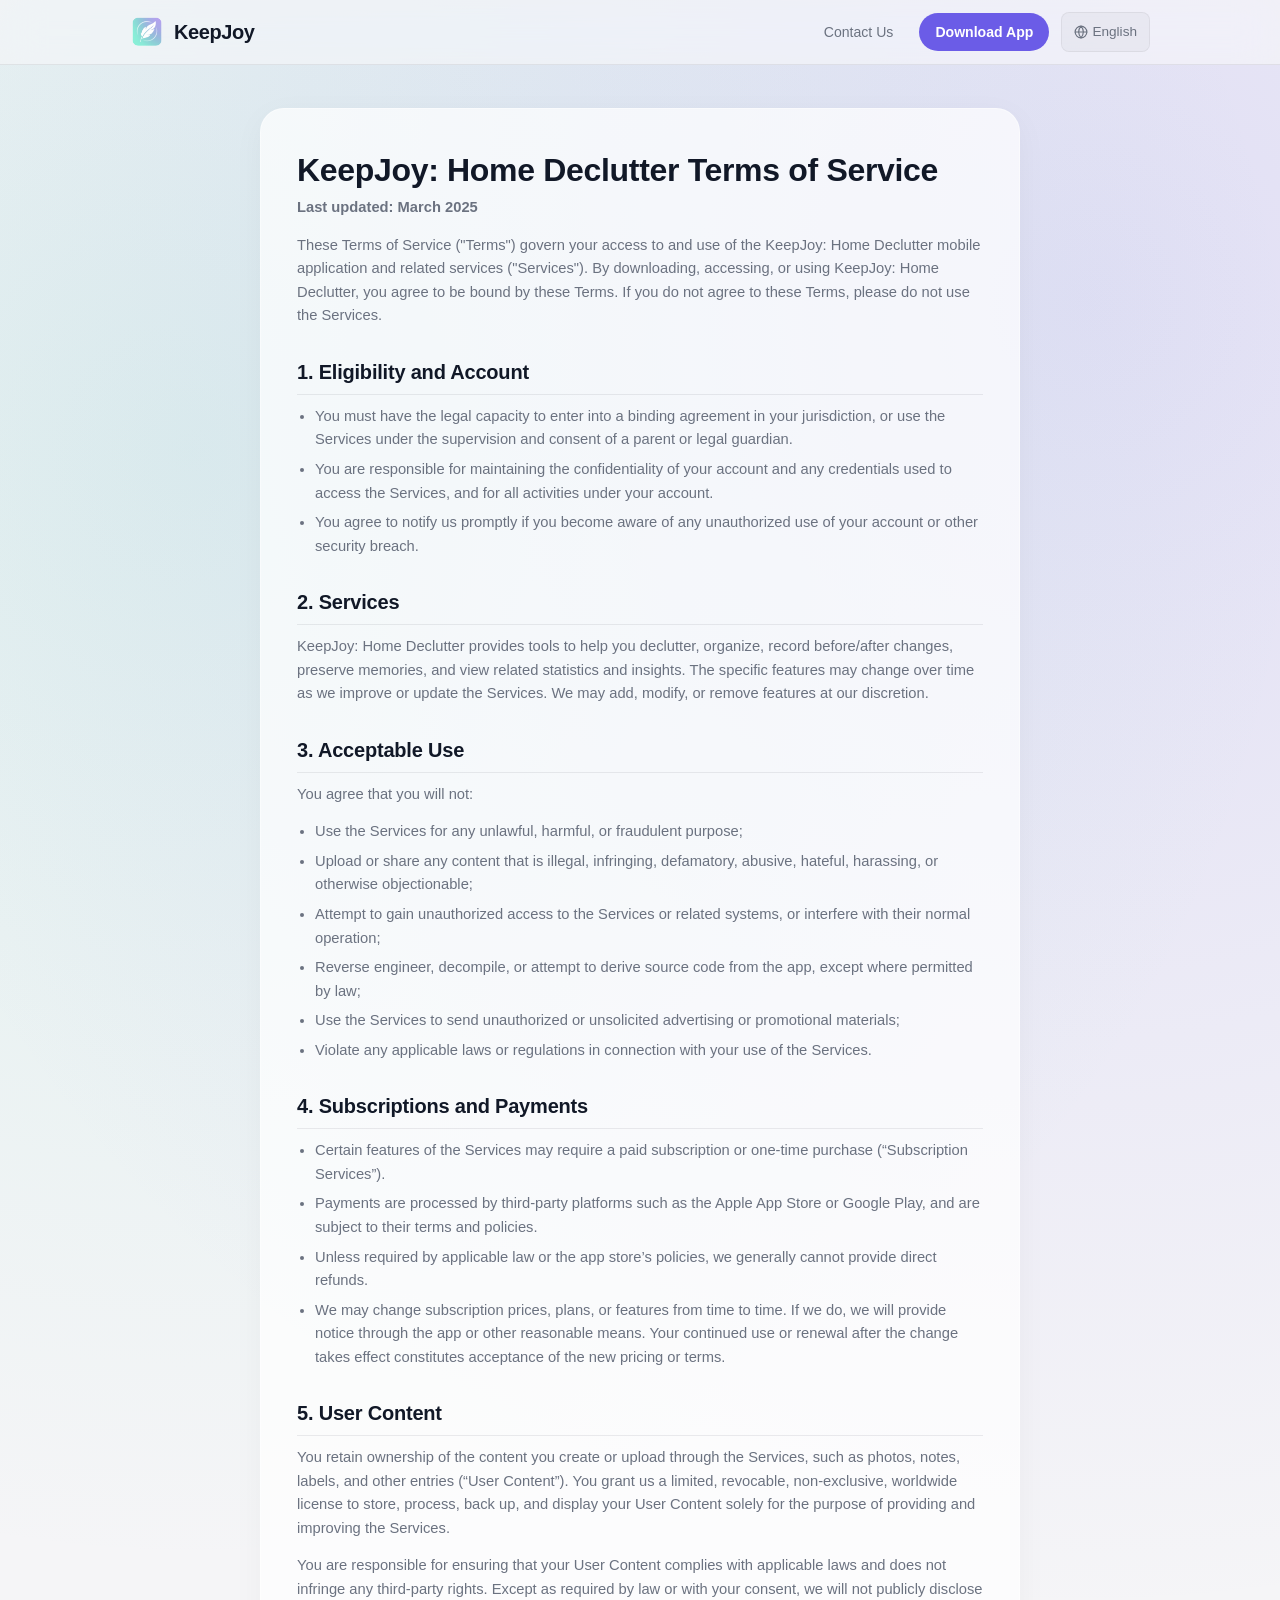
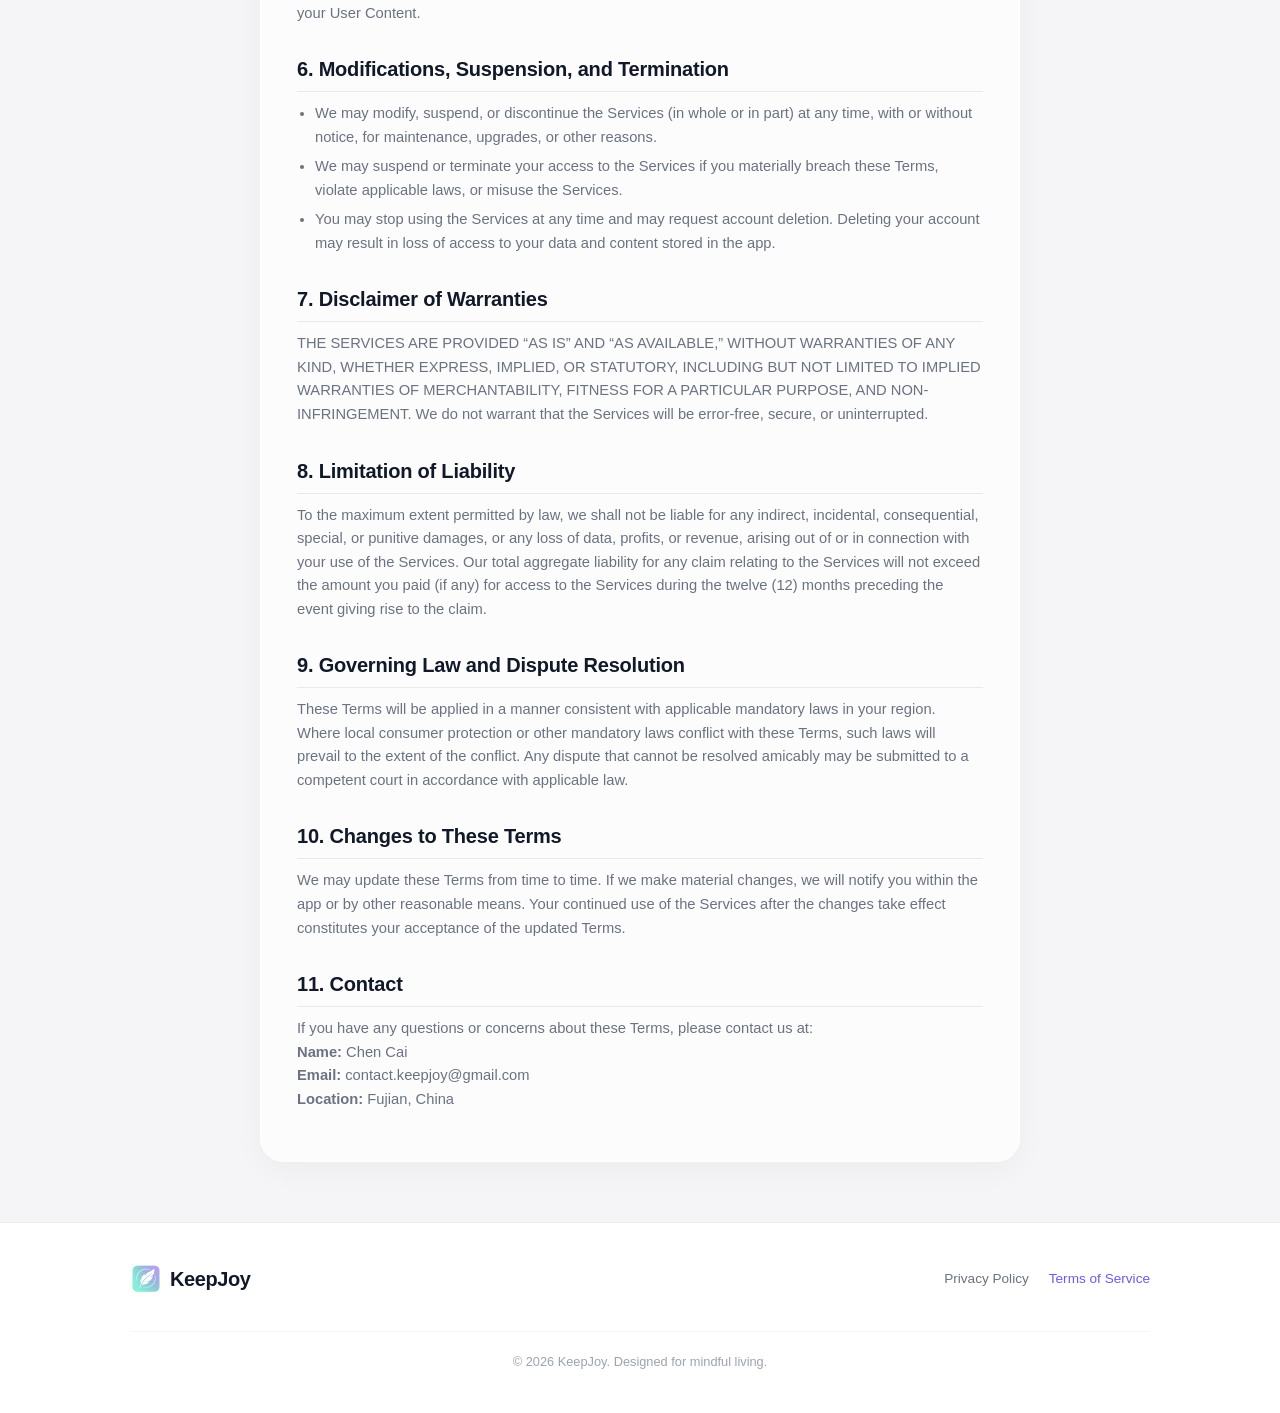
<file: terms.html>
<!DOCTYPE html>
<html lang="en">
<head>
  <meta charset="UTF-8" />
  <meta name="viewport" content="width=device-width, initial-scale=1.0" />
  <title>KeepJoy: Home Declutter Terms of Service</title>

  <!-- Favicon -->
  <link rel="icon" type="image/png" href="/logo.png" />
  <link rel="apple-touch-icon" href="/logo.png" />

  <link rel="preconnect" href="https://fonts.googleapis.com" />
  <link rel="preconnect" href="https://fonts.gstatic.com" crossorigin />
  
  <!-- Shared stylesheet -->
  <link rel="stylesheet" href="style.css" />
</head>
<body>
  <!-- HEADER -->
  <header class="site-header" id="mainHeader">
    <div class="container nav-wrapper">
      <a href="index.html" class="logo-link">
        <img src="logo.png" alt="KeepJoy Logo" class="logo-img" />
        <span class="logo-text">KeepJoy</span>
      </a>
      <div class="nav-right">
        <a href="contact.html" id="nav-contact" class="nav-link">Contact Us</a>
        <a href="download.html" id="nav-download" class="btn-cta">Download App</a>
        
        <!-- Lang Dropdown -->
        <div class="lang-dropdown">
          <button id="langBtn" class="lang-btn" aria-haspopup="true" aria-expanded="false" title="Language">
            <svg width="18" height="18" viewBox="0 0 24 24" fill="none" stroke="currentColor" stroke-width="2" stroke-linecap="round" stroke-linejoin="round">
              <circle cx="12" cy="12" r="10"></circle>
              <line x1="2" y1="12" x2="22" y2="12"></line>
              <path d="M12 2a15.3 15.3 0 0 1 4 10 15.3 15.3 0 0 1-4 10 15.3 15.3 0 0 1-4-10 15.3 15.3 0 0 1 4-10z"></path>
            </svg>
            <span id="lang-label">English</span>
          </button>
          <div id="langMenu" class="lang-menu" role="menu" aria-hidden="true">
            <button data-lang="en" class="lang-option">English</button>
            <button data-lang="zh" class="lang-option">中文</button>
          </div>
        </div>
      </div>
    </div>
  </header>

  <main class="main-content">
    <div class="container">
      <div class="content-card legal-content">
        <h1>KeepJoy: Home Declutter Terms of Service</h1>
        <p><strong>Last updated: March 2025</strong></p>

        <p>
          These Terms of Service ("Terms") govern your access to and use of the KeepJoy: Home Declutter mobile application and related services ("Services").
          By downloading, accessing, or using KeepJoy: Home Declutter, you agree to be bound by these Terms.
          If you do not agree to these Terms, please do not use the Services.
        </p>

        <h2>1. Eligibility and Account</h2>
        <ul>
          <li>You must have the legal capacity to enter into a binding agreement in your jurisdiction, or use the Services under the supervision and consent of a parent or legal guardian.</li>
          <li>You are responsible for maintaining the confidentiality of your account and any credentials used to access the Services, and for all activities under your account.</li>
          <li>You agree to notify us promptly if you become aware of any unauthorized use of your account or other security breach.</li>
        </ul>

        <h2>2. Services</h2>
        <p>
          KeepJoy: Home Declutter provides tools to help you declutter, organize, record before/after changes, preserve memories, and view related statistics and insights.
          The specific features may change over time as we improve or update the Services.
          We may add, modify, or remove features at our discretion.
        </p>

        <h2>3. Acceptable Use</h2>
        <p>You agree that you will not:</p>
        <ul>
          <li>Use the Services for any unlawful, harmful, or fraudulent purpose;</li>
          <li>Upload or share any content that is illegal, infringing, defamatory, abusive, hateful, harassing, or otherwise objectionable;</li>
          <li>Attempt to gain unauthorized access to the Services or related systems, or interfere with their normal operation;</li>
          <li>Reverse engineer, decompile, or attempt to derive source code from the app, except where permitted by law;</li>
          <li>Use the Services to send unauthorized or unsolicited advertising or promotional materials;</li>
          <li>Violate any applicable laws or regulations in connection with your use of the Services.</li>
        </ul>

        <h2>4. Subscriptions and Payments</h2>
        <ul>
          <li>Certain features of the Services may require a paid subscription or one-time purchase (“Subscription Services”).</li>
          <li>Payments are processed by third-party platforms such as the Apple App Store or Google Play, and are subject to their terms and policies.</li>
          <li>Unless required by applicable law or the app store’s policies, we generally cannot provide direct refunds.</li>
          <li>We may change subscription prices, plans, or features from time to time. If we do, we will provide notice through the app or other reasonable means. Your continued use or renewal after the change takes effect constitutes acceptance of the new pricing or terms.</li>
        </ul>

        <h2>5. User Content</h2>
        <p>
          You retain ownership of the content you create or upload through the Services, such as photos, notes, labels, and other entries (“User Content”).
          You grant us a limited, revocable, non-exclusive, worldwide license to store, process, back up, and display your User Content solely for the purpose of providing and improving the Services.
        </p>
        <p>
          You are responsible for ensuring that your User Content complies with applicable laws and does not infringe any third-party rights.
          Except as required by law or with your consent, we will not publicly disclose your User Content.
        </p>

        <h2>6. Modifications, Suspension, and Termination</h2>
        <ul>
          <li>We may modify, suspend, or discontinue the Services (in whole or in part) at any time, with or without notice, for maintenance, upgrades, or other reasons.</li>
          <li>We may suspend or terminate your access to the Services if you materially breach these Terms, violate applicable laws, or misuse the Services.</li>
          <li>You may stop using the Services at any time and may request account deletion. Deleting your account may result in loss of access to your data and content stored in the app.</li>
        </ul>

        <h2>7. Disclaimer of Warranties</h2>
        <p>
          THE SERVICES ARE PROVIDED “AS IS” AND “AS AVAILABLE,” WITHOUT WARRANTIES OF ANY KIND,
          WHETHER EXPRESS, IMPLIED, OR STATUTORY, INCLUDING BUT NOT LIMITED TO IMPLIED WARRANTIES OF MERCHANTABILITY,
          FITNESS FOR A PARTICULAR PURPOSE, AND NON-INFRINGEMENT.
          We do not warrant that the Services will be error-free, secure, or uninterrupted.
        </p>

        <h2>8. Limitation of Liability</h2>
        <p>
          To the maximum extent permitted by law, we shall not be liable for any indirect, incidental, consequential, special, or punitive damages,
          or any loss of data, profits, or revenue, arising out of or in connection with your use of the Services.
          Our total aggregate liability for any claim relating to the Services will not exceed the amount you paid (if any)
          for access to the Services during the twelve (12) months preceding the event giving rise to the claim.
        </p>

        <h2>9. Governing Law and Dispute Resolution</h2>
        <p>
          These Terms will be applied in a manner consistent with applicable mandatory laws in your region.
          Where local consumer protection or other mandatory laws conflict with these Terms, such laws will prevail to the extent of the conflict.
          Any dispute that cannot be resolved amicably may be submitted to a competent court in accordance with applicable law.
        </p>

        <h2>10. Changes to These Terms</h2>
        <p>
          We may update these Terms from time to time.
          If we make material changes, we will notify you within the app or by other reasonable means.
          Your continued use of the Services after the changes take effect constitutes your acceptance of the updated Terms.
        </p>

        <h2>11. Contact</h2>
        <p>
          If you have any questions or concerns about these Terms, please contact us at:<br />
          <strong>Name:</strong> Chen Cai<br />
          <strong>Email:</strong> contact.keepjoy@gmail.com<br />
          <strong>Location:</strong> Fujian, China
        </p>
      </div>
    </div>
  </main>

  <!-- FOOTER -->
  <footer class="site-footer">
    <div class="container footer-inner">
      <a href="index.html" class="footer-logo">
        <img src="logo.png" alt="KeepJoy Logo" style="height:32px; width:32px; border-radius:8px" />
        <span class="logo-text">KeepJoy</span>
      </a>
      <div class="footer-links">
        <a href="privacy.html" id="footer-privacy">Privacy Policy</a>
        <a href="terms.html" id="footer-terms" style="color: var(--brand-purple)">Terms of Service</a>
      </div>
      <p class="copyright">
        &copy; <span id="year"></span> KeepJoy. Designed for mindful living.
      </p>
    </div>
  </footer>

  <script>
    // Language control and navigation
    let currentLang = 'en';
    localStorage.setItem('language', 'en');

    function setLanguage(lang) {
      if (lang === 'zh') {
        window.location.href = 'terms_zh.html';
      }
    }

    // Wire up language dropdown UI
    (function(){
      const langBtn = document.getElementById('langBtn');
      const langMenu = document.getElementById('langMenu');
      if(!langBtn || !langMenu) return;
      
      langBtn.addEventListener('click', (e) => {
        e.stopPropagation();
        const show = langMenu.classList.toggle('show');
      });
      
      langMenu.addEventListener('click', (e) => {
        const btn = e.target.closest('button[data-lang]');
        if(!btn) return;
        const lang = btn.getAttribute('data-lang');
        setLanguage(lang);
      });
      
      document.addEventListener('click', (e) => {
        if(!langMenu.classList.contains('show')) return;
        if(!e.target.closest('.lang-dropdown')){
          langMenu.classList.remove('show');
        }
      });
    })();

    // Copyright year
    document.getElementById("year").textContent = new Date().getFullYear();
  </script>
</body>
</html>
</file>
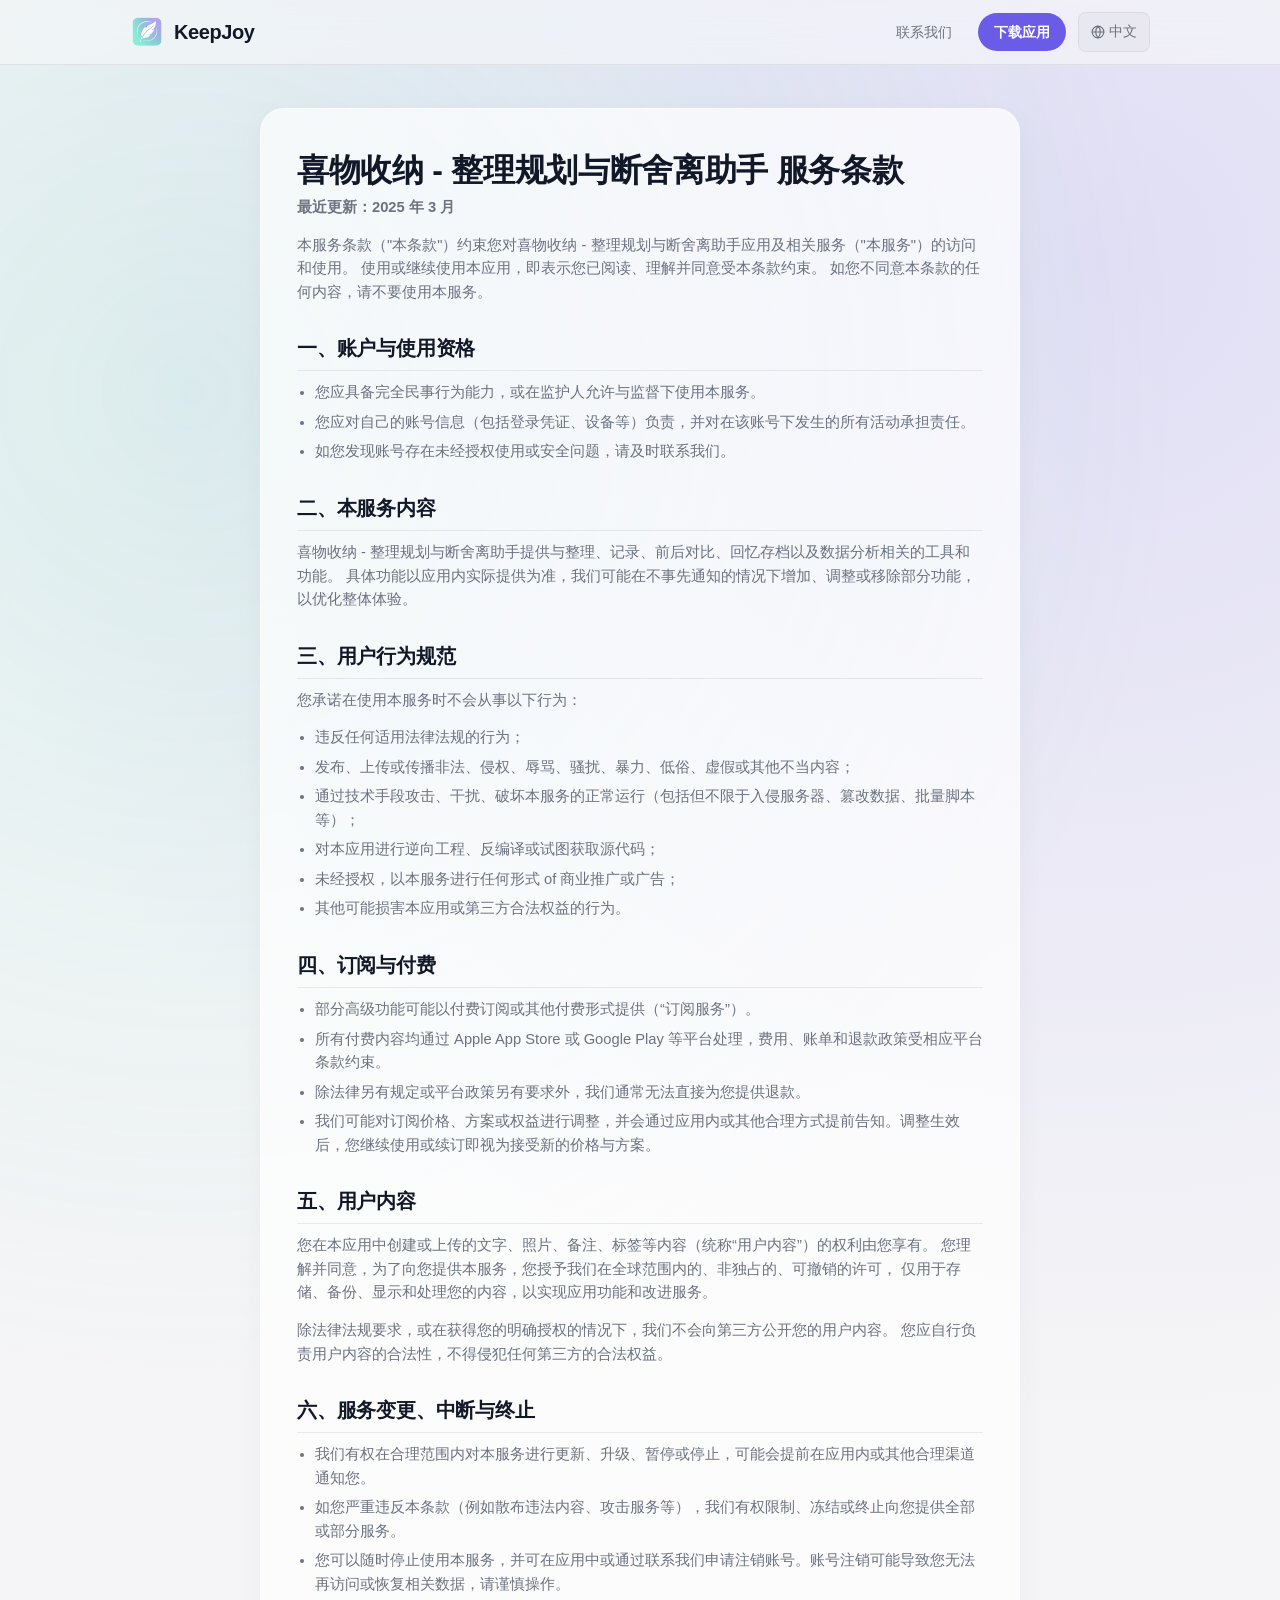
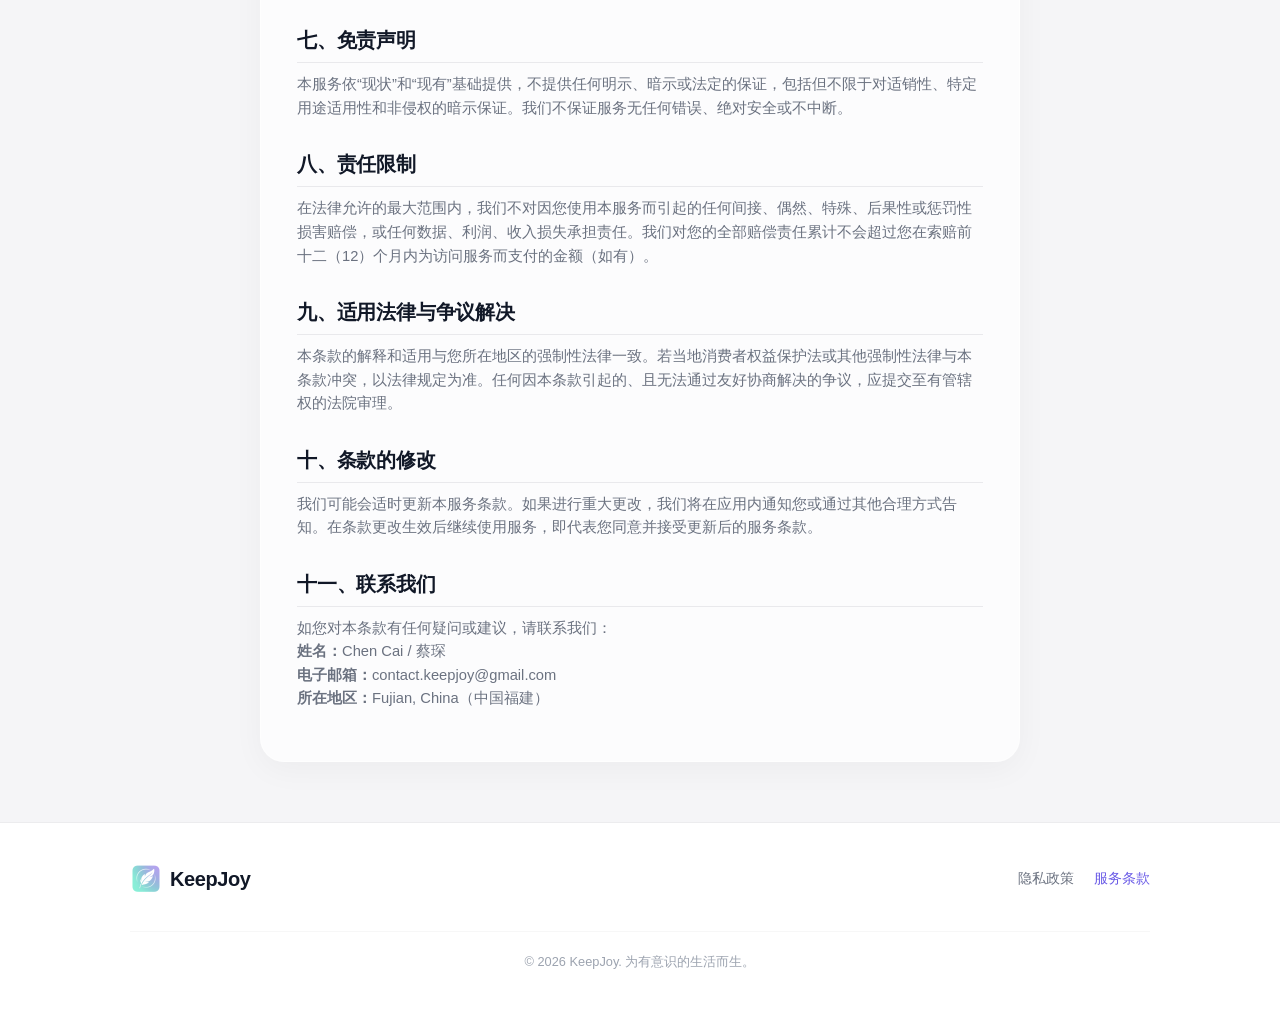
<file: terms_zh.html>
<!DOCTYPE html>
<html lang="zh">
<head>
  <meta charset="UTF-8" />
  <meta name="viewport" content="width=device-width, initial-scale=1.0" />
  <title>喜物收纳 - 整理规划与断舍离助手 服务条款</title>

  <!-- Favicon -->
  <link rel="icon" type="image/png" href="/logo.png" />
  <link rel="apple-touch-icon" href="/logo.png" />

  <link rel="preconnect" href="https://fonts.googleapis.com" />
  <link rel="preconnect" href="https://fonts.gstatic.com" crossorigin />
  
  <!-- Shared stylesheet -->
  <link rel="stylesheet" href="style.css" />
</head>
<body>
  <!-- HEADER -->
  <header class="site-header" id="mainHeader">
    <div class="container nav-wrapper">
      <a href="index.html" class="logo-link">
        <img src="logo.png" alt="KeepJoy Logo" class="logo-img" />
        <span class="logo-text">KeepJoy</span>
      </a>
      <div class="nav-right">
        <a href="contact.html" id="nav-contact" class="nav-link">联系我们</a>
        <a href="download.html" id="nav-download" class="btn-cta">下载应用</a>
        
        <!-- Lang Dropdown -->
        <div class="lang-dropdown">
          <button id="langBtn" class="lang-btn" aria-haspopup="true" aria-expanded="false" title="Language">
            <svg width="18" height="18" viewBox="0 0 24 24" fill="none" stroke="currentColor" stroke-width="2" stroke-linecap="round" stroke-linejoin="round">
              <circle cx="12" cy="12" r="10"></circle>
              <line x1="2" y1="12" x2="22" y2="12"></line>
              <path d="M12 2a15.3 15.3 0 0 1 4 10 15.3 15.3 0 0 1-4 10 15.3 15.3 0 0 1-4-10 15.3 15.3 0 0 1 4-10z"></path>
            </svg>
            <span id="lang-label">中文</span>
          </button>
          <div id="langMenu" class="lang-menu" role="menu" aria-hidden="true">
            <button data-lang="en" class="lang-option">English</button>
            <button data-lang="zh" class="lang-option">中文</button>
          </div>
        </div>
      </div>
    </div>
  </header>

  <main class="main-content">
    <div class="container">
      <div class="content-card legal-content">
        <h1>喜物收纳 - 整理规划与断舍离助手 服务条款</h1>
        <p><strong>最近更新：2025 年 3 月</strong></p>

        <p>
          本服务条款（"本条款"）约束您对喜物收纳 - 整理规划与断舍离助手应用及相关服务（"本服务"）的访问和使用。
          使用或继续使用本应用，即表示您已阅读、理解并同意受本条款约束。
          如您不同意本条款的任何内容，请不要使用本服务。
        </p>

        <h2>一、账户与使用资格</h2>
        <ul>
          <li>您应具备完全民事行为能力，或在监护人允许与监督下使用本服务。</li>
          <li>您应对自己的账号信息（包括登录凭证、设备等）负责，并对在该账号下发生的所有活动承担责任。</li>
          <li>如您发现账号存在未经授权使用或安全问题，请及时联系我们。</li>
        </ul>

        <h2>二、本服务内容</h2>
        <p>
          喜物收纳 - 整理规划与断舍离助手提供与整理、记录、前后对比、回忆存档以及数据分析相关的工具和功能。
          具体功能以应用内实际提供为准，我们可能在不事先通知的情况下增加、调整或移除部分功能，以优化整体体验。
        </p>

        <h2>三、用户行为规范</h2>
        <p>您承诺在使用本服务时不会从事以下行为：</p>
        <ul>
          <li>违反任何适用法律法规的行为；</li>
          <li>发布、上传或传播非法、侵权、辱骂、骚扰、暴力、低俗、虚假或其他不当内容；</li>
          <li>通过技术手段攻击、干扰、破坏本服务的正常运行（包括但不限于入侵服务器、篡改数据、批量脚本等）；</li>
          <li>对本应用进行逆向工程、反编译或试图获取源代码；</li>
          <li>未经授权，以本服务进行任何形式 of 商业推广或广告；</li>
          <li>其他可能损害本应用或第三方合法权益的行为。</li>
        </ul>

        <h2>四、订阅与付费</h2>
        <ul>
          <li>部分高级功能可能以付费订阅或其他付费形式提供（“订阅服务”）。</li>
          <li>所有付费内容均通过 Apple App Store 或 Google Play 等平台处理，费用、账单和退款政策受相应平台条款约束。</li>
          <li>除法律另有规定或平台政策另有要求外，我们通常无法直接为您提供退款。</li>
          <li>我们可能对订阅价格、方案或权益进行调整，并会通过应用内或其他合理方式提前告知。调整生效后，您继续使用或续订即视为接受新的价格与方案。</li>
        </ul>

        <h2>五、用户内容</h2>
        <p>
          您在本应用中创建或上传的文字、照片、备注、标签等内容（统称“用户内容”）的权利由您享有。
          您理解并同意，为了向您提供本服务，您授予我们在全球范围内的、非独占的、可撤销的许可，
          仅用于存储、备份、显示和处理您的内容，以实现应用功能和改进服务。
        </p>
        <p>
          除法律法规要求，或在获得您的明确授权的情况下，我们不会向第三方公开您的用户内容。
          您应自行负责用户内容的合法性，不得侵犯任何第三方的合法权益。
        </p>

        <h2>六、服务变更、中断与终止</h2>
        <ul>
          <li>我们有权在合理范围内对本服务进行更新、升级、暂停或停止，可能会提前在应用内或其他合理渠道通知您。</li>
          <li>如您严重违反本条款（例如散布违法内容、攻击服务等），我们有权限制、冻结或终止向您提供全部或部分服务。</li>
          <li>您可以随时停止使用本服务，并可在应用中或通过联系我们申请注销账号。账号注销可能导致您无法再访问或恢复相关数据，请谨慎操作。</li>
        </ul>

        <h2>七、免责声明</h2>
        <p>
          本服务依“现状”和“现有”基础提供，不提供任何明示、暗示或法定的保证，包括但不限于对适销性、特定用途适用性和非侵权的暗示保证。我们不保证服务无任何错误、绝对安全或不中断。
        </p>

        <h2>八、责任限制</h2>
        <p>
          在法律允许的最大范围内，我们不对因您使用本服务而引起的任何间接、偶然、特殊、后果性或惩罚性损害赔偿，或任何数据、利润、收入损失承担责任。我们对您的全部赔偿责任累计不会超过您在索赔前十二（12）个月内为访问服务而支付的金额（如有）。
        </p>

        <h2>九、适用法律与争议解决</h2>
        <p>
          本条款的解释和适用与您所在地区的强制性法律一致。若当地消费者权益保护法或其他强制性法律与本条款冲突，以法律规定为准。任何因本条款引起的、且无法通过友好协商解决的争议，应提交至有管辖权的法院审理。
        </p>

        <h2>十、条款的修改</h2>
        <p>
          我们可能会适时更新本服务条款。如果进行重大更改，我们将在应用内通知您或通过其他合理方式告知。在条款更改生效后继续使用服务，即代表您同意并接受更新后的服务条款。
        </p>

        <h2>十一、联系我们</h2>
        <p>
          如您对本条款有任何疑问或建议，请联系我们：<br />
          <strong>姓名：</strong>Chen Cai / 蔡琛<br />
          <strong>电子邮箱：</strong>contact.keepjoy@gmail.com<br />
          <strong>所在地区：</strong>Fujian, China（中国福建）
        </p>
      </div>
    </div>
  </main>

  <!-- FOOTER -->
  <footer class="site-footer">
    <div class="container footer-inner">
      <a href="index.html" class="footer-logo">
        <img src="logo.png" alt="KeepJoy Logo" style="height:32px; width:32px; border-radius:8px" />
        <span class="logo-text">KeepJoy</span>
      </a>
      <div class="footer-links">
        <a href="privacy_zh.html" id="footer-privacy">隐私政策</a>
        <a href="terms_zh.html" id="footer-terms" style="color: var(--brand-purple)">服务条款</a>
      </div>
      <p class="copyright">
        &copy; <span id="year"></span> KeepJoy. 为有意识的生活而生。
      </p>
    </div>
  </footer>

  <script>
    // Language control and navigation
    let currentLang = 'zh';
    localStorage.setItem('language', 'zh');

    function setLanguage(lang) {
      if (lang === 'en') {
        window.location.href = 'terms.html';
      }
    }

    // Wire up language dropdown UI
    (function(){
      const langBtn = document.getElementById('langBtn');
      const langMenu = document.getElementById('langMenu');
      if(!langBtn || !langMenu) return;
      
      langBtn.addEventListener('click', (e) => {
        e.stopPropagation();
        const show = langMenu.classList.toggle('show');
      });
      
      langMenu.addEventListener('click', (e) => {
        const btn = e.target.closest('button[data-lang]');
        if(!btn) return;
        const lang = btn.getAttribute('data-lang');
        setLanguage(lang);
      });
      
      document.addEventListener('click', (e) => {
        if(!langMenu.classList.contains('show')) return;
        if(!e.target.closest('.lang-dropdown')){
          langMenu.classList.remove('show');
        }
      });
    })();

    // Copyright year
    document.getElementById("year").textContent = new Date().getFullYear();
  </script>
</body>
</html>
</file>
<file: style.css>
/* ==========================================================================
   KeepJoy — Official Premium Design System (SF Pro & Native App Colors)
   ========================================================================== */

/* --- Custom Variables & Theme Tokens --- */
:root {
  /* Official App Colors */
  --brand-mint: #5ECFB8;
  --brand-purple: #6B5CE7;
  --brand-purple-dark: #111827;
  
  --bg: #F5F5F7;
  --white: #FFFFFF;
  --text-1: #111827;
  --text-2: #6B7280;
  --text-3: #9CA3AF;
  
  --glass-bg: rgba(255, 255, 255, 0.7);
  --glass-bg-hover: rgba(255, 255, 255, 0.85);
  --glass-border: rgba(255, 255, 255, 0.4);
  --glass-shadow: 0 8px 32px 0 rgba(0, 0, 0, 0.04);
  
  --border: rgba(17, 24, 39, 0.08);
  --radius-lg: 24px;
  --radius-md: 16px;
  --radius-sm: 12px;
  
  --max-w: 1100px;
  --gutter: clamp(1.25rem, 5vw, 2.5rem);
  --header-h: 72px;
}

/* --- Base & Reset --- */
*, *::before, *::after {
  box-sizing: border-box;
  margin: 0;
  padding: 0;
}

html {
  scroll-behavior: smooth;
  scroll-padding-top: var(--header-h);
}

body {
  /* Using native iOS system fonts */
  font-family: -apple-system, BlinkMacSystemFont, "SF Pro Text", "Helvetica Neue", "Noto Sans SC", sans-serif;
  background: var(--bg);
  color: var(--text-1);
  line-height: 1.6;
  -webkit-font-smoothing: antialiased;
  overflow-x: hidden;
  position: relative;
}

/* --- Ambient mesh background following app gradient --- */
body::before {
  content: '';
  position: absolute;
  top: 0; left: 0; right: 0; bottom: 0;
  background: 
    radial-gradient(circle at 15% 15%, rgba(94, 207, 184, 0.15) 0%, transparent 40%),
    radial-gradient(circle at 85% 10%, rgba(107, 92, 231, 0.15) 0%, transparent 45%);
  z-index: -2;
  pointer-events: none;
}

img {
  max-width: 100%;
  height: auto;
  display: block;
}

a {
  color: inherit;
  text-decoration: none;
  transition: all 0.2s ease;
}

button {
  font: inherit;
  border: none;
  cursor: pointer;
  background: transparent;
  outline: none;
}

.container {
  width: 100%;
  max-width: var(--max-w);
  margin: 0 auto;
  padding: 0 var(--gutter);
}

/* --- SF Pro Display for Headings --- */
h1, h2, h3, h4 {
  font-family: -apple-system, BlinkMacSystemFont, "SF Pro Display", "Helvetica Neue", "Noto Sans SC", sans-serif;
  color: var(--text-1);
  font-weight: 700;
  letter-spacing: -0.01em;
}

/* ==========================================================================
   HEADER / NAVIGATION
   ========================================================================== */
.site-header {
  position: fixed;
  top: 0; left: 0; right: 0;
  z-index: 100;
  padding: 12px 0;
  background: rgba(245, 245, 247, 0.7);
  backdrop-filter: saturate(180%) blur(20px);
  -webkit-backdrop-filter: saturate(180%) blur(20px);
  border-bottom: 1px solid var(--border);
  transition: all 0.3s ease;
}

.site-header.scrolled {
  background: rgba(255, 255, 255, 0.85);
  box-shadow: 0 4px 20px rgba(0, 0, 0, 0.02);
}

.nav-wrapper {
  display: flex;
  justify-content: space-between;
  align-items: center;
}

.logo-link {
  display: flex;
  align-items: center;
  gap: 10px;
}

.logo-img {
  height: 34px;
  width: 34px;
  border-radius: 8px;
}

.logo-text {
  font-size: 1.25rem;
  font-weight: 700;
  letter-spacing: -0.02em;
  color: var(--text-1);
}

.nav-right {
  display: flex;
  align-items: center;
  gap: 12px;
}

.nav-link {
  padding: 8px 14px;
  font-size: 0.88rem;
  font-weight: 500;
  color: var(--text-2);
  border-radius: 8px;
  transition: all 0.2s ease;
}

.nav-link:hover {
  color: var(--text-1);
  background: rgba(0, 0, 0, 0.04);
}

/* Apple style download CTA button */
.btn-cta {
  background: var(--brand-purple);
  color: var(--white);
  padding: 8px 16px;
  font-size: 0.88rem;
  font-weight: 600;
  border-radius: 99px;
  transition: all 0.2s ease;
  display: inline-flex;
  align-items: center;
  justify-content: center;
}

.btn-cta:hover {
  opacity: 0.9;
  transform: scale(1.02);
}

.lang-dropdown {
  position: relative;
}

.lang-btn {
  display: flex;
  align-items: center;
  justify-content: center;
  gap: 4px;
  padding: 8px 12px;
  font-size: 0.85rem;
  font-weight: 500;
  color: var(--text-2);
  background: rgba(0, 0, 0, 0.03);
  border: 1px solid rgba(0, 0, 0, 0.05);
  border-radius: 8px;
}

.lang-btn:hover {
  background: rgba(0, 0, 0, 0.06);
  color: var(--text-1);
}

.lang-btn svg {
  width: 14px;
  height: 14px;
}

.lang-menu {
  position: absolute;
  top: calc(100% + 6px);
  right: 0;
  background: var(--white);
  border-radius: 10px;
  box-shadow: 0 8px 24px rgba(0,0,0,0.08);
  border: 1px solid var(--border);
  padding: 4px;
  min-width: 120px;
  opacity: 0;
  visibility: hidden;
  transform: translateY(-4px);
  transition: all 0.2s ease;
}

.lang-menu.show {
  opacity: 1;
  visibility: visible;
  transform: translateY(0);
}

.lang-option {
  display: block;
  width: 100%;
  text-align: left;
  padding: 6px 10px;
  font-size: 0.85rem;
  font-weight: 500;
  color: var(--text-2);
  border-radius: 6px;
}

.lang-option:hover {
  background: rgba(0, 0, 0, 0.04);
  color: var(--brand-purple);
}

/* ==========================================================================
   HERO SECTION
   ========================================================================== */
.hero {
  padding-top: clamp(100px, 14vh, 140px);
  padding-bottom: clamp(60px, 8vh, 90px);
}

.hero-inner {
  display: grid;
  grid-template-columns: 1.15fr 0.85fr;
  gap: 40px;
  align-items: center;
}

.hero-copy {
  max-width: 540px;
}

.hero-badge {
  display: inline-flex;
  align-items: center;
  gap: 6px;
  padding: 4px 12px;
  background: rgba(94, 207, 184, 0.12);
  border-radius: 100px;
  font-size: 0.78rem;
  font-weight: 600;
  color: #3b9b87;
  margin-bottom: 20px;
}

.badge-dot {
  width: 6px;
  height: 6px;
  border-radius: 50%;
  background: var(--brand-mint);
}

.hero-title {
  font-size: clamp(2.25rem, 1.2rem + 3.8vw, 3.75rem);
  font-weight: 800;
  line-height: 1.12;
  margin-bottom: 16px;
  letter-spacing: -0.02em;
}

.hero-title span.gradient {
  background: linear-gradient(135deg, var(--brand-purple), #4a3ee3);
  -webkit-background-clip: text;
  -webkit-text-fill-color: transparent;
  background-clip: text;
}

.hero-desc {
  font-size: clamp(0.95rem, 0.9rem + 0.15vw, 1.15rem);
  color: var(--text-2);
  margin-bottom: 32px;
  line-height: 1.65;
}

.store-row {
  display: flex;
  flex-wrap: wrap;
  gap: 12px;
}

.store-badge-official {
  display: inline-block;
  height: 40px;
  width: 135px;
  transition: all 0.2s cubic-bezier(0.25, 0.8, 0.25, 1);
  border-radius: 6px;
}

.store-badge-official:hover {
  transform: translateY(-2px) scale(1.02);
  filter: brightness(1.1);
}

.store-badge-official svg {
  width: 100%;
  height: 100%;
  display: block;
}

/* Stacking phone mockups */
.hero-mockups {
  display: grid;
  place-items: center;
  position: relative;
  height: 440px;
}

.phone-mockup {
  grid-row: 1; grid-column: 1;
  width: clamp(180px, 16vw, 220px);
  border-radius: 32px;
  border: 9px solid #08080A;
  background: #000;
  box-shadow: 0 20px 45px rgba(0,0,0,0.12);
  transition: transform 0.4s cubic-bezier(0.25, 0.8, 0.25, 1), opacity 0.4s cubic-bezier(0.25, 0.8, 0.25, 1), box-shadow 0.4s cubic-bezier(0.25, 0.8, 0.25, 1);
  will-change: transform;
  overflow: hidden;
  position: relative;
}

/* Dynamic Island for hero mockups */
.phone-mockup::before {
  content: '';
  position: absolute;
  top: 8px;
  left: 50%;
  transform: translateX(-50%);
  width: 60px;
  height: 14px;
  background: #000;
  border-radius: 7px;
  z-index: 10;
}

/* Home Indicator for hero mockups */
.phone-mockup::after {
  content: '';
  position: absolute;
  bottom: 7px;
  left: 50%;
  transform: translateX(-50%);
  width: 70px;
  height: 3px;
  background: rgba(255, 255, 255, 0.85);
  border-radius: 1.5px;
  z-index: 10;
}

.phone-mockup img {
  width: 100%;
  display: block;
  border-radius: 23px;
}

.mockup-center {
  z-index: 3;
}

.mockup-left {
  z-index: 2;
  transform: translateX(-50%) translateY(24px) rotate(-8deg) scale(0.9);
}

.mockup-right {
  z-index: 2;
  transform: translateX(50%) translateY(24px) rotate(8deg) scale(0.9);
}

.hero-mockups:hover .mockup-left {
  transform: translateX(-65%) translateY(12px) rotate(-5deg) scale(0.93);
}

.hero-mockups:hover .mockup-right {
  transform: translateX(65%) translateY(12px) rotate(5deg) scale(0.93);
}

.phone-mockup:hover {
  transform: translateY(-10px) scale(1.02) !important;
  z-index: 5;
  box-shadow: 0 25px 50px rgba(0,0,0,0.2);
}

/* ==========================================================================
   INTERACTIVE GAME SECTION
   ========================================================================== */
.interactive-demo {
  padding: 60px 0;
  background: rgba(255, 255, 255, 0.4);
  border-top: 1px solid var(--border);
  border-bottom: 1px solid var(--border);
}

.demo-wrapper {
  max-width: 800px;
  margin: 0 auto;
  text-align: center;
}

.demo-title {
  font-size: clamp(1.6rem, 1.2rem + 2vw, 2.2rem);
  margin-bottom: 12px;
}

.demo-subtitle {
  color: var(--text-2);
  margin-bottom: 32px;
  max-width: 540px;
  margin-left: auto;
  margin-right: auto;
  font-size: 0.95rem;
}

.game-viewport {
  width: 100%;
  max-width: 380px;
  height: 530px;
  margin: 0 auto;
  perspective: 1000px;
  margin-bottom: 16px;
}

/* iOS glassmorphism card style (matching greeting card in app) */
.demo-glass-panel {
  width: 100%;
  height: 100%;
  background: rgba(255, 255, 255, 0.3);
  backdrop-filter: blur(15px);
  -webkit-backdrop-filter: blur(15px);
  border: 1px solid rgba(255, 255, 255, 0.4);
  border-radius: var(--radius-lg);
  box-shadow: 0 10px 30px rgba(0, 0, 0, 0.03);
  padding: 20px;
  display: flex;
  flex-direction: column;
  justify-content: space-between;
  align-items: center;
  position: relative;
  overflow: hidden;
}

.game-score-row {
  width: 100%;
  display: flex;
  justify-content: space-between;
  align-items: center;
  font-size: 0.8rem;
  font-weight: 600;
  color: var(--text-2);
  z-index: 10;
}

.progress-indicator {
  display: flex;
  gap: 4px;
}

.progress-dot {
  width: 20px;
  height: 5px;
  background: rgba(0, 0, 0, 0.06);
  border-radius: 99px;
  transition: all 0.3s ease;
}

.progress-dot.active {
  background: var(--brand-purple);
}

.progress-dot.completed {
  background: var(--brand-mint);
}

.card-container {
  position: relative;
  width: 100%;
  height: 340px;
  display: flex;
  justify-content: center;
  align-items: center;
}

.game-card {
  position: absolute;
  width: 260px;
  height: 340px;
  background: var(--white);
  border-radius: 20px;
  border: 1px solid rgba(0,0,0,0.05);
  box-shadow: 0 10px 25px rgba(0,0,0,0.05);
  display: flex;
  flex-direction: column;
  padding: 18px;
  cursor: grab;
  user-select: none;
  transform-origin: 50% 99%;
  transition: transform 0.45s cubic-bezier(0.175, 0.885, 0.32, 1.15), opacity 0.2s;
  z-index: 3;
}

.game-card:active {
  cursor: grabbing;
}

.game-card.inactive {
  pointer-events: none;
  opacity: 0;
  transform: scale(0.9) translateY(10px);
}

.game-card.stacked-1 {
  transform: translateY(10px) scale(0.96);
  z-index: 2;
  opacity: 0.85;
}

.game-card.stacked-2 {
  transform: translateY(20px) scale(0.92);
  z-index: 1;
  opacity: 0.5;
}

.card-item-image {
  height: 160px;
  background: linear-gradient(135deg, rgba(94, 207, 184, 0.1), rgba(107, 92, 231, 0.1));
  border-radius: 12px;
  display: flex;
  align-items: center;
  justify-content: center;
  margin-bottom: 12px;
  overflow: hidden;
}

.card-item-name {
  font-weight: 700;
  font-size: 1.1rem;
  margin-bottom: 4px;
  color: var(--text-1);
}

.card-item-story {
  font-size: 0.8rem;
  color: var(--text-2);
  line-height: 1.35;
}

.game-controls {
  display: flex;
  gap: 16px;
  z-index: 10;
  width: 100%;
  justify-content: center;
}

.btn-game {
  width: 48px;
  height: 48px;
  border-radius: 50%;
  display: flex;
  align-items: center;
  justify-content: center;
  font-size: 1.1rem;
  transition: all 0.2s;
  box-shadow: 0 4px 10px rgba(0,0,0,0.06);
  background: var(--white);
  border: 1px solid rgba(0,0,0,0.05);
}

.btn-game.let-go:hover {
  background: #FFF0F2;
  color: #FF5A79;
  border-color: rgba(255, 90, 121, 0.15);
  transform: scale(1.1);
}

.btn-game.spark-joy:hover {
  background: #F0FFF9;
  color: #00B171;
  border-color: rgba(0, 177, 113, 0.15);
  transform: scale(1.1);
}

.btn-game:active {
  transform: scale(0.95);
}

/* Animation directions */
.swipe-left-anim {
  transform: translateX(-350px) translateY(30px) rotate(-25deg) !important;
  opacity: 0 !important;
}

.swipe-right-anim {
  transform: translateX(350px) translateY(30px) rotate(25deg) !important;
  opacity: 0 !important;
}

.game-finished-screen {
  display: flex;
  flex-direction: column;
  align-items: center;
  justify-content: center;
  text-align: center;
  padding: 20px 10px;
  height: 100%;
  width: 100%;
}

.sparkle-icon {
  font-size: 3.5rem;
  margin-bottom: 16px;
  animation: float 3s ease-in-out infinite;
}

@keyframes float {
  0%, 100% { transform: translateY(0px); }
  50% { transform: translateY(-8px); }
}

.finish-title {
  font-size: 1.5rem;
  margin-bottom: 8px;
}

.finish-desc {
  font-size: 0.88rem;
  color: var(--text-2);
  margin-bottom: 24px;
}

/* ==========================================================================
   FEATURES SHOWCASE
   ========================================================================== */
.features-section {
  padding: 80px 0;
}

.features-header {
  text-align: center;
  margin-bottom: 50px;
}

.features-header .section-title {
  font-size: clamp(1.85rem, 1.2rem + 2.5vw, 2.75rem);
  margin-bottom: 10px;
}

.features-header .section-desc {
  color: var(--text-2);
  max-width: 540px;
  margin: 0 auto;
  font-size: 0.95rem;
}

.features-layout {
  display: grid;
  grid-template-columns: 1.15fr 0.85fr;
  gap: 60px;
  align-items: start;
}

.features-list {
  display: flex;
  flex-direction: column;
  gap: 20px;
}

.showcase-card {
  background: var(--glass-bg);
  border: 1px solid var(--glass-border);
  border-radius: var(--radius-md);
  padding: 24px;
  display: flex;
  gap: 16px;
  cursor: pointer;
  box-shadow: var(--glass-shadow);
  transition: all 0.3s cubic-bezier(0.16, 1, 0.3, 1);
  text-align: left;
}

.showcase-card:hover {
  background: var(--glass-bg-hover);
  transform: translateX(4px);
}

.showcase-card.active {
  background: var(--white);
  border-color: rgba(107, 92, 231, 0.15);
  box-shadow: 0 10px 25px rgba(0, 0, 0, 0.05);
  transform: translateX(6px);
}

.feature-icon-box {
  width: 46px;
  height: 46px;
  border-radius: 12px;
  display: flex;
  align-items: center;
  justify-content: center;
  font-size: 1.35rem;
  flex-shrink: 0;
}

.showcase-card.active .feature-icon-box {
  background: rgba(94, 207, 184, 0.15);
}

.showcase-card:not(.active) .feature-icon-box {
  background: rgba(0, 0, 0, 0.03);
}

.feature-card-content h3 {
  font-size: 1.1rem;
  margin-bottom: 4px;
  color: var(--text-1);
}

.feature-card-content p {
  font-size: 0.88rem;
  color: var(--text-2);
  line-height: 1.45;
}

.showcase-sticky-phone {
  position: sticky;
  top: calc(var(--header-h) + 40px);
  display: flex;
  justify-content: center;
}

.phone-solo-frame {
  width: 270px;
  height: 540px;
  border-radius: 42px;
  border: 11px solid #08080A;
  background: #000;
  box-shadow: 0 30px 60px rgba(0,0,0,0.18);
  overflow: hidden;
  position: relative;
}

/* Dynamic Island */
.phone-solo-frame::before {
  content: '';
  position: absolute;
  top: 10px;
  left: 50%;
  transform: translateX(-50%);
  width: 80px;
  height: 18px;
  background: #000;
  border-radius: 9px;
  z-index: 10;
}

/* Home Indicator */
.phone-solo-frame::after {
  content: '';
  position: absolute;
  bottom: 8px;
  left: 50%;
  transform: translateX(-50%);
  width: 90px;
  height: 4px;
  background: rgba(255, 255, 255, 0.85);
  border-radius: 2px;
  z-index: 10;
}

.phone-screen-slider {
  display: flex;
  width: 100%;
  height: 100%;
  transition: transform 0.45s cubic-bezier(0.16, 1, 0.3, 1);
}

.phone-screen-img {
  width: 100%;
  height: 100%;
  object-fit: cover;
  flex-shrink: 0;
  display: block;
}

/* ==========================================================================
   DOWNLOAD / CTA BAND
   ========================================================================== */
.download-band {
  padding: 60px 0 80px;
}

.download-card {
  background: linear-gradient(135deg, rgba(94, 207, 184, 0.2), rgba(107, 92, 231, 0.2));
  border-radius: var(--radius-lg);
  padding: 50px 32px;
  text-align: center;
  color: var(--text-1);
  box-shadow: var(--glass-shadow);
  border: 1px solid var(--glass-border);
}

.download-card h2 {
  font-size: clamp(1.6rem, 1.2rem + 2.5vw, 2.5rem);
  margin-bottom: 10px;
}

.download-card p {
  font-size: 1rem;
  max-width: 500px;
  margin: 0 auto 28px;
  color: var(--text-2);
}

.download-card .store-row {
  justify-content: center;
}

/* ==========================================================================
   SUBPAGES (DOWNLOAD, CONTACT, ACCOUNT & DATA, PRIVACY)
   ========================================================================== */
.main-content {
  padding-top: clamp(90px, 12vh, 120px);
  padding-bottom: 60px;
}

.content-card {
  background: var(--glass-bg);
  border: 1px solid var(--glass-border);
  border-radius: var(--radius-lg);
  padding: clamp(20px, 4vw, 36px);
  box-shadow: var(--glass-shadow);
  max-width: 760px;
  margin: 0 auto;
}

.page-title {
  font-size: clamp(1.75rem, 1.2rem + 2.5vw, 2.5rem);
  margin-bottom: 10px;
  color: var(--text-1);
}

.page-lead {
  font-size: 0.98rem;
  color: var(--text-2);
  margin-bottom: 24px;
}

/* Forms styling (Contact Page) */
.form-grid {
  display: grid;
  gap: 16px;
  margin-top: 16px;
}

.form-row-2 {
  display: grid;
  grid-template-columns: 1fr 1fr;
  gap: 16px;
}

.form-group {
  display: flex;
  flex-direction: column;
}

.form-group label {
  font-size: 0.82rem;
  font-weight: 600;
  color: var(--text-1);
  margin-bottom: 6px;
}

.form-input {
  width: 100%;
  padding: 10px 14px;
  border: 1.5px solid var(--border);
  border-radius: 10px;
  font-family: inherit;
  font-size: 0.92rem;
  background: var(--white);
  transition: all 0.2s ease;
  min-height: 44px;
}

.form-input:focus {
  outline: none;
  border-color: var(--brand-purple);
  box-shadow: 0 0 0 3px rgba(107, 92, 231, 0.1);
}

textarea.form-input {
  min-height: 120px;
  resize: vertical;
}

.form-help {
  font-size: 0.78rem;
  color: var(--text-2);
  margin-top: 4px;
}

.form-status {
  padding: 10px 14px;
  border-radius: 8px;
  font-weight: 600;
  font-size: 0.88rem;
  margin-top: 12px;
}

.form-status.success {
  background: #F0FFF9;
  color: #00B171;
  border: 1px solid rgba(0, 177, 113, 0.1);
}

.form-status.error {
  background: #FFF0F2;
  color: #FF5A79;
  border: 1px solid rgba(255, 90, 121, 0.1);
}

/* Download Page Specifics */
.download-grid {
  display: grid;
  grid-template-columns: 1.1fr 0.9fr;
  gap: 30px;
  align-items: center;
}

.download-option-card {
  background: var(--white);
  border-radius: var(--radius-md);
  padding: 24px;
  text-align: center;
  border: 1px solid var(--border);
  box-shadow: 0 4px 16px rgba(0,0,0,0.02);
  transition: all 0.3s ease;
}

.download-option-card:hover {
  transform: translateY(-3px);
  box-shadow: 0 10px 25px rgba(0,0,0,0.05);
}

.download-qr-box {
  width: 120px;
  height: 120px;
  background: var(--white);
  border: 1.5px solid var(--border);
  border-radius: var(--radius-sm);
  padding: 6px;
  margin: 0 auto 16px;
  display: flex;
  align-items: center;
  justify-content: center;
}

.download-qr-box img {
  width: 100%;
  height: 100%;
}

.download-app-icon {
  width: 64px;
  height: 64px;
  border-radius: 14px;
  margin: 0 auto 16px;
  box-shadow: 0 4px 12px rgba(0,0,0,0.08);
}

/* Legal Articles Layout (Privacy, Terms) */
.legal-content {
  color: var(--text-1);
}

.legal-content h2 {
  font-size: 1.25rem;
  margin-top: 28px;
  margin-bottom: 10px;
  border-bottom: 1.5px solid var(--border);
  padding-bottom: 6px;
}

.legal-content h3 {
  font-size: 1.05rem;
  margin-top: 18px;
  margin-bottom: 8px;
  font-weight: 600;
}

.legal-content p, .legal-content ul {
  margin-bottom: 14px;
  font-size: 0.92rem;
  color: var(--text-2);
}

.legal-content ul {
  padding-left: 18px;
}

.legal-content li {
  margin-bottom: 6px;
}

/* ==========================================================================
   FOOTER
   ========================================================================== */
.site-footer {
  padding: 40px 0;
  border-top: 1px solid var(--border);
  background: var(--white);
  position: relative;
  z-index: 1;
}

.footer-inner {
  display: flex;
  justify-content: space-between;
  align-items: center;
  flex-wrap: wrap;
  gap: 16px;
}

.footer-logo {
  display: flex;
  align-items: center;
  gap: 8px;
}

.footer-links {
  display: flex;
  flex-wrap: wrap;
  gap: 20px;
}

.footer-links a {
  font-size: 0.85rem;
  font-weight: 500;
  color: var(--text-2);
}

.footer-links a:hover {
  color: var(--text-1);
}

.copyright {
  font-size: 0.8rem;
  color: var(--text-3);
  font-weight: 500;
  width: 100%;
  text-align: center;
  margin-top: 20px;
  border-top: 1.5px solid rgba(0, 0, 0, 0.03);
  padding-top: 20px;
}

/* Scroll reveal helper */
.reveal-on-scroll {
  opacity: 0;
  transform: translateY(20px);
  transition: opacity 0.6s cubic-bezier(0.16, 1, 0.3, 1),
              transform 0.6s cubic-bezier(0.16, 1, 0.3, 1);
}

.reveal-on-scroll.visible {
  opacity: 1;
  transform: translateY(0);
}

/* ==========================================================================
   RESPONSIVE DESIGN MEDIA QUERIES
   ========================================================================== */
@media (max-width: 992px) {
  .hero-inner {
    grid-template-columns: 1fr;
    text-align: center;
    gap: 40px;
  }
  
  .hero-copy {
    max-width: 100%;
    margin: 0 auto;
  }
  
  .hero-desc {
    margin-left: auto;
    margin-right: auto;
  }
  
  .store-row {
    justify-content: center;
  }
  
  .hero-mockups {
    height: 360px;
    margin-top: 10px;
  }
  
  .phone-mockup {
    width: clamp(150px, 20vw, 190px);
  }
  
  .features-layout {
    grid-template-columns: 1fr;
    gap: 30px;
  }
  
  .showcase-sticky-phone {
    display: none;
  }
  
  .showcase-card.active {
    transform: none;
  }
}

@media (max-width: 768px) {
  :root {
    --gutter: 1.25rem;
  }
  
  .form-row-2 {
    grid-template-columns: 1fr;
  }
  
  .download-grid {
    grid-template-columns: 1fr;
    gap: 20px;
  }
  
  .footer-inner {
    flex-direction: column;
    text-align: center;
  }
  
  .footer-links {
    justify-content: center;
  }
}

@media (max-width: 576px) {
  .phone-left {
    transform: translateX(-35%) translateY(16px) rotate(-6deg) scale(0.85);
  }
  
  .phone-right {
    transform: translateX(35%) translateY(16px) rotate(6deg) scale(0.85);
  }
  
  .hero-mockups:hover .phone-left {
    transform: translateX(-45%) translateY(8px) rotate(-4deg) scale(0.88);
  }
  
  .hero-mockups:hover .phone-right {
    transform: translateX(45%) translateY(8px) rotate(4deg) scale(0.88);
  }
}
</file>
